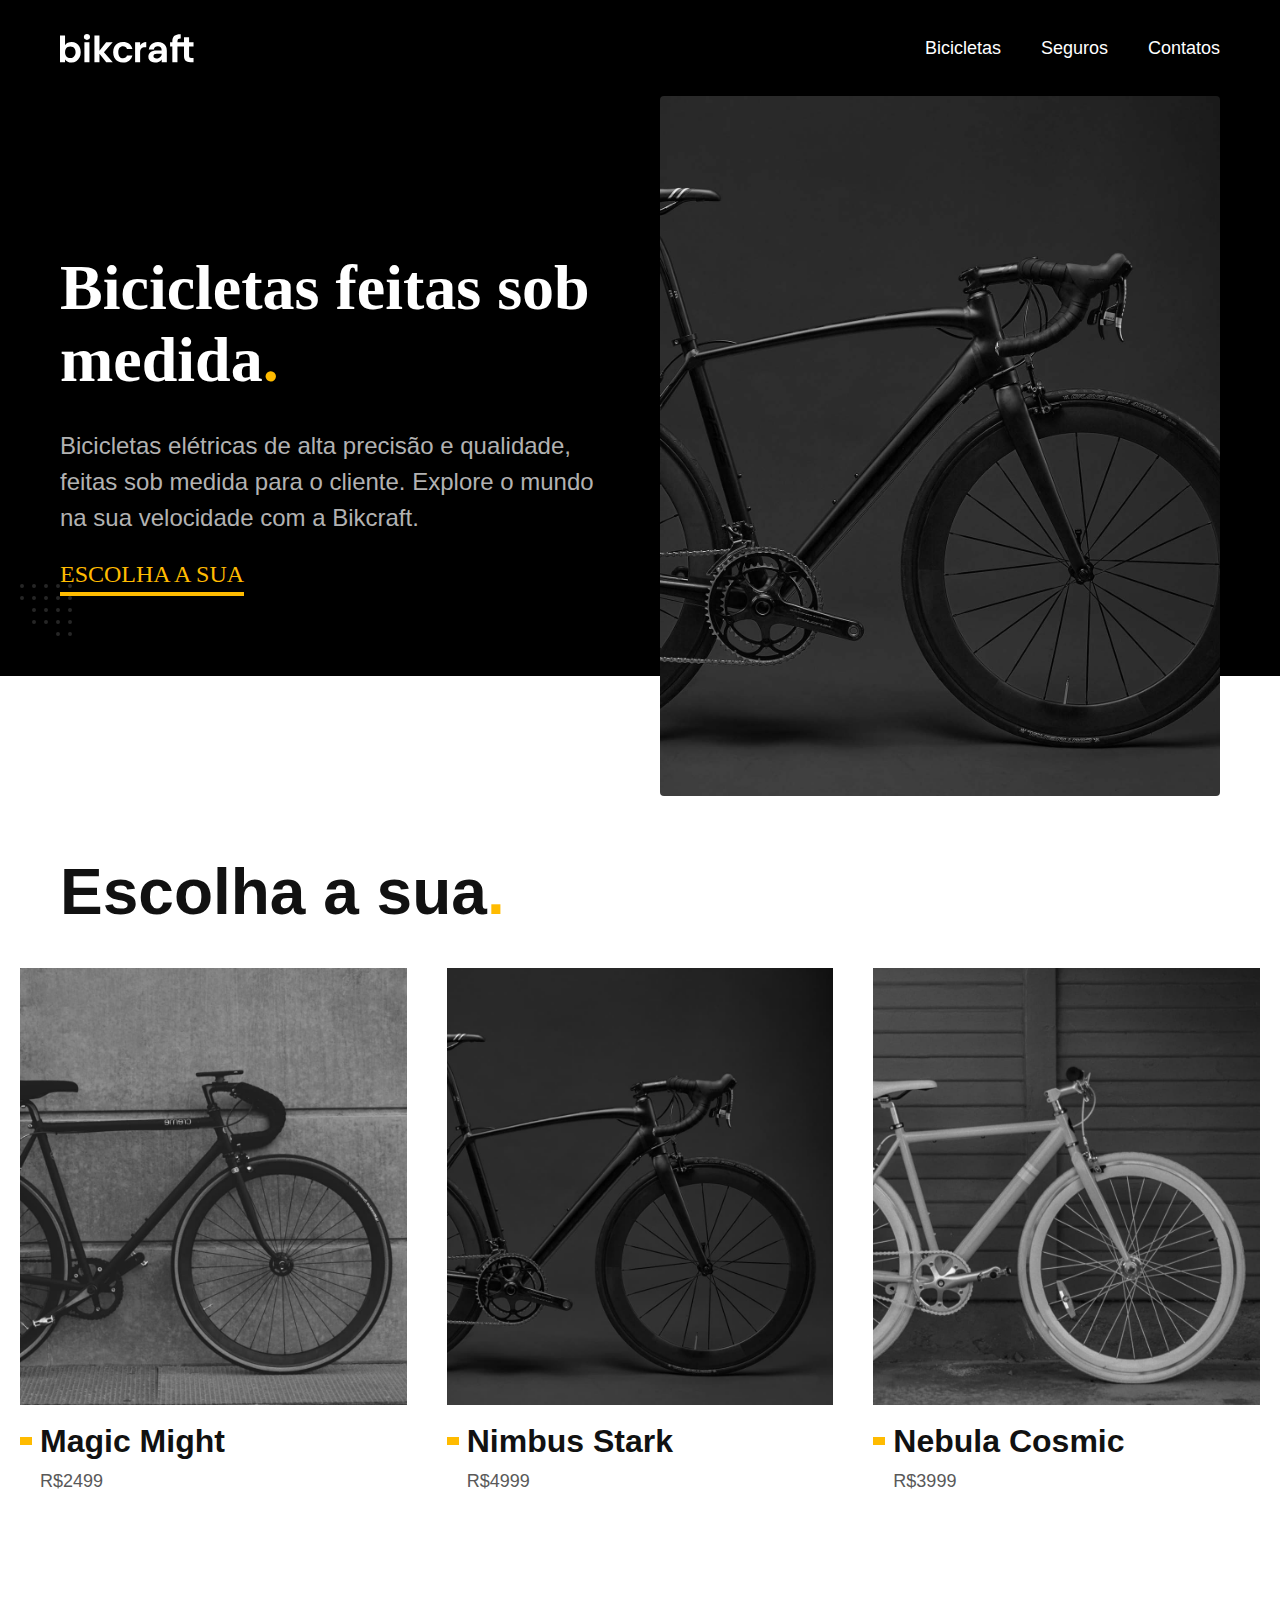
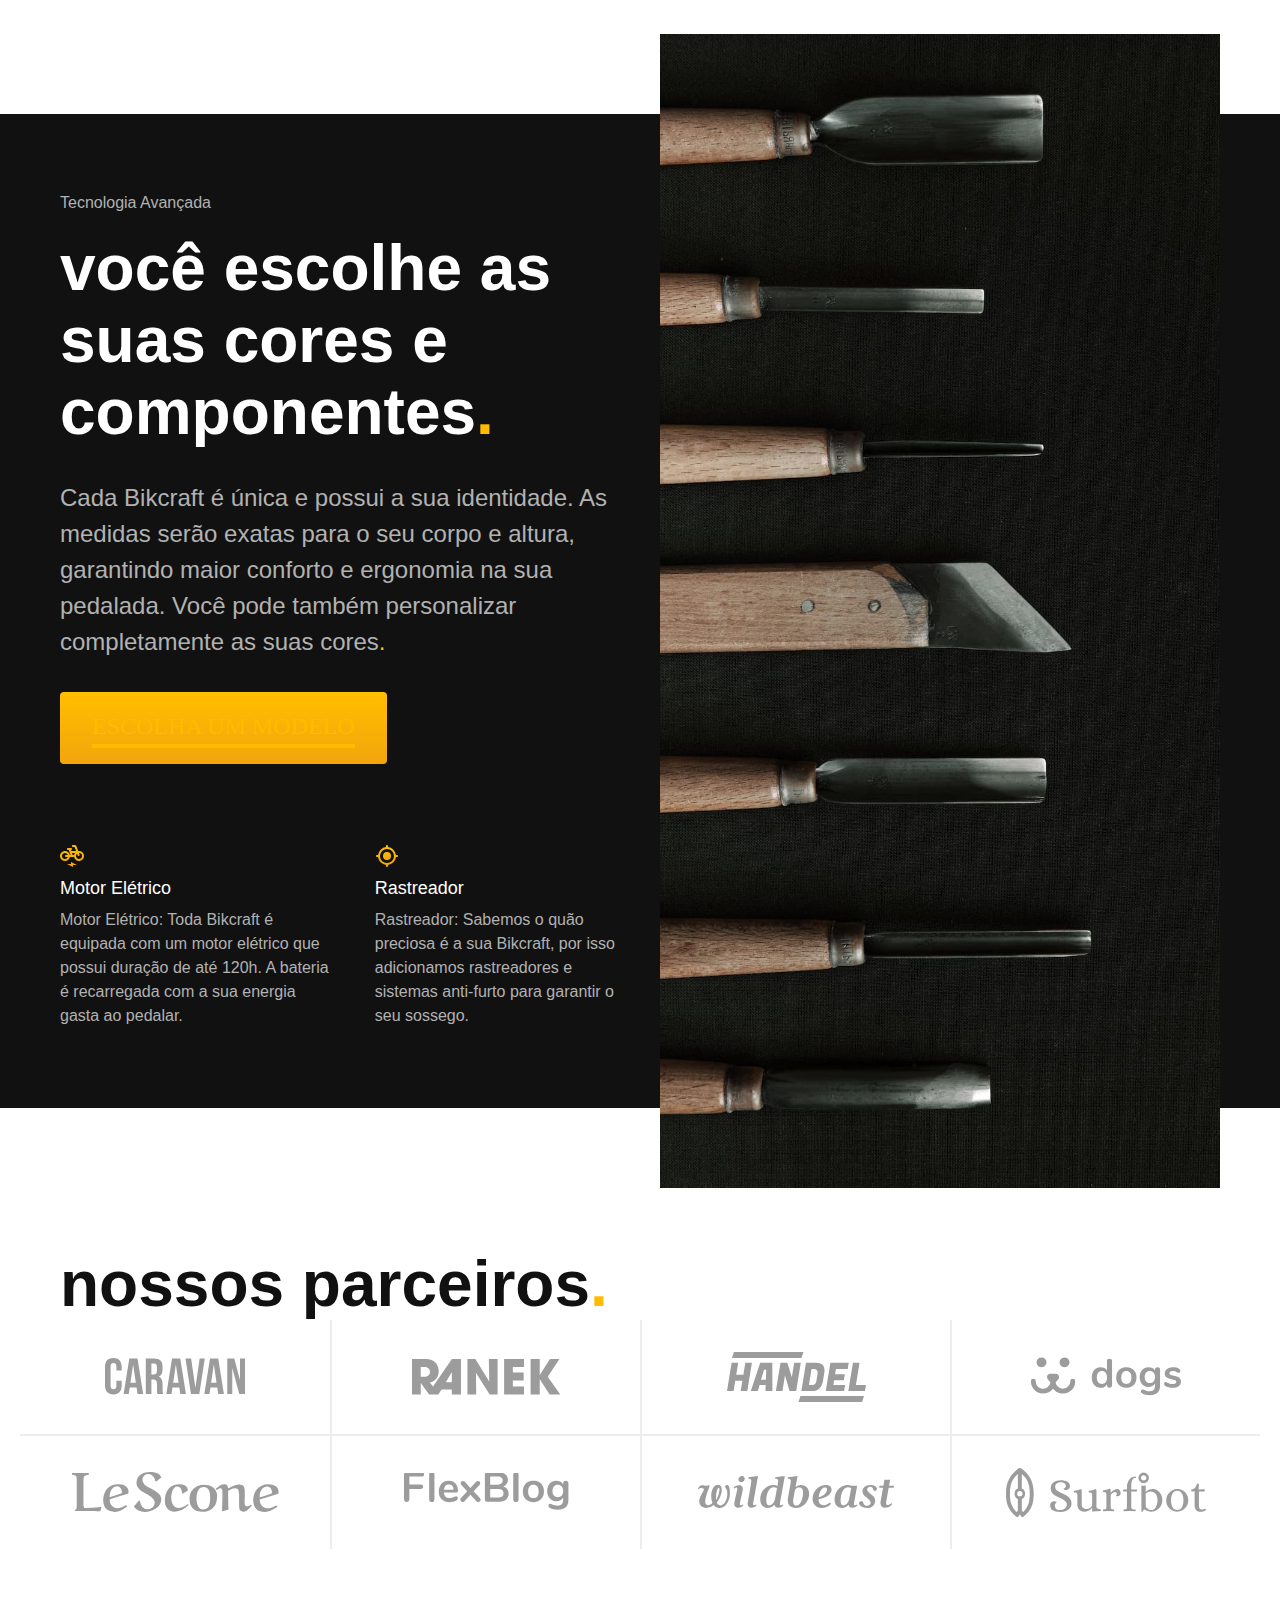
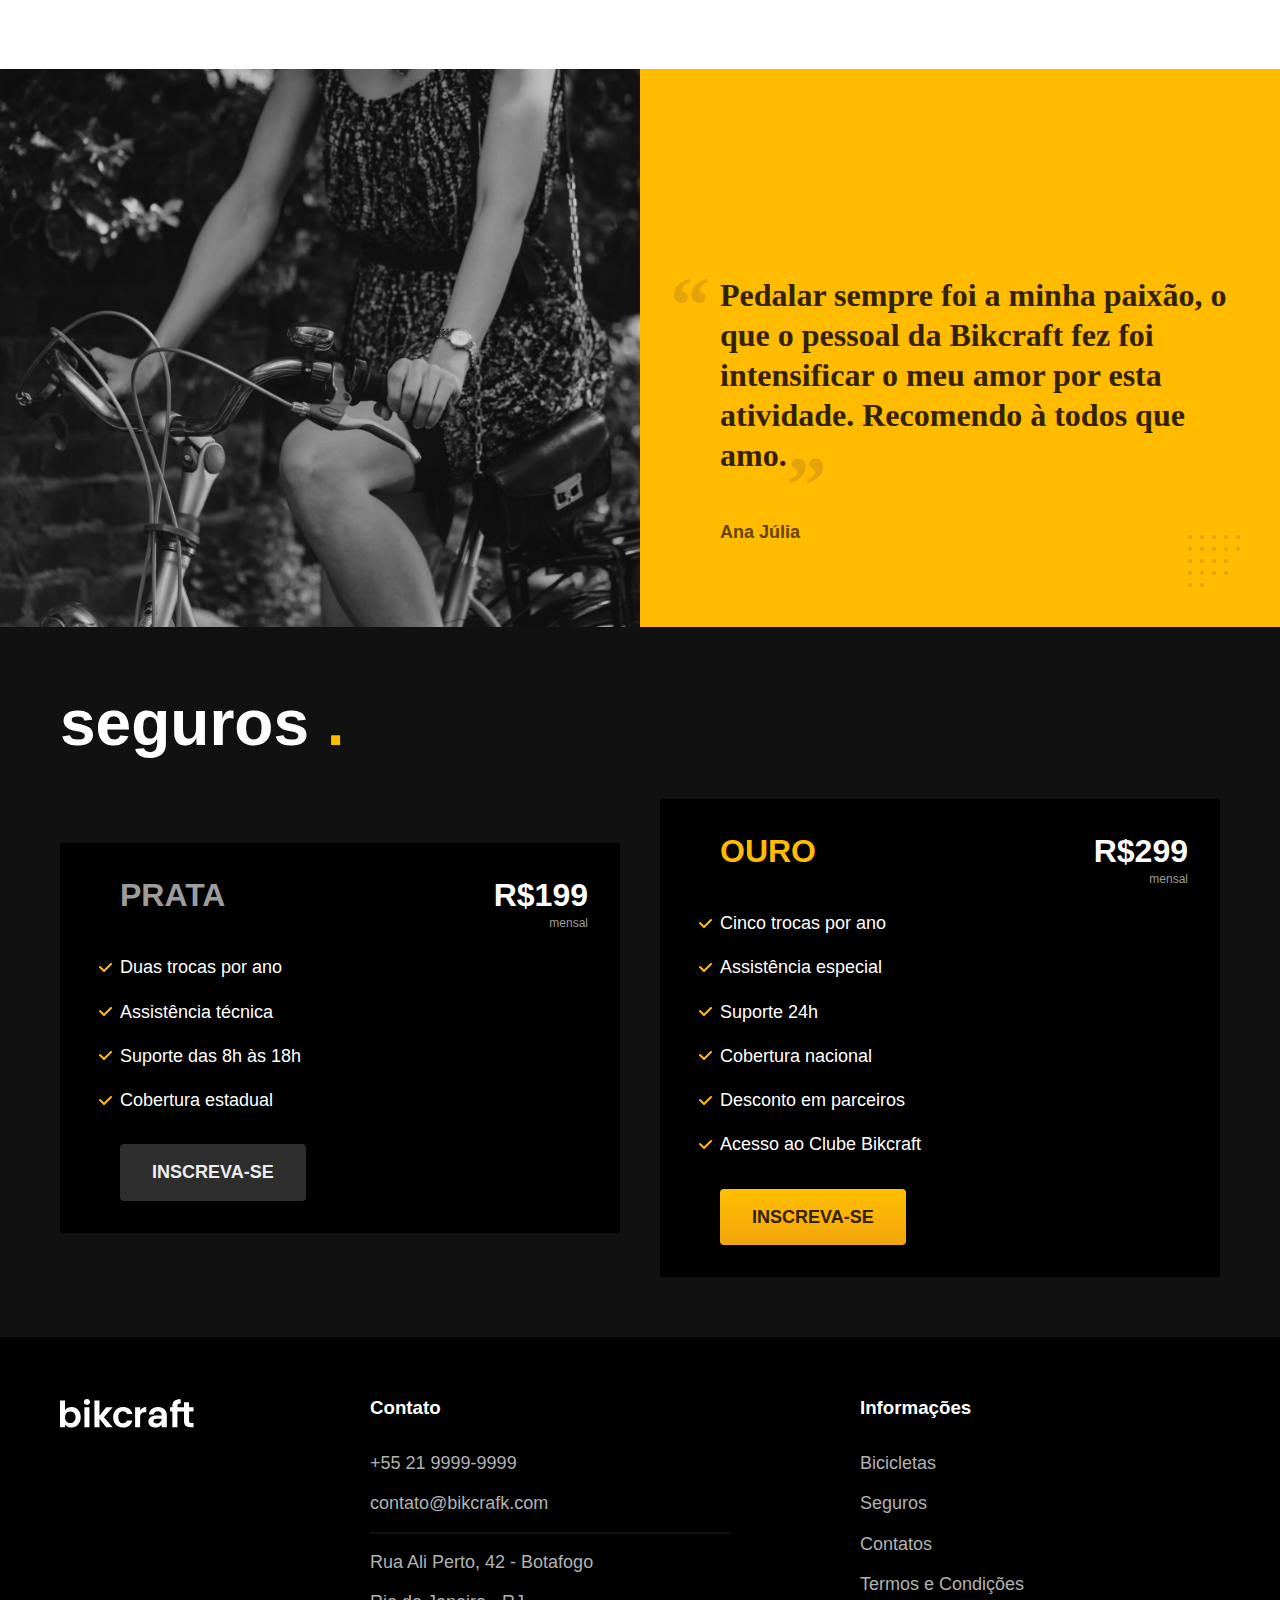
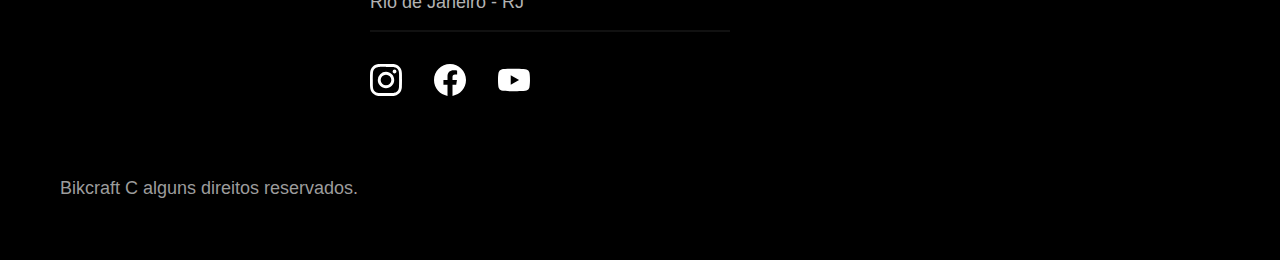
<file: index.html>
<!DOCTYPE html>
<html lang="pt-br">

<head>
  <meta charset="UTF-8">
  <meta name="viewport" content="width=device-width, initial-scale=1.0">

  <title>Bikcraft - Bicicletas Elétricas</title>
  <meta name="description" content="Bicicletas elétricas de alta precisão e qualidade,  feitas sob medida para o cliente. Explore o mundo na sua velocidade com a Bikcraft.">

  <link rel="preload" href="./css/style.css" as="style">
  <link rel="stylesheet" href="./css/style.css">

  <!-- <link rel="preconnect" href="https://fonts.googleapis.com">
  <link rel="preconnect" href="https://fonts.gstatic.com" crossorigin>
  <link href="https://fonts.googleapis.com/css2?family=Poppins:wght@400;600&family=Roboto:wght@400;600&display=swap" rel="stylesheet">
  <link rel="preconnect" href="https://fonts.googleapis.com">
  <link rel="preconnect" href="https://fonts.gstatic.com" crossorigin>
  <link href="https://fonts.googleapis.com/css2?family=Poppins:wght@400;600&family=Roboto:wght@400;500&display=swap" rel="stylesheet"> 
  <link rel="preconnect" href="https://fonts.googleapis.com">
  <link rel="preconnect" href="https://fonts.gstatic.com" crossorigin>
  <link href="https://fonts.googleapis.com/css2?family=Merriweather:wght@900&display=swap" rel="stylesheet">
-->

</head>

<body>
  <header class="header-bg">
    <div class="header container">
      <a href="../">
        <img src="../img/bikcraft.svg" width="136" height="32" alt="Bikcraft">
      </a>
      <nav aria-label="primaria">
        <ul class="header-menu font-1-m cor-0">
          <li><a href="../bicicletas.html">Bicicletas</a></li>
          <li><a href="../seguros.html">Seguros</a></li>
          <li><a href="../contatos.html">Contatos</a></li>
        </ul>
      </nav>
    </div>
  </header>

  <main class="introducao-bg">
    <div class="introducao container">
      <div class="introducao-conteudo">
        <h1 class="font-1-xxl cor-0">Bicicletas feitas sob medida<span class="cor-p1">.</span></h1>
        <p class="font-2-l cor-5">Bicicletas elétricas de alta precisão e qualidade, feitas sob medida para o cliente. Explore o mundo na sua velocidade com a Bikcraft.</p>
        <a class="link" href="../bicicletas.html">Escolha a sua</a>
      </div>
      <picture>
        <source media="(max-width: 800px)" srcset="./img/bicicletas/nimbus.jpg">
        <img src="./img/fotos/introducao.jpg" width="1280" height="1600" alt="Bicicleta elétrica preta.">
      </picture>
    </div>
  </main>

  <article class="bicicletas-lista">
    <h2 class="container font-1-xxl">Escolha a sua<span class="cor-p1">.</span></h2>

    <ul class="bicicletas-lista-itens">
      <li>
        <a href="../bicicletas/magic.html">
          <img src="../img/bicicletas/magic-home.jpg" width="920" height="1040" alt="Bicicleta Preta">
          <h3 class="font-1-xl">Magic Might</h3>
          <span class="font-2-m cor-8">R$2499</span>
        </a>
      </li>

      <li>
        <a href="../bicicletas/nimbus.html">
          <img src="../img/bicicletas/nimbus-home.jpg" width="920" height="1040" alt="Biciclea Preta">
          <h3 class="font-1-xl">Nimbus Stark</h3>
          <span class="font-2-m cor-8">R$4999</span>
        </a>
      </li>

      <li>
        <a href="../bicicletas/nebula.html">
          <img src="../img/bicicletas/nebula-home.jpg" width="920" height="1040" alt="Biciclea Preta">
          <h3 class="font-1-xl">Nebula Cosmic</h3>
          <span class="font-2-m cor-8">R$3999</span>
        </a>
      </li>
    </ul>
  </article>

  <article class="tecnologia-bg">
    <div class="tecnologia container">
      <div class="tecnologia-conteudo">
        <span class="font-2-l-b cor-5">Tecnologia Avançada</span>
        <h2 class="font-1-xxl cor-0">você escolhe as suas cores e componentes<span class="cor-p1">.</span></h2>
        <p class="font-2-l cor-5">Cada Bikcraft é única e possui a sua identidade. As medidas serão exatas para o seu corpo e altura, garantindo maior conforto e ergonomia na sua pedalada. Você pode também personalizar completamente as suas cores<span class="cor-p1">.</span></p>
        <a class="botao link" href="../bicicletas.html">Escolha um modelo</a>

        <div class="tecnologia-vantagens">
          <div>
            <img src="../img/icones/eletrica.svg" width="24" height="24" alt="">
            <h3 class="font-1-m cor-0">Motor Elétrico</h3>
            <p class="font-2-s cor-5">Motor Elétrico: Toda Bikcraft é equipada com um motor elétrico que possui duração de até 120h. A bateria é recarregada com a sua energia gasta ao pedalar.</p>
          </div>

          <div>
            <img src="../img/icones/rastreador.svg" width="24" height="24" alt="">
            <h3 class="font-1-m cor-0">Rastreador</h3>
            <p class="font-2-s cor-5">Rastreador: Sabemos o quão preciosa é a sua Bikcraft, por isso adicionamos rastreadores e sistemas anti-furto para garantir o seu sossego.</p>
          </div>
        </div>
      </div>

      <div class="tecnologia-imagem">
        <img src="../img/fotos/tecnologia.jpg" width="1200" height="1920" alt="">
      </div>

    </div>
  </article>

  <section class="parceiros" aria-label="Nossos Parceiros">
    <h2 class="container font-1-xxl">nossos parceiros<span class="cor-p1">.</span></h2>

    <ul>
      <li><img src="../img/parceiros/caravan.svg" width="140" height="38" alt="caravan"></li>
      <li><img src="../img/parceiros/ranek.svg" width="149" height="36" alt="ranek"></li>
      <li><img src="../img/parceiros/handel.svg" width="139" height="50" alt="handel"></li>
      <li><img src="../img/parceiros/dogs.svg" width="152" height="39" alt="dogs"></li>
      <li><img src="../img/parceiros/lescone.svg" width="208" height="41" alt="lescone"></li>
      <li><img src="../img/parceiros/flexblog.svg" width="165" height="38" alt="flexblog"></li>
      <li><img src="../img/parceiros/wildbeast.svg" width="196" height="34" alt="wildbeast"></li>
      <li><img src="../img/parceiros/surfbot.svg" width="200" height="49" alt="surfbot"></li>
    </ul>
  </section>

  <section class="depoimento" aria-label="Depoimento">
    <div>
      <img src="../img/fotos/depoimento.jpg" width="1560" height="1360" alt="Pessoa pedalando uma bicicleta Bikcraft">
    </div>
    <div class="depoimento-conteudo">
      <blockquote class="font-1-xl cor-p5">
        <p>
          Pedalar sempre foi a minha paixão, o que o pessoal da Bikcraft fez foi intensificar o meu amor por esta atividade. Recomendo à todos que amo.
        </p>
        <span class="font-1-m-b cor-p4">Ana Júlia</span>
      </blockquote>
    </div>
  </section>

  <article class="seguros-bg">
    <div class="seguros container">
      <h2 class="font-1-xxl cor-0">seguros
        <span class="cor-p1">.</span>
      </h2>

      <div class="seguros-item">
        <h3 class="font-1-xl cor-6">PRATA</h3>
        <span class="font-1-xl cor-0">R$199
          <span class="font-1-xs cor-6">mensal</span>
        </span>
        <ul class="font-2-m cor-0">
          <li>Duas trocas por ano</li>
          <li>Assistência técnica</li>
          <li>Suporte das 8h às 18h</li>
          <li>Cobertura estadual</li>
        </ul>

        <a class="botao secundario" href="../orcamento.html">Inscreva-se</a>
      </div>

      <div class="seguros-item">
        <h3 class="font-1-xl cor-p1">OURO</h3>
        <span class="font-1-xl cor-0">R$299
          <span class="font-1-xs cor-6">mensal</span>
        </span>
        <ul class="font-2-m cor-0">
          <li>Cinco trocas por ano</li>
          <li>Assistência especial</li>
          <li>Suporte 24h</li>
          <li>Cobertura nacional</li>
          <li>Desconto em parceiros</li>
          <li>Acesso ao Clube Bikcraft</li>
        </ul>

        <a class="botao " href="../orcamento.html">Inscreva-se</a>
      </div>

    </div>
  </article>

  <footer class="footer-bg">
    <div class="footer container">
      <img src="../img/bikcraft.svg" width="136" height="32" alt="Bikcraft">

      <div class="footer-contato">
        <h3 class="font-2-l-b cor-0">Contato</h3>
        <ul class="font-2-m cor-5">
          <li><a href="tel:+552199999999">+55 21 9999-9999</a></li>
          <li><a href="mailto:contato@bikcrafk.com">contato@bikcrafk.com</a></li>
          <li>Rua Ali Perto, 42 - Botafogo</li>
          <li>Rio de Janeiro - RJ</li>
        </ul>
        <div class="footer-redes">
          <a href="../">
            <img src="../img/redes/instagram.svg" width="32" height="32" alt="instagram">
          </a>
          <a href="../">
            <img src="../img/redes/facebook.svg" width="32" height="32" alt="Facebook">
          </a>
          <a href="../">
            <img src="../img/redes/youtube.svg" width="32" height="32" alt="You Tube">
          </a>
        </div>
      </div>

      <div class="footer-informacoes">
        <h3 class="font-2-l-b cor-0">Informações</h3>
        <nav>
          <ul class="font-1-m cor-5">
            <li><a href="../bicicletas.html">Bicicletas</a></li>
            <li><a href="../seguros.html">Seguros</a></li>
            <li><a href="../contatos.html">Contatos</a></li>
            <li><a href="../termos.html">Termos e Condições</a></li>
          </ul>
        </nav>
      </div>

      <p class="footer-copy font-2-m cor-6">Bikcraft C alguns direitos reservados.</p>

    </div>
  </footer>

</body>

</html>
</file>
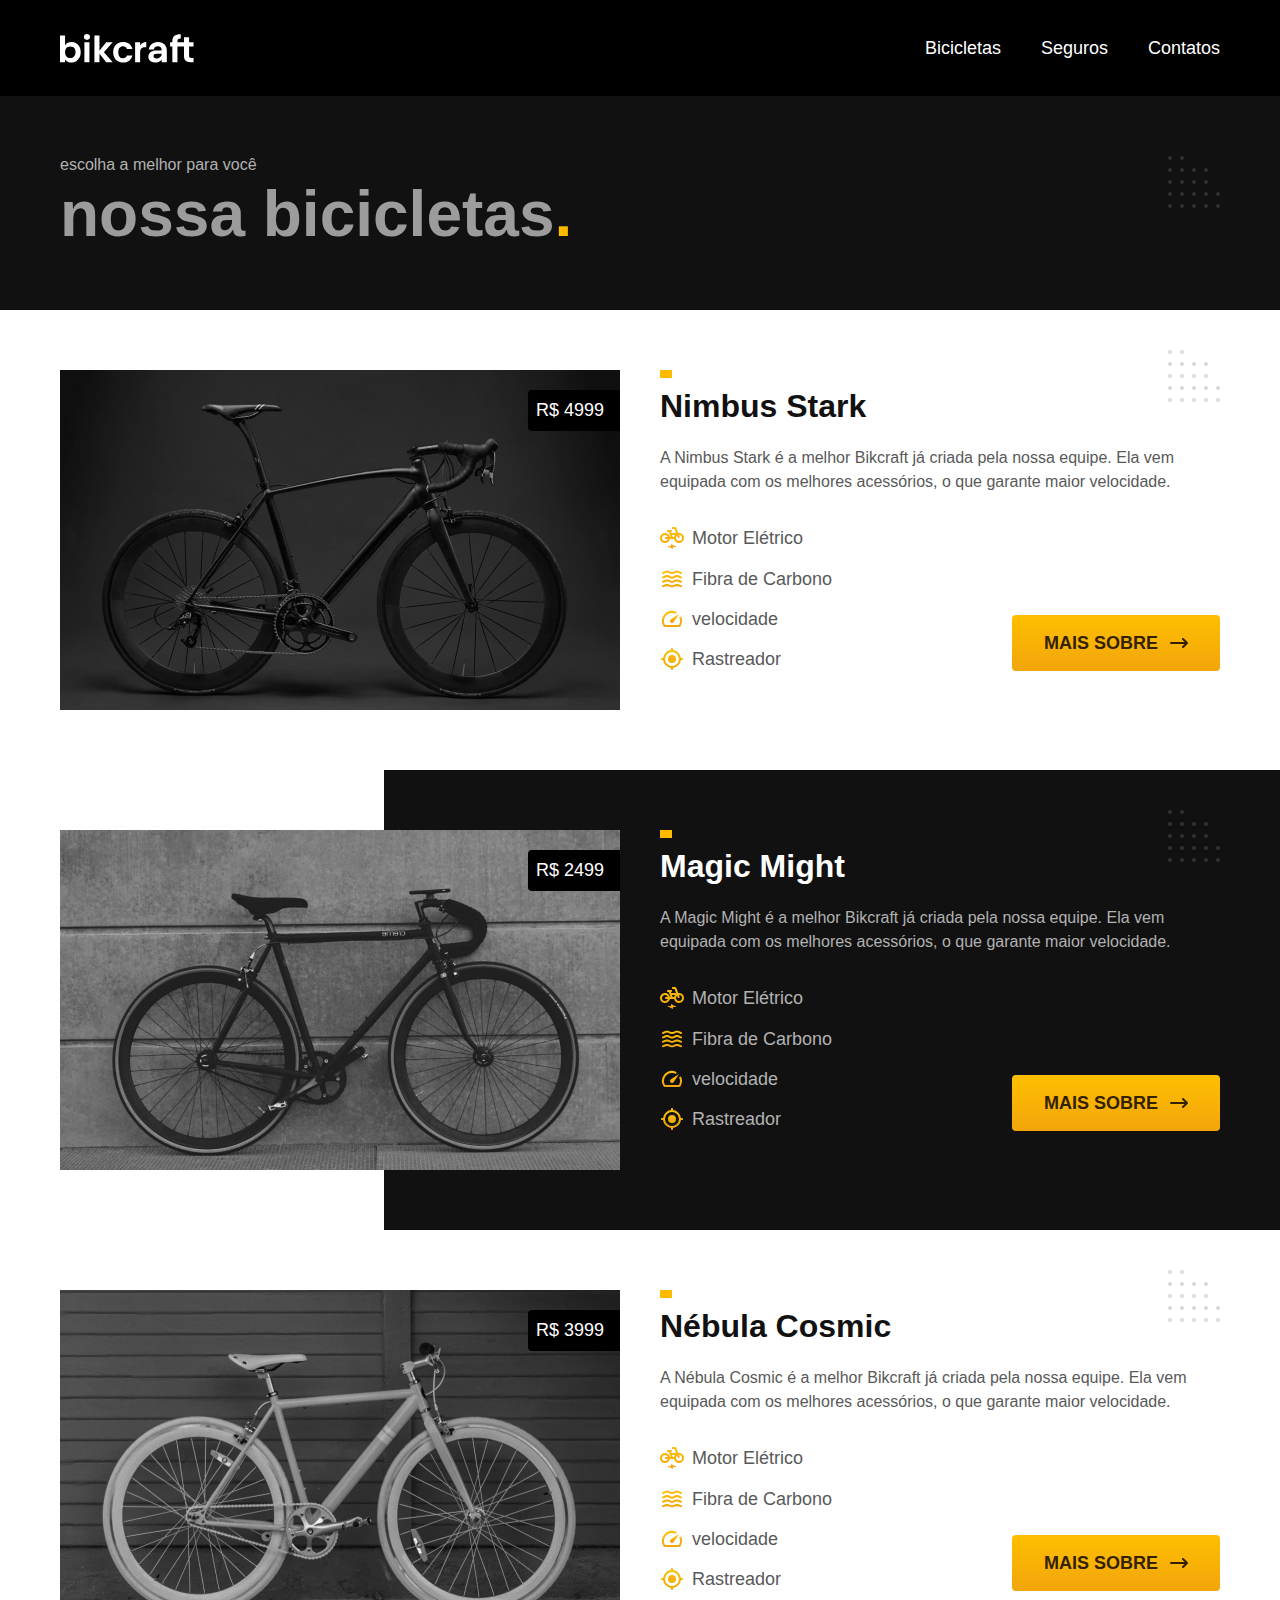
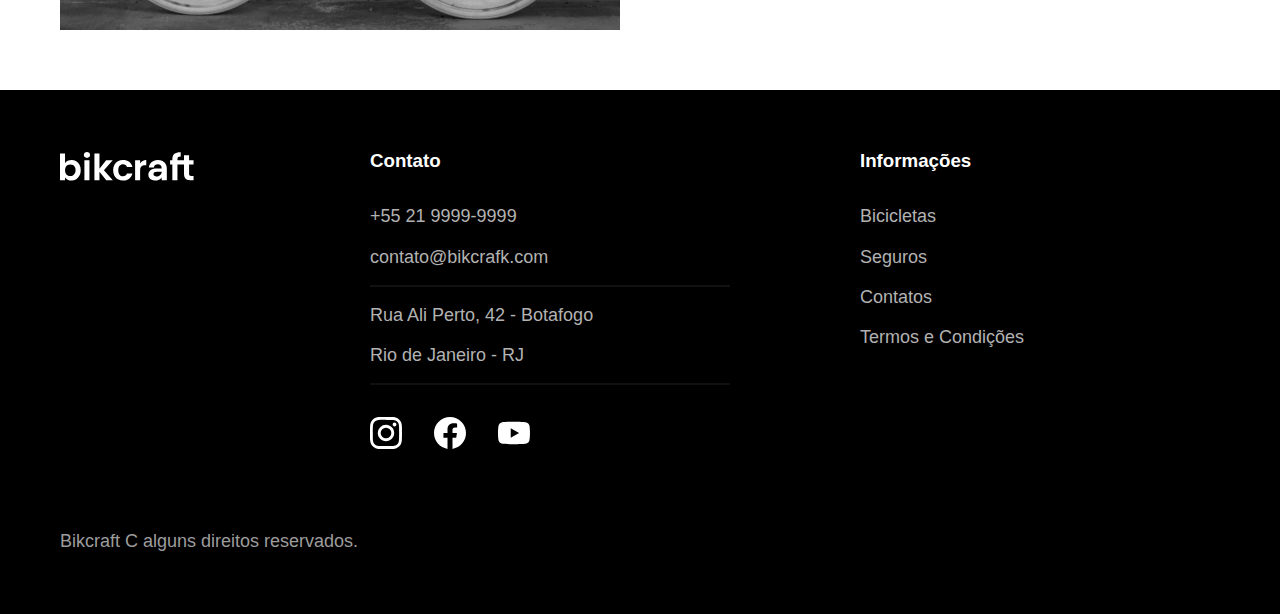
<file: bicicletas.html>
<!DOCTYPE html>
<html lang="pt-br">

<head>
  <meta charset="UTF-8">
  <meta name="viewport" content="width=device-width, initial-scale=1.0">

  <title>Bicicletas | Bikcraft</title>
  <meta name="description" content="Bicicletas.">

  <link rel="preload" href="./css/style.css" as="style">
  <link rel="stylesheet" href="./css/style.css">

  <!-- <link rel="preconnect" href="https://fonts.googleapis.com">
  <link rel="preconnect" href="https://fonts.gstatic.com" crossorigin>
  <link href="https://fonts.googleapis.com/css2?family=Poppins:wght@400;600&family=Roboto:wght@400;600&display=swap" rel="stylesheet">
  <link rel="preconnect" href="https://fonts.googleapis.com">
  <link rel="preconnect" href="https://fonts.gstatic.com" crossorigin>
  <link href="https://fonts.googleapis.com/css2?family=Poppins:wght@400;600&family=Roboto:wght@400;500&display=swap" rel="stylesheet"> 
  <link rel="preconnect" href="https://fonts.googleapis.com">
  <link rel="preconnect" href="https://fonts.gstatic.com" crossorigin>
  <link href="https://fonts.googleapis.com/css2?family=Merriweather:wght@900&display=swap" rel="stylesheet">
-->
</head>

<body id="bicicletas">
  <header class="header-bg">
    <div class="header container">
      <a href="./">
        <img src="./img/bikcraft.svg" alt="Bikcraft">
      </a>
      <nav aria-label="primaria">
        <ul class="header-menu font-1-m cor-0">
          <li><a href="./bicicletas.html">Bicicletas</a></li>
          <li><a href="./seguros.html">Seguros</a></li>
          <li><a href="./contato.html">Contatos</a></li>
        </ul>
      </nav>
    </div>
  </header>

  <main>
    <div class="titulo-bg">
      <div class="titulo container">
        <p class="font-2-l-b cor-5">Escolha a melhor para você</p>
        <h1 class="font-1-xxl cor-6">nossa bicicletas<span class="cor-p1">.</span></h1>
      </div>
    </div>

    <div class="bicicletas-bg">
      <div class="bicicletas container">
        <div class="bicicletas-imagem">
          <img src="./img/bicicletas/nimbus.jpg" alt="Bicicleta preta">
          <span class="font-2-m cor-0">R$ 4999</span>
        </div>
        <div class="bicicletas-conteudo">
          <h2 class="font-1-xl">Nimbus Stark</h2>
          <p class="font-2-s cor-8">A Nimbus Stark é a melhor Bikcraft já criada pela nossa equipe. Ela vem equipada com os melhores acessórios, o que garante maior velocidade.</p>
          <ul class="font-1-m cor-8">
            <li>
              <img src="./img/icones/eletrica.svg" alt="">
              Motor Elétrico
            </li>
            <li>
              <img src="./img/icones/carbono.svg" alt="">
              Fibra de Carbono
            </li>
            <li>
              <img src="./img/icones/velocidade.svg" alt="">
              velocidade
            </li>
            <li>
              <img src="./img/icones/rastreador.svg" alt="">
              Rastreador
            </li>
          </ul>
          <a class="botao seta" href="./bicicletas/nimbus.html">Mais Sobre</a>
        </div>
      </div>
    </div>

    <div class="bicicletas-bg">
      <div class="bicicletas container">
        <div class="bicicletas-imagem">
          <img src="./img/bicicletas/magic.jpg" alt="Bicicleta preta">
          <span class="font-2-m cor-0">R$ 2499</span>
        </div>
        <div class="bicicletas-conteudo">
          <h2 class="font-1-xl cor-0">Magic Might</h2>
          <p class="font-2-s cor-5">A Magic Might é a melhor Bikcraft já criada pela nossa equipe. Ela vem equipada com os melhores acessórios, o que garante maior velocidade.</p>
          <ul class="font-1-m cor-5">
            <li>
              <img src="./img/icones/eletrica.svg" alt="">
              Motor Elétrico
            </li>
            <li>
              <img src="./img/icones/carbono.svg" alt="">
              Fibra de Carbono
            </li>
            <li>
              <img src="./img/icones/velocidade.svg" alt="">
              velocidade
            </li>
            <li>
              <img src="./img/icones/rastreador.svg" alt="">
              Rastreador
            </li>
          </ul>
          <a class="botao seta" href="./bicicletas/magic.html">Mais Sobre</a>
        </div>
      </div>
    </div>

    <div class="bicicletas-bg">
      <div class="bicicletas container">
        <div class="bicicletas-imagem">
          <img src="./img/bicicletas/nebula.jpg" alt="Bicicleta preta">
          <span class="font-2-m cor-0">R$ 3999</span>
        </div>
        <div class="bicicletas-conteudo">
          <h2 class="font-1-xl">Nébula Cosmic</h2>
          <p class="font-2-s cor-8">A Nébula Cosmic é a melhor Bikcraft já criada pela nossa equipe. Ela vem equipada com os melhores acessórios, o que garante maior velocidade.</p>
          <ul class="font-1-m cor-8">
            <li>
              <img src="./img/icones/eletrica.svg" alt="">
              Motor Elétrico
            </li>
            <li>
              <img src="./img/icones/carbono.svg" alt="">
              Fibra de Carbono
            </li>
            <li>
              <img src="./img/icones/velocidade.svg" alt="">
              velocidade
            </li>
            <li>
              <img src="./img/icones/rastreador.svg" alt="">
              Rastreador
            </li>
          </ul>
          <a class="botao seta" href="./bicicletas/nebula.html">Mais Sobre</a>
        </div>
      </div>
    </div>

  </main>

  <footer class="footer-bg">
    <div class="footer container">
      <img src="./img/bikcraft.svg" alt="Bikcraft">

      <div class="footer-contato">
        <h3 class="font-2-l-b cor-0">Contato</h3>
        <ul class="font-2-m cor-5">
          <li><a href="tel:+552199999999">+55 21 9999-9999</a></li>
          <li><a href="mailto:contato@bikcrafk.com">contato@bikcrafk.com</a></li>
          <li>Rua Ali Perto, 42 - Botafogo</li>
          <li>Rio de Janeiro - RJ</li>
        </ul>
        <div class="footer-redes">
          <a href="./">
            <img src="./img/redes/instagram.svg" alt="instagram">
          </a>
          <a href="./">
            <img src="./img/redes/facebook.svg" alt="Facebook">
          </a>
          <a href="./">
            <img src="./img/redes/youtube.svg" alt="You Tube">
          </a>
        </div>
      </div>

      <div class="footer-informacoes">
        <h3 class="font-2-l-b cor-0">Informações</h3>
        <nav>
          <ul class="font-1-m cor-5">
            <li><a href="./bicicletas.html">Bicicletas</a></li>
            <li><a href="./seguros.html">Seguros</a></li>
            <li><a href="./contatos.html">Contatos</a></li>
            <li><a href="./termos.html">Termos e Condições</a></li>
          </ul>
        </nav>
      </div>

      <p class="footer-copy font-2-m cor-6">Bikcraft C alguns direitos reservados.</p>

    </div>
  </footer>

</body>

</html>
</file>
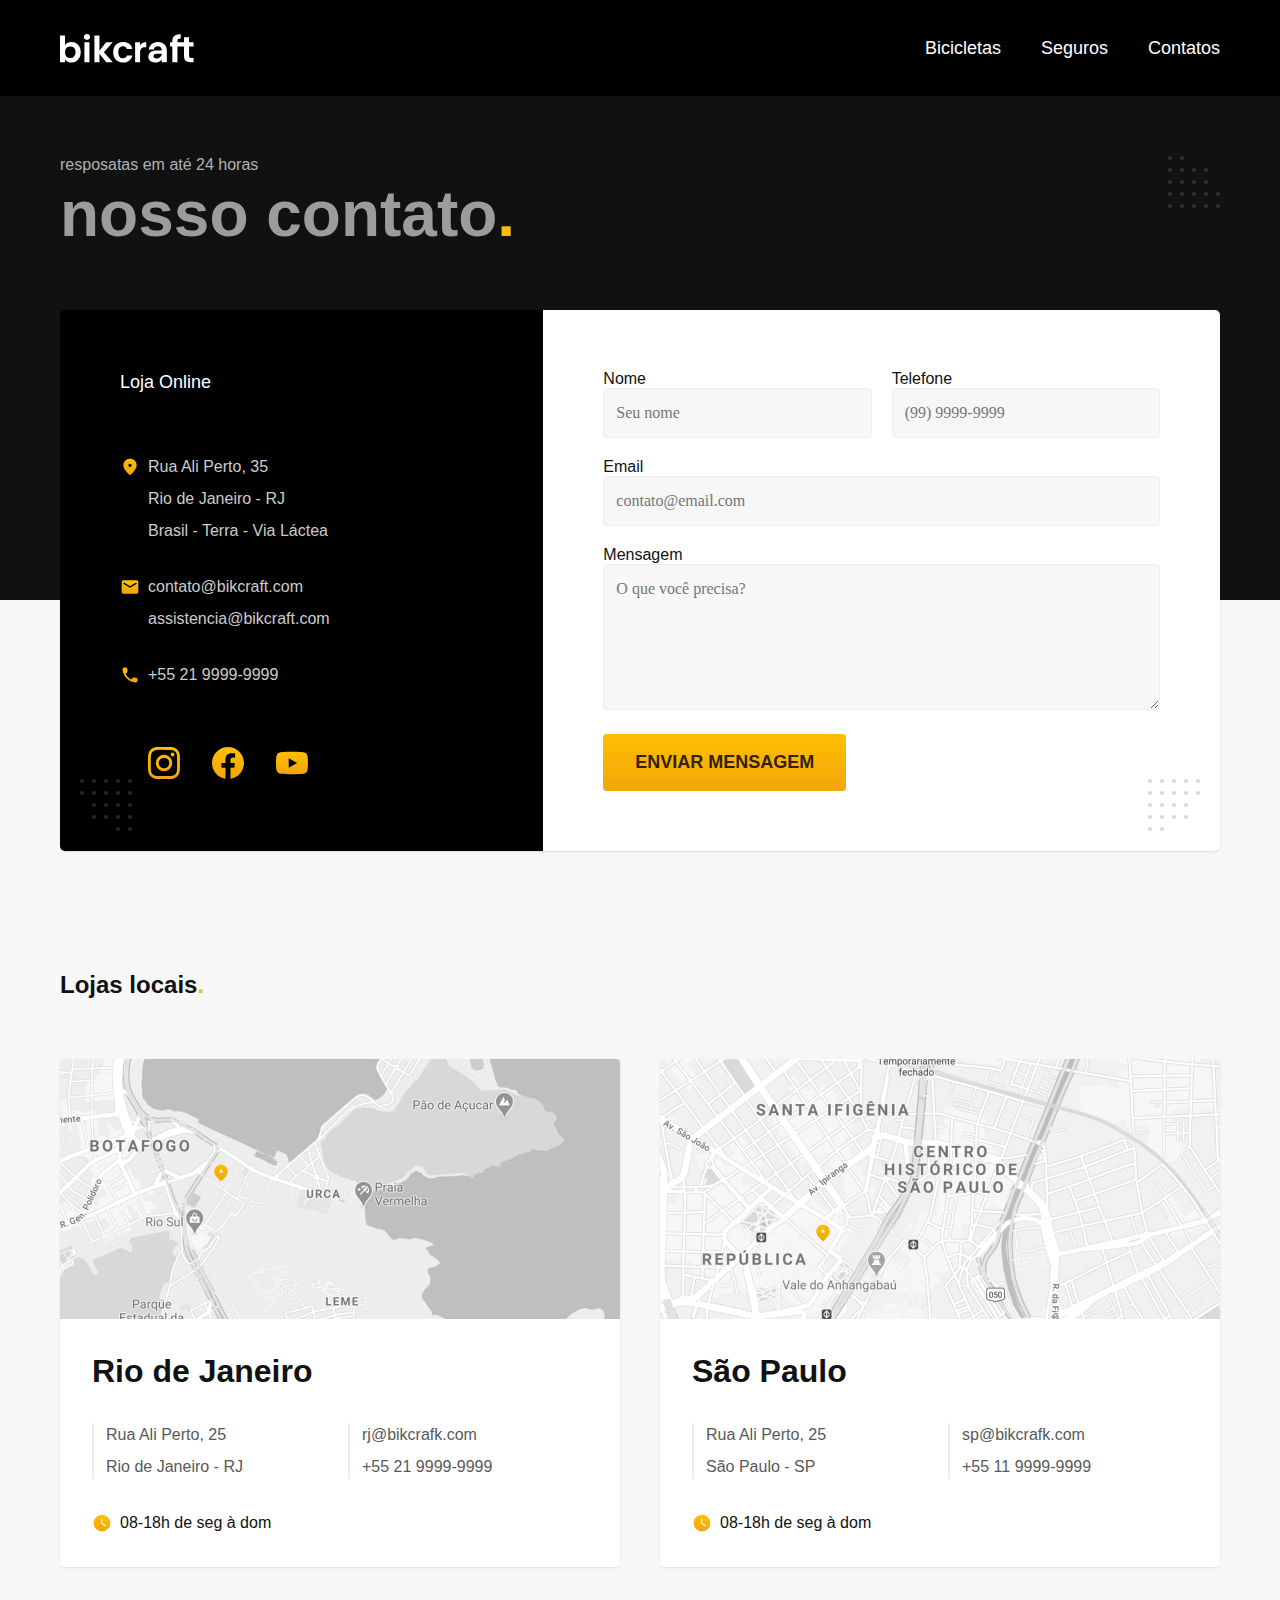
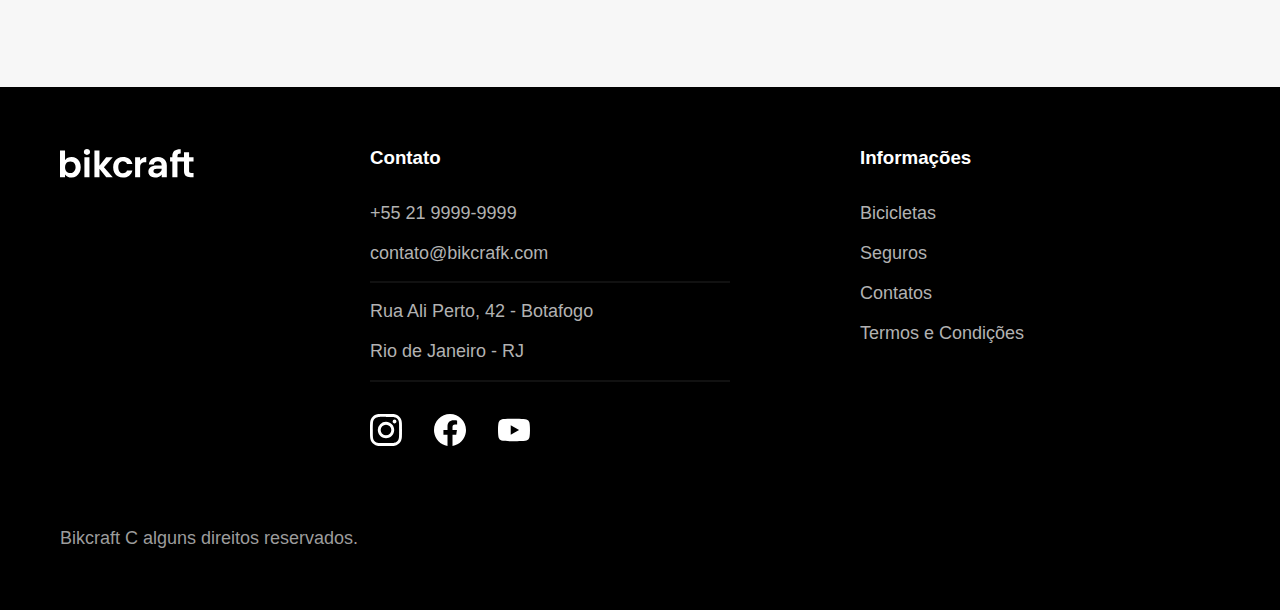
<file: contato.html>
<!DOCTYPE html>
<html lang="pt-br">

<head>
  <meta charset="UTF-8">
  <meta name="viewport" content="width=device-width, initial-scale=1.0">

  <title>Contato | Bikcraft</title>
  <meta name="description" content="Termos e condições.">

  <link rel="preload" href="./css/style.css" as="style">
  <link rel="stylesheet" href="./css/style.css">

  <!-- <link rel="preconnect" href="https://fonts.googleapis.com">
  <link rel="preconnect" href="https://fonts.gstatic.com" crossorigin>
  <link href="https://fonts.googleapis.com/css2?family=Poppins:wght@400;600&family=Roboto:wght@400;600&display=swap" rel="stylesheet">
  <link rel="preconnect" href="https://fonts.googleapis.com">
  <link rel="preconnect" href="https://fonts.gstatic.com" crossorigin>
  <link href="https://fonts.googleapis.com/css2?family=Poppins:wght@400;600&family=Roboto:wght@400;500&display=swap" rel="stylesheet"> 
  <link rel="preconnect" href="https://fonts.googleapis.com">
  <link rel="preconnect" href="https://fonts.gstatic.com" crossorigin>
  <link href="https://fonts.googleapis.com/css2?family=Merriweather:wght@900&display=swap" rel="stylesheet">
-->
</head>

<body id="contato">
  <header class="header-bg">
    <div class="header container">
      <a href="./">
        <img src="./img/bikcraft.svg" alt="Bikcraft">
      </a>
      <nav aria-label="primaria">
        <ul class="header-menu font-1-m cor-0">
          <li><a href="./bicicletas.html">Bicicletas</a></li>
          <li><a href="./seguros.html">Seguros</a></li>
          <li><a href="./contatos.html">Contatos</a></li>
        </ul>
      </nav>
    </div>
  </header>

  <main>
    <div class="titulo-bg">
      <div class="titulo container">
        <p class="font-2-l-b cor-5">Resposatas em até 24 horas</p>
        <h1 class="font-1-xxl cor-6">nosso contato<span class="cor-p1">.</span></h1>
      </div>
    </div>

    <div class="contato container">
      <section class="contato-dados" aria-label="Endereço">
        <h2 class="font-1-m cor-0">Loja Online</h2>
        <div class="contato-endereco font-2-s cor-4">
          <p>Rua Ali Perto, 35</p>
          <p>Rio de Janeiro - RJ</p>
          <p>Brasil - Terra - Via Láctea</p>
        </div>
        <address class="contato-meios font-2-s cor-4">
          <a href="mailto:contato@bikcraft.com">contato@bikcraft.com</a>
          <a href="mailto:assistencia@bikcraft.com">assistencia@bikcraft.com</a>
          <a href="tel:+552199999999">+55 21 9999-9999</a>
        </address>
        <div class="contato-redes">
          <a href="./">
            <img src="./img/redes/instagram-p.svg" alt="instagram">
          </a>
          <a href="./">
            <img src="./img/redes/facebook-p.svg" alt="Facebook">
          </a>
          <a href="./">
            <img src="./img/redes/youtube-p.svg" alt="You Tube">
          </a>
        </div>
      </section>
      <section class="contato-formulario" aria-label="Formulário">
        <form class="form" action="./contato/html">
          <div>
            <label for="nome">Nome</label>
            <input type="text" id="nome" name="nome" placeholder="Seu nome">
          </div>
          <div>
            <label for="telefone">Telefone</label>
            <input type="text" id="telefone" name="telefone" placeholder="(99) 9999-9999">
          </div>
          <div class="col-2">
            <label for="email">Email</label>
            <input type="email" id="email" name="email" placeholder="contato@email.com">
          </div>
          <div class="col-2">
            <label for="mensagem">Mensagem</label>
            <textarea rows="5" id="mensagem" name="mensagem" placeholder="O que você precisa?"></textarea>
          </div>
          <button class="botao col-2">Enviar Mensagem</button>
        </form>
      </section>
    </div>

  </main>

  <article class="lojas container">
    <h2>Lojas locais<span class="cor-p1">.</span></h2>
    <div class="lojas-item">
      <img src="./img/lojas/rj.jpg" alt="Mapa marcando o endereço em Rua Ali perto, 25 - Rio de Janeiro - RJ">
      <div class="lojas-conteudo">
        <h3 class="font-1-xl">Rio de Janeiro</h3>
        <div class="lojas-dados font-2-s cor-8">
          <p>Rua Ali Perto, 25</p>
          <p>Rio de Janeiro - RJ</p>
        </div>
        <div class="lojas-dados font-2-s cor-8">
          <a href="mailto:rj@bikcrafk.com">rj@bikcrafk.com</a>
          <a href="tel:+552199999999">+55 21 9999-9999</a>
        </div>
        <p class="lojas-tempo font-1-s"><img src="./img/icones/horario.svg">08-18h de seg à dom</p>
      </div>
    </div>

    <div class="lojas-item">
      <img src="./img/lojas/sp.jpg" alt="Mapa marcando o endereço em Rua Ali perto, 25 - São Paulo - SP">
      <div class="lojas-conteudo">
        <h3 class="font-1-xl">São Paulo</h3>
        <div class="lojas-dados font-2-s cor-8">
          <p>Rua Ali Perto, 25</p>
          <p>São Paulo - SP</p>
        </div>
        <div class="lojas-dados font-2-s cor-8">
          <a href="mailto:sp@bikcrafk.com">sp@bikcrafk.com</a>
          <a href="tel:+552199999999">+55 11 9999-9999</a>
        </div>
        <p class="lojas-tempo font-1-s"><img src="./img/icones/horario.svg">08-18h de seg à dom</p>
      </div>
    </div>
  </article>

  <footer class="footer-bg">
    <div class="footer container">
      <img src="./img/bikcraft.svg" alt="Bikcraft">

      <div class="footer-contato">
        <h3 class="font-2-l-b cor-0">Contato</h3>
        <ul class="font-2-m cor-5">
          <li><a href="tel:+552199999999">+55 21 9999-9999</a></li>
          <li><a href="mailto:contato@bikcrafk.com">contato@bikcrafk.com</a></li>
          <li>Rua Ali Perto, 42 - Botafogo</li>
          <li>Rio de Janeiro - RJ</li>
        </ul>
        <div class="footer-redes">
          <a href="./">
            <img src="./img/redes/instagram.svg" alt="instagram">
          </a>
          <a href="./">
            <img src="./img/redes/facebook.svg" alt="Facebook">
          </a>
          <a href="./">
            <img src="./img/redes/youtube.svg" alt="You Tube">
          </a>
        </div>
      </div>

      <div class="footer-informacoes">
        <h3 class="font-2-l-b cor-0">Informações</h3>
        <nav>
          <ul class="font-1-m cor-5">
            <li><a href="./bicicletas.html">Bicicletas</a></li>
            <li><a href="./seguros.html">Seguros</a></li>
            <li><a href="./contatos.html">Contatos</a></li>
            <li><a href="./termos.html">Termos e Condições</a></li>
          </ul>
        </nav>
      </div>

      <p class="footer-copy font-2-m cor-6">Bikcraft C alguns direitos reservados.</p>

    </div>
  </footer>

</body>

</html>
</file>
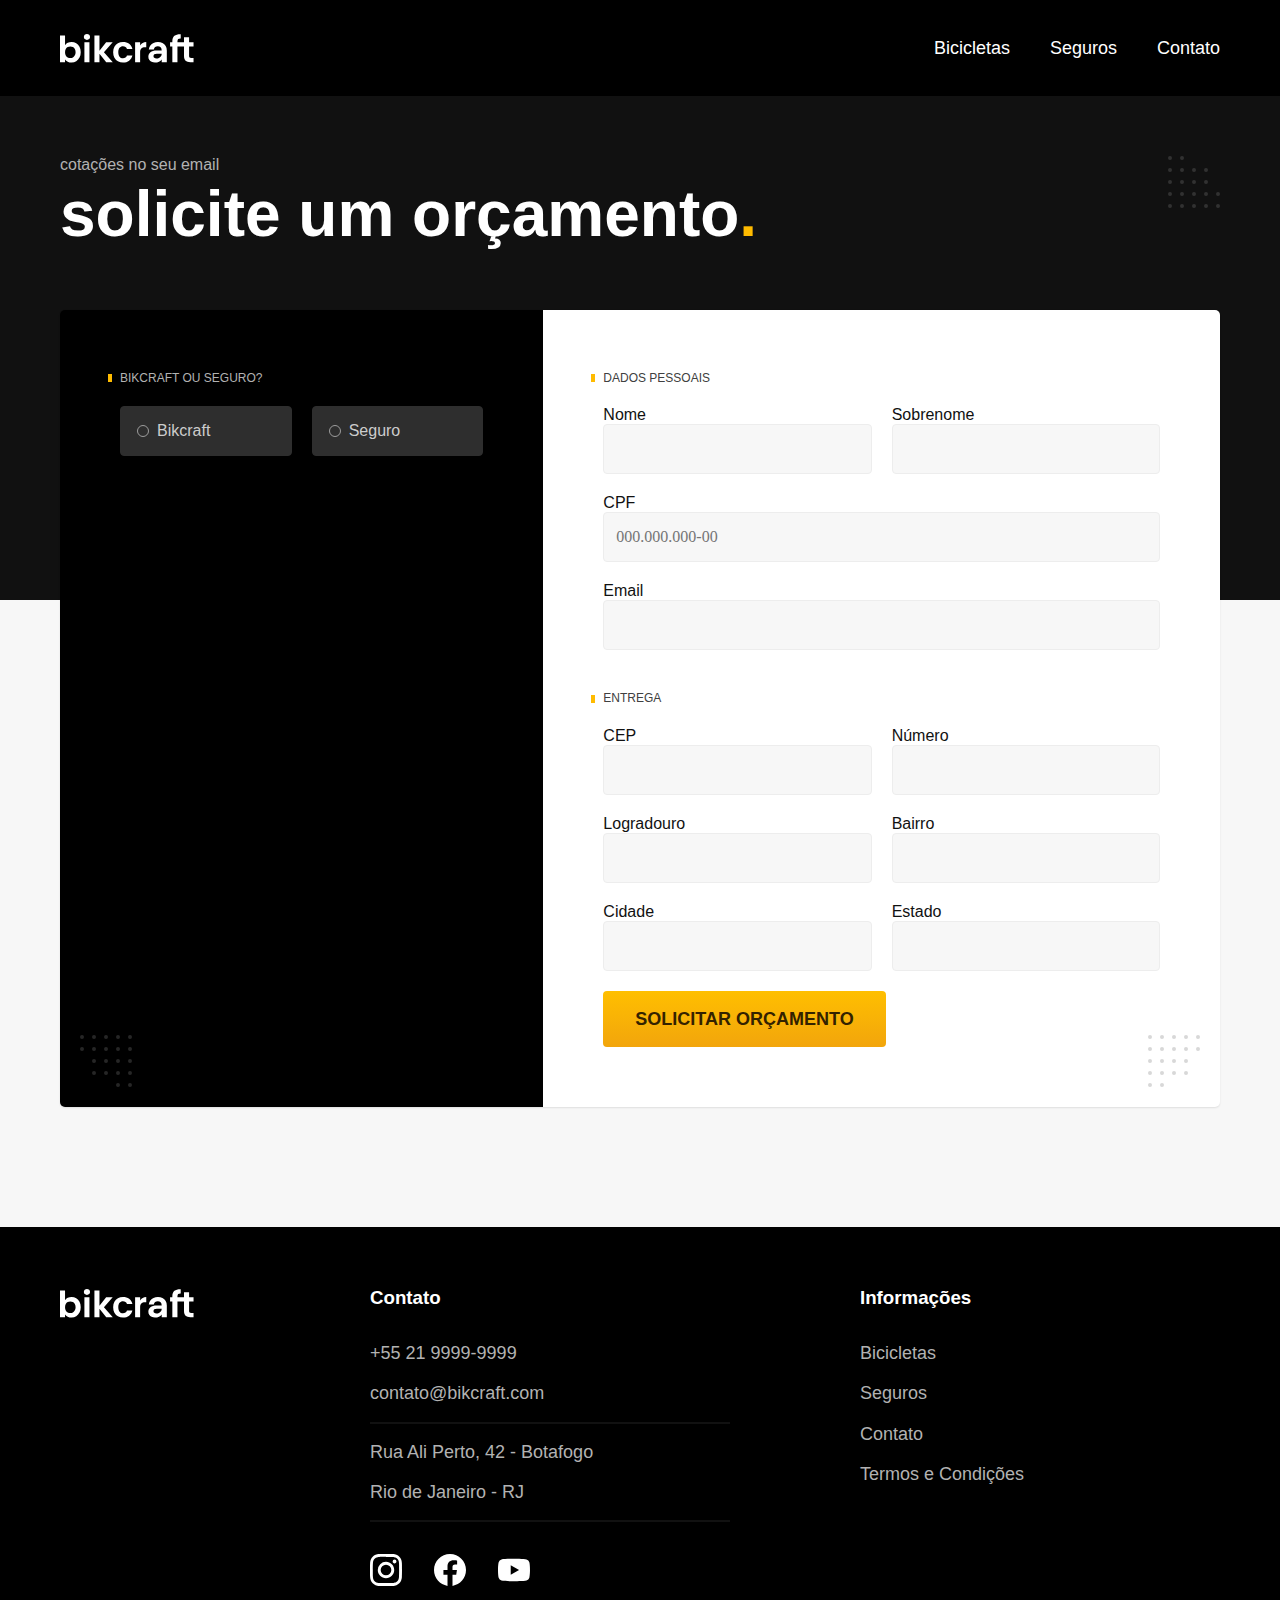
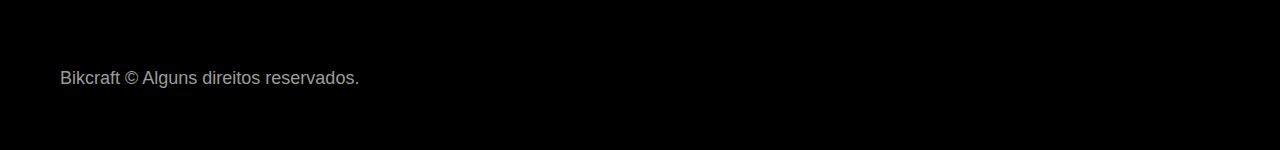
<file: orcamento.html>
<!DOCTYPE html>
<html lang="pt-br">

<head>
  <meta charset="UTF-8">
  <meta name="viewport" content="width=device-width, initial-scale=1.0">

  <title>Orçamento | Bikcraft</title>
  <meta name="description" content="Orçamento.">

  <link rel="preload" href="./css/style.css" as="style">
  <link rel="stylesheet" href="./css/style.css">
</head>

<body id="orcamento">
  <header class="header-bg">
    <div class="header container">
      <a href="./">
        <img src="./img/bikcraft.svg" alt="Bikcraft">
      </a>

      <nav aria-label="primaria">
        <ul class="header-menu font-1-m cor-0">
          <li><a href="./bicicletas.html">Bicicletas</a></li>
          <li><a href="./seguros.html">Seguros</a></li>
          <li><a href="./contato.html">Contato</a></li>
        </ul>
      </nav>
    </div>
  </header>

  <main>
    <div class="titulo-bg">
      <div class="titulo container">
        <p class="font-2-l-b cor-5">Cotações no seu email</p>
        <h1 class="font-1-xxl cor-0">solicite um orçamento<span class="cor-p1">.</span></h1>
      </div>
    </div>

    <form class="orcamento container" action="./orcamento.html">
      <div class="orcamento-produto">
        <h2 class="font-1-xs cor-5">Bikcraft ou Seguro?</h2>

        <input type="radio" name="tipo" value="bikcraft" id="bikcraft">
        <label for="bikcraft">Bikcraft</label>

        <input type="radio" name="tipo" value="seguro" id="seguro">
        <label for="seguro">Seguro</label>

        <div class="orcamento-conteudo" id="orcamento-bikcraft">
          <h2 class="font-1-xs cor-5">Escolha a sua</h2>

          <input type="radio" name="produto" value="nimbus" id="nimbus">
          <label for="nimbus">Nimbus Stark <span>R$ 4999</span></label>
          <div class="orcamento-detalhes">
            <ul class="font-1-xs cor-8">
              <li><img src="./img/icones/eletrica.svg" alt=""> Motor Elétrico</li>
              <li><img src="./img/icones/carbono.svg" alt=""> Fibra de Carbono</li>
              <li><img src="./img/icones/velocidade.svg" alt=""> 50 km/h</li>
              <li><img src="./img/icones/rastreador.svg" alt=""> Rastreador</li>
            </ul>
            <img src="./img/bicicletas/nimbus.jpg" alt="Bicicleta preta">
          </div>

          <input type="radio" name="produto" value="magic" id="magic">
          <label for="magic">Magic Might <span>R$ 2499</span></label>
          <div class="orcamento-detalhes">
            <ul class="font-1-xs cor-8">
              <li><img src="./img/icones/eletrica.svg" alt=""> Motor Elétrico</li>
              <li><img src="./img/icones/carbono.svg" alt=""> Fibra de Carbono</li>
              <li><img src="./img/icones/velocidade.svg" alt=""> 45 km/h</li>
              <li><img src="./img/icones/rastreador.svg" alt=""> Rastreador</li>
            </ul>
            <img src="./img/bicicletas/magic.jpg" alt="Bicicleta preta">
          </div>

          <input type="radio" name="produto" value="nebula" id="nebula">
          <label for="nebula">Nebula Cosmic <span>R$ 3999</span></label>
          <div class="orcamento-detalhes">
            <ul class="font-1-xs cor-8">
              <li><img src="./img/icones/eletrica.svg" alt=""> Motor Elétrico</li>
              <li><img src="./img/icones/carbono.svg" alt=""> Fibra de Carbono</li>
              <li><img src="./img/icones/velocidade.svg" alt=""> 40 km/h</li>
              <li><img src="./img/icones/rastreador.svg" alt=""> Rastreador</li>
            </ul>
            <img src="./img/bicicletas/nebula.jpg" alt="Bicicleta branca">
          </div>

        </div>

        <div class="orcamento-conteudo" id="orcamento-seguro">
          <h2 class="font-1-xs cor-5">Escolha o plano</h2>

          <input type="radio" name="produto" value="prata" id="prata">
          <label for="prata">Prata <span>R$ 199</span></label>

          <input type="radio" name="produto" value="ouro" id="ouro">
          <label for="ouro">Ouro <span>R$ 299</span></label>
        </div>
      </div>
      <div class="orcamento-dados form">
        <h2 class="font-1-xs cor-9 col-2">dados pessoais</h2>
        <div>
          <label for="nome">Nome</label>
          <input type="text" id="nome" name="nome">
        </div>
        <div>
          <label for="sobrenome">Sobrenome</label>
          <input type="text" id="sobrenome" name="sobrenome">
        </div>
        <div class="col-2">
          <label for="cpf">CPF</label>
          <input type="text" id="cpf" name="cpf" placeholder="000.000.000-00">
        </div>
        <div class="col-2">
          <label for="email">Email</label>
          <input type="email" id="email" name="email">
        </div>
        <h2 class="font-1-xs cor-9 col-2">entrega</h2>
        <div>
          <label for="cep">CEP</label>
          <input type="text" id="cep" name="cep">
        </div>
        <div>
          <label for="numero">Número</label>
          <input type="text" id="numero" name="numero">
        </div>
        <div>
          <label for="logradouro">Logradouro</label>
          <input type="text" id="logradouro" name="logradouro">
        </div>
        <div>
          <label for="bairro">Bairro</label>
          <input type="text" id="bairro" name="bairro">
        </div>
        <div>
          <label for="cidade">Cidade</label>
          <input type="text" id="cidade" name="cidade">
        </div>
        <div>
          <label for="estado">Estado</label>
          <input type="text" id="estado" name="estado">
        </div>
        <button class="botao col-2">Solicitar Orçamento</button>
      </div>
    </form>
  </main>

  <footer class="footer-bg">
    <div class="footer container">
      <img src="./img/bikcraft.svg" alt="Bikcraft">
      <div class="footer-contato">
        <h3 class="font-2-l-b cor-0">Contato</h3>
        <ul class="font-2-m cor-5">
          <li><a href="tel:+552199999999">+55 21 9999-9999</a></li>
          <li><a href="mailto:contato@bikcraft.com">contato@bikcraft.com</a></li>
          <li>Rua Ali Perto, 42 - Botafogo</li>
          <li>Rio de Janeiro - RJ</li>
        </ul>
        <div class="footer-redes">
          <a href="./">
            <img src="./img/redes/instagram.svg" alt="Instagram">
          </a>
          <a href="./">
            <img src="./img/redes/facebook.svg" alt="Facebook">
          </a>
          <a href="./">
            <img src="./img/redes/youtube.svg" alt="Youtube">
          </a>
        </div>
      </div>
      <div class="footer-informacoes">
        <h3 class="font-2-l-b cor-0">Informações</h3>
        <nav>
          <ul class="font-1-m cor-5">
            <li><a href="./bicicletas.html">Bicicletas</a></li>
            <li><a href="./seguros.html">Seguros</a></li>
            <li><a href="./contato.html">Contato</a></li>
            <li><a href="./termos.html">Termos e Condições</a></li>
          </ul>
        </nav>
      </div>
      <p class="footer-copy font-2-m cor-6">Bikcraft © Alguns direitos reservados.</p>
    </div>
  </footer>
</body>

</html>
</file>
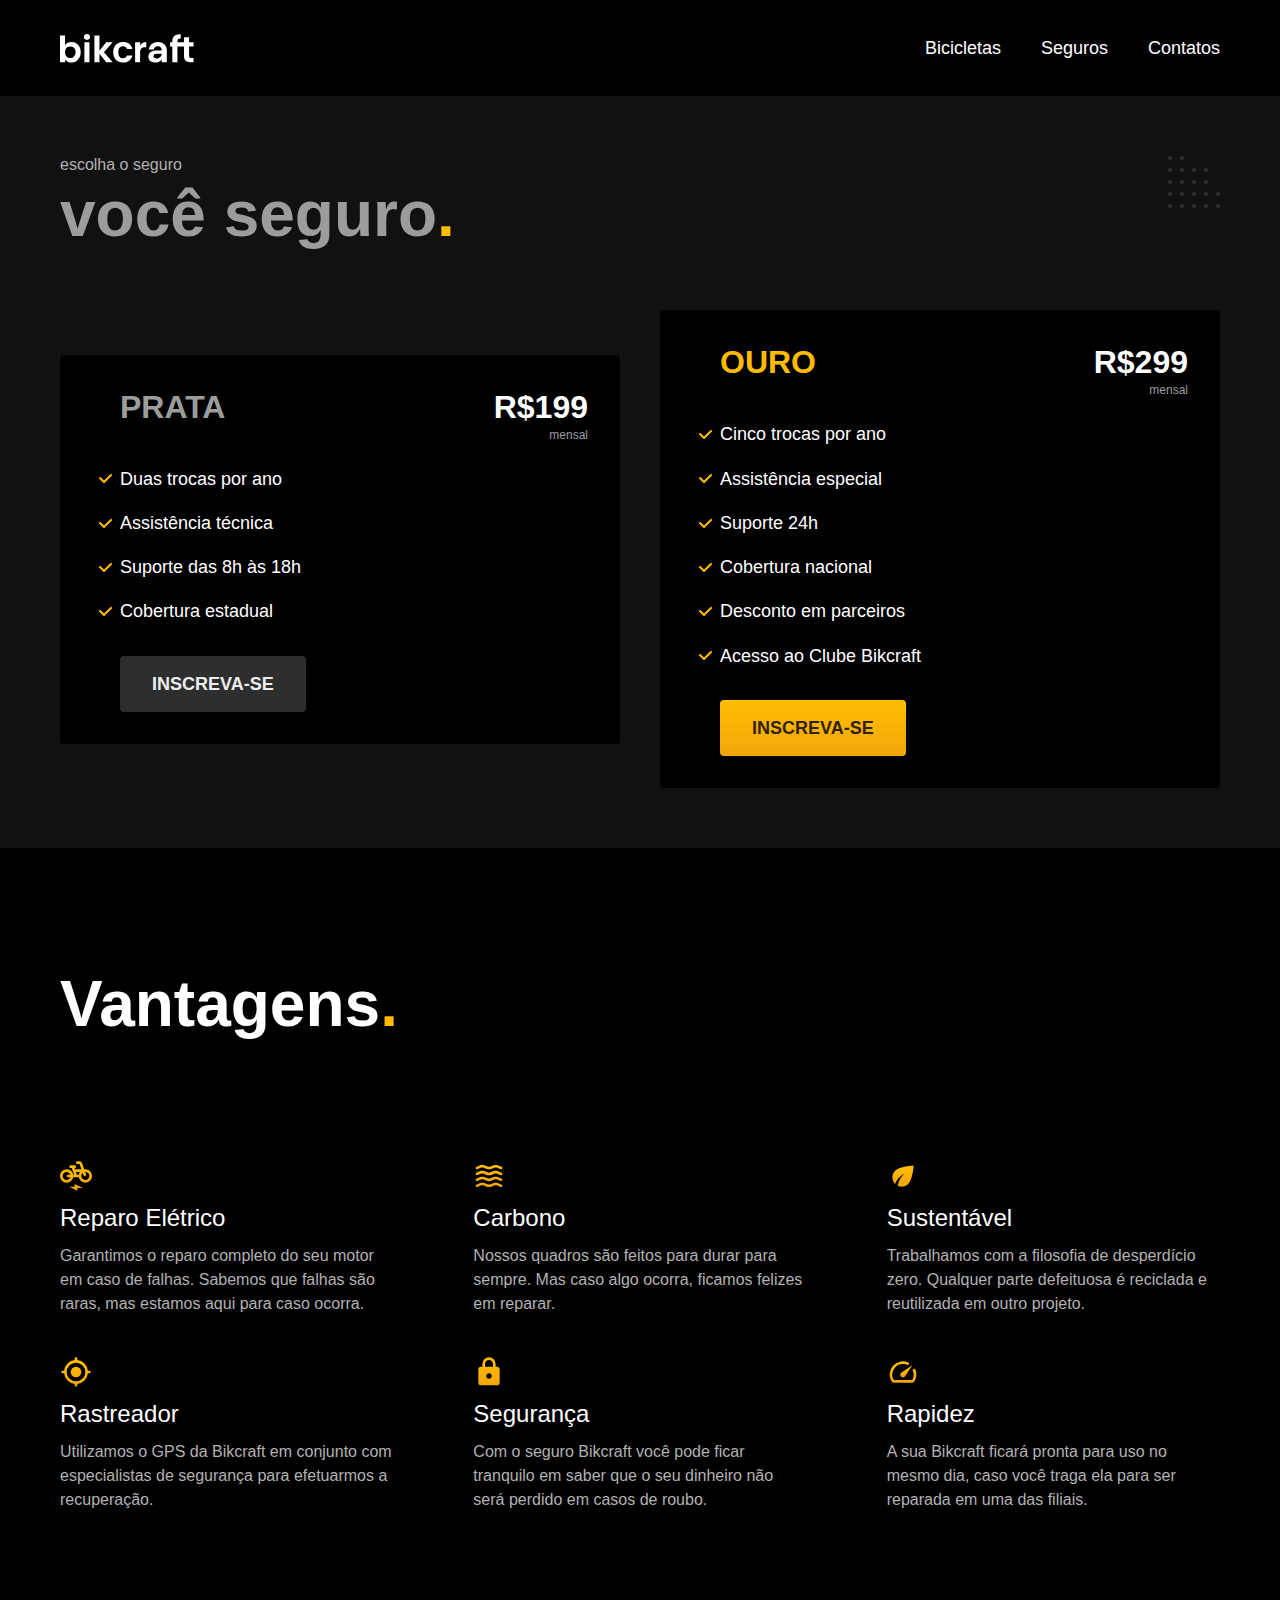
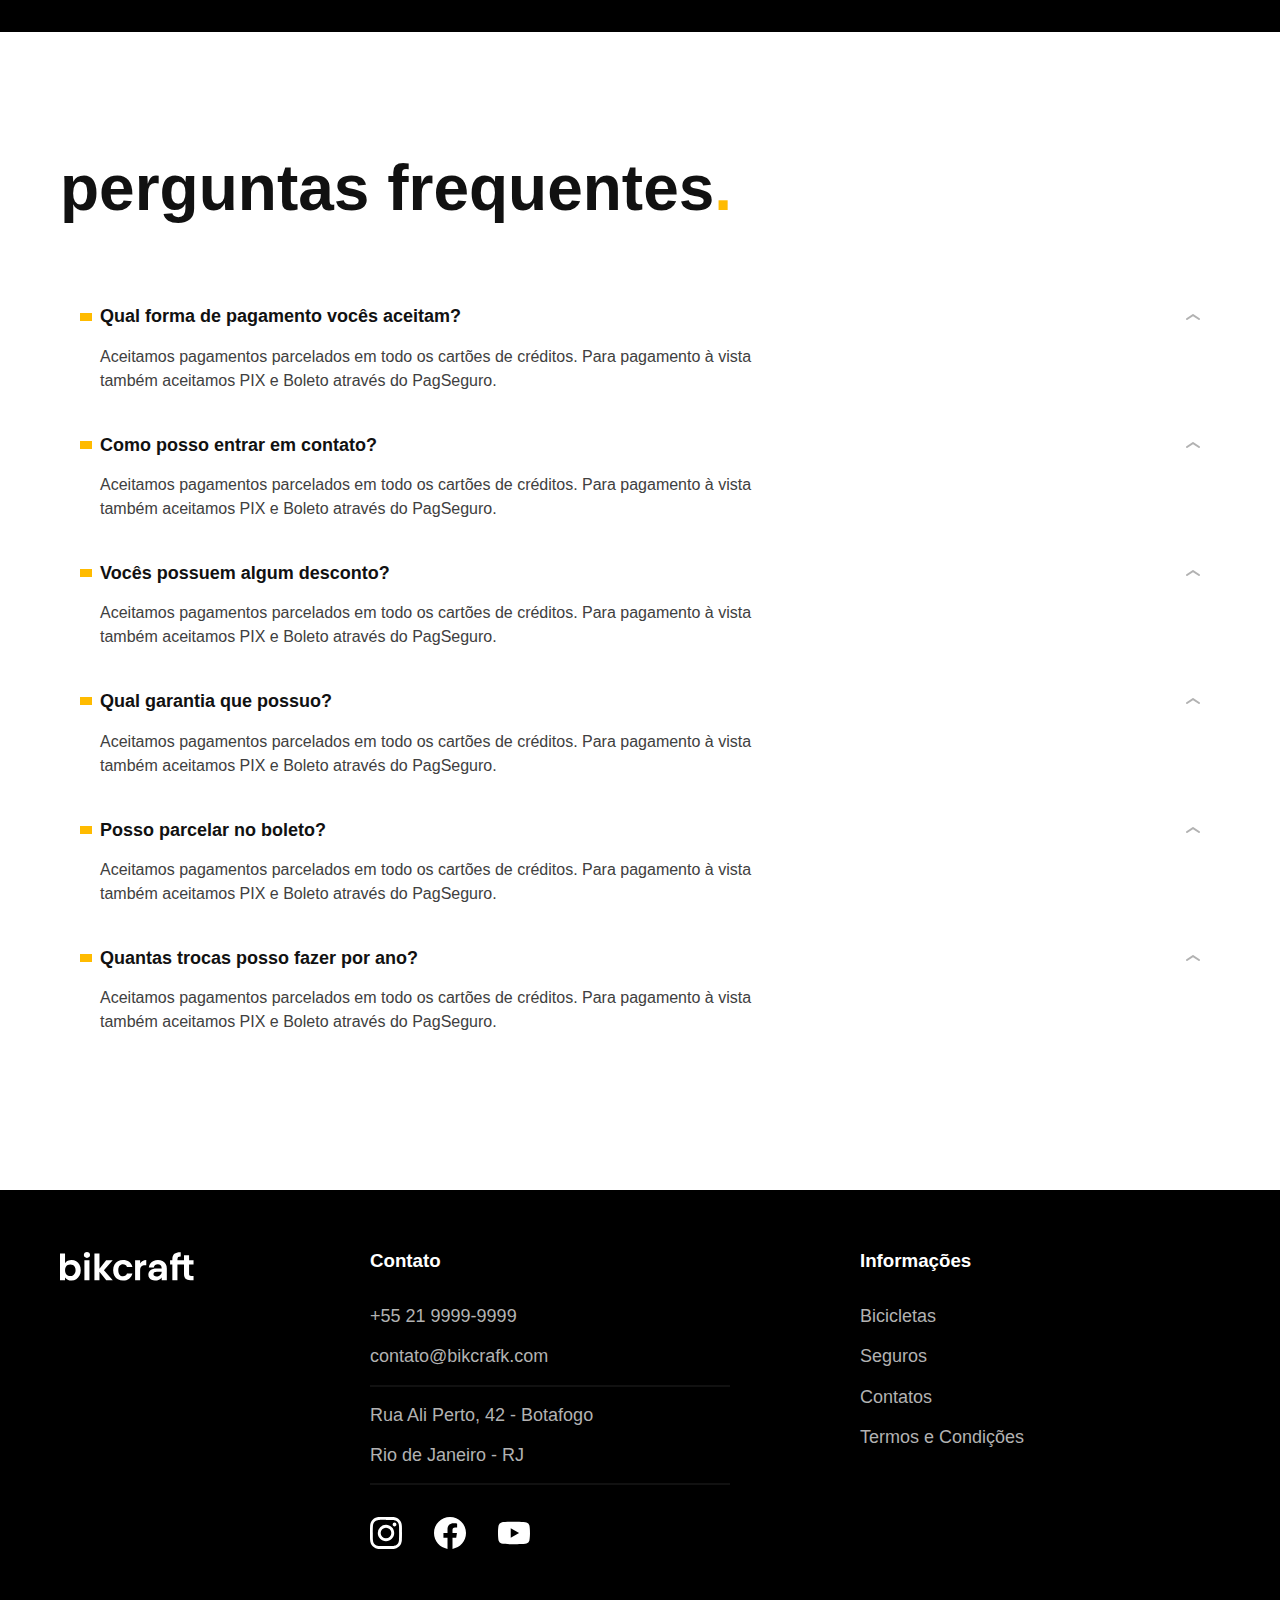
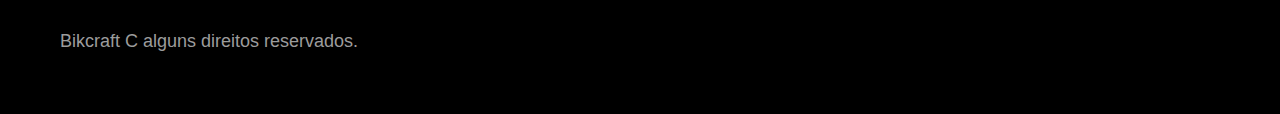
<file: seguros.html>
<!DOCTYPE html>
<html lang="pt-br">

<head>
  <meta charset="UTF-8">
  <meta name="viewport" content="width=device-width, initial-scale=1.0">

  <title>Seguros | Bikcraft</title>
  <meta name="description" content="Seguros.">

  <link rel="preload" href="./css/style.css" as="style">
  <link rel="stylesheet" href="./css/style.css">

  <!-- <link rel="preconnect" href="https://fonts.googleapis.com">
  <link rel="preconnect" href="https://fonts.gstatic.com" crossorigin>
  <link href="https://fonts.googleapis.com/css2?family=Poppins:wght@400;600&family=Roboto:wght@400;600&display=swap" rel="stylesheet">
  <link rel="preconnect" href="https://fonts.googleapis.com">
  <link rel="preconnect" href="https://fonts.gstatic.com" crossorigin>
  <link href="https://fonts.googleapis.com/css2?family=Poppins:wght@400;600&family=Roboto:wght@400;500&display=swap" rel="stylesheet"> 
  <link rel="preconnect" href="https://fonts.googleapis.com">
  <link rel="preconnect" href="https://fonts.gstatic.com" crossorigin>
  <link href="https://fonts.googleapis.com/css2?family=Merriweather:wght@900&display=swap" rel="stylesheet">
-->
</head>

<body id="seguros">
  <header class="header-bg">
    <div class="header container">
      <a href="./">
        <img src="./img/bikcraft.svg" alt="Bikcraft">
      </a>
      <nav aria-label="primaria">
        <ul class="header-menu font-1-m cor-0">
          <li><a href="./bicicletas.html">Bicicletas</a></li>
          <li><a href="./seguros.html">Seguros</a></li>
          <li><a href="./contatos.html">Contatos</a></li>
        </ul>
      </nav>
    </div>
  </header>

  <main class="seguros-bg">
    <div class="titulo-bg">
      <div class="titulo container">
        <p class="font-2-l-b cor-5">Escolha o seguro</p>
        <h1 class="font-1-xxl cor-6">você seguro<span class="cor-p1">.</span></h1>
      </div>
    </div>

    <div class="seguros container">

      <div class="seguros-item">
        <h3 class="font-1-xl cor-6">PRATA</h3>
        <span class="font-1-xl cor-0">R$199
          <span class="font-1-xs cor-6">mensal</span>
        </span>
        <ul class="font-2-m cor-0">
          <li>Duas trocas por ano</li>
          <li>Assistência técnica</li>
          <li>Suporte das 8h às 18h</li>
          <li>Cobertura estadual</li>
        </ul>

        <a class="botao secundario" href="./orcamento.html">Inscreva-se</a>
      </div>

      <div class="seguros-item">
        <h3 class="font-1-xl cor-p1">OURO</h3>
        <span class="font-1-xl cor-0">R$299
          <span class="font-1-xs cor-6">mensal</span>
        </span>
        <ul class="font-2-m cor-0">
          <li>Cinco trocas por ano</li>
          <li>Assistência especial</li>
          <li>Suporte 24h</li>
          <li>Cobertura nacional</li>
          <li>Desconto em parceiros</li>
          <li>Acesso ao Clube Bikcraft</li>
        </ul>

        <a class="botao " href="./orcamento.html">Inscreva-se</a>
      </div>
    </div>
  </main>

  <article class="vantagens-bg">
    <div class="vantagens container">
      <h2 class="font-1-xxl cor-0">Vantagens<span class="cor-p1">.</span></h2>
      <ul>
        <li>
          <img src="./img/icones/eletrica.svg" alt="">
          <h3 class="font-1-l cor-0">Reparo Elétrico</h3>
          <p class="font-2-s cor-5">Garantimos o reparo completo do seu motor em caso de falhas. Sabemos que falhas são raras, mas estamos aqui para caso ocorra.</p>
        </li>

        <li>
          <img src="./img/icones/carbono.svg" alt="">
          <h3 class="font-1-l cor-0">Carbono</h3>
          <p class="font-2-s cor-5">Nossos quadros são feitos para durar para sempre. Mas caso algo ocorra, ficamos felizes em reparar.</p>
        </li>

        <li>
          <img src="./img/icones/sustentavel.svg" alt="">
          <h3 class="font-1-l cor-0">Sustentável</h3>
          <p class="font-2-s cor-5">Trabalhamos com a filosofia de desperdício zero. Qualquer parte defeituosa é reciclada e reutilizada em outro projeto.</p>
        </li>

        <li>
          <img src="./img/icones/rastreador.svg" alt="">
          <h3 class="font-1-l cor-0">Rastreador</h3>
          <p class="font-2-s cor-5">Utilizamos o GPS da Bikcraft em conjunto com especialistas de segurança para efetuarmos a recuperação.</p>
        </li>

        <li>
          <img src="./img/icones/seguro.svg" alt="">
          <h3 class="font-1-l cor-0">Segurança</h3>
          <p class="font-2-s cor-5">Com o seguro Bikcraft você pode ficar tranquilo em saber que o seu dinheiro não será perdido em casos de roubo.</p>
        </li>

        <li>
          <img src="./img/icones/velocidade.svg" alt="">
          <h3 class="font-1-l cor-0">Rapidez</h3>
          <p class="font-2-s cor-5">A sua Bikcraft ficará pronta para uso no mesmo dia, caso você traga ela para ser reparada em uma das filiais.</p>
        </li>
      </ul>
    </div>
  </article>

  <article class="perguntas container">
    <h2 class="font-1-xxl">perguntas frequentes<span class="cor-p1">.</span></h2>
    <dl>
      <div>
        <dt class="font-1-m-b">Qual forma de pagamento vocês aceitam?</dt>
        <dd class="font-2-s cor-9">Aceitamos pagamentos parcelados em todo os cartões de créditos. Para pagamento à vista também aceitamos PIX e Boleto através do PagSeguro.</dd>
      </div>
      <div>
        <dt class="font-1-m-b">Como posso entrar em contato?</dt>
        <dd class="font-2-s cor-9">Aceitamos pagamentos parcelados em todo os cartões de créditos. Para pagamento à vista também aceitamos PIX e Boleto através do PagSeguro.</dd>
      </div>
      <div>
        <dt class="font-1-m-b">Vocês possuem algum desconto?</dt>
        <dd class="font-2-s cor-9">Aceitamos pagamentos parcelados em todo os cartões de créditos. Para pagamento à vista também aceitamos PIX e Boleto através do PagSeguro.</dd>
      </div>
      <div>
        <dt class="font-1-m-b">Qual garantia que possuo?</dt>
        <dd class="font-2-s cor-9">Aceitamos pagamentos parcelados em todo os cartões de créditos. Para pagamento à vista também aceitamos PIX e Boleto através do PagSeguro.</dd>
      </div>
      <div>
        <dt class="font-1-m-b">Posso parcelar no boleto?</dt>
        <dd class="font-2-s cor-9">Aceitamos pagamentos parcelados em todo os cartões de créditos. Para pagamento à vista também aceitamos PIX e Boleto através do PagSeguro.</dd>
      </div>
      <div>
        <dt class="font-1-m-b">Quantas trocas posso fazer por ano?</dt>
        <dd class="font-2-s cor-9">Aceitamos pagamentos parcelados em todo os cartões de créditos. Para pagamento à vista também aceitamos PIX e Boleto através do PagSeguro.</dd>
      </div>
    </dl>
  </article>

  <footer class="footer-bg">
    <div class="footer container">
      <img src="./img/bikcraft.svg" alt="Bikcraft">

      <div class="footer-contato">
        <h3 class="font-2-l-b cor-0">Contato</h3>
        <ul class="font-2-m cor-5">
          <li><a href="tel:+552199999999">+55 21 9999-9999</a></li>
          <li><a href="mailto:contato@bikcrafk.com">contato@bikcrafk.com</a></li>
          <li>Rua Ali Perto, 42 - Botafogo</li>
          <li>Rio de Janeiro - RJ</li>
        </ul>
        <div class="footer-redes">
          <a href="./">
            <img src="./img/redes/instagram.svg" alt="instagram">
          </a>
          <a href="./">
            <img src="./img/redes/facebook.svg" alt="Facebook">
          </a>
          <a href="./">
            <img src="./img/redes/youtube.svg" alt="You Tube">
          </a>
        </div>
      </div>

      <div class="footer-informacoes">
        <h3 class="font-2-l-b cor-0">Informações</h3>
        <nav>
          <ul class="font-1-m cor-5">
            <li><a href="./bicicletas.html">Bicicletas</a></li>
            <li><a href="./seguros.html">Seguros</a></li>
            <li><a href="./contatos.html">Contatos</a></li>
            <li><a href="./termos.html">Termos e Condições</a></li>
          </ul>
        </nav>
      </div>

      <p class="footer-copy font-2-m cor-6">Bikcraft C alguns direitos reservados.</p>

    </div>
  </footer>

</body>

</html>
</file>
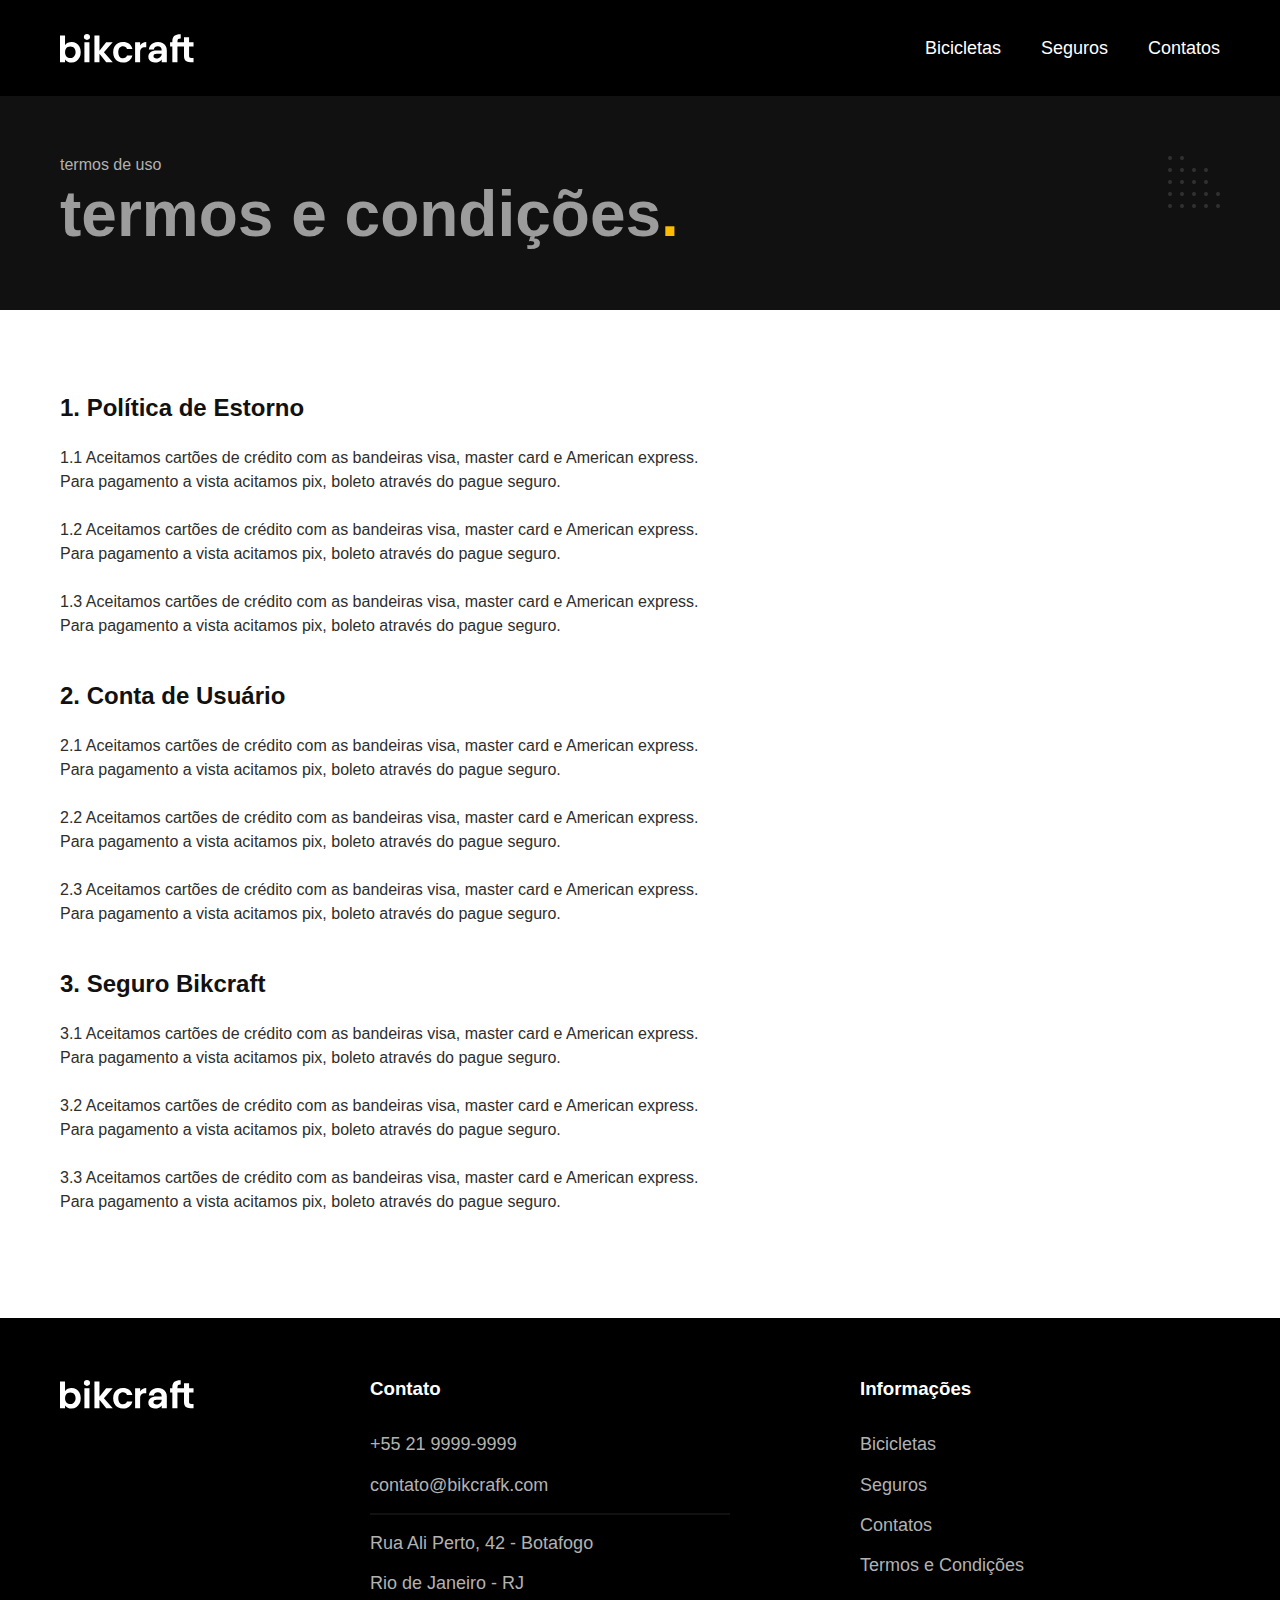
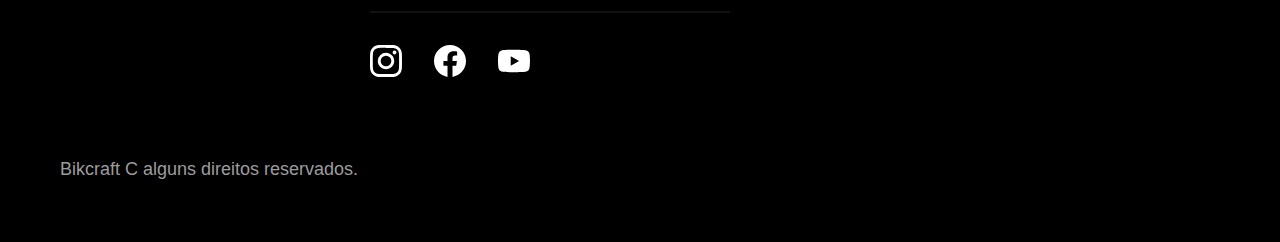
<file: termos.html>
<!DOCTYPE html>
<html lang="pt-br">

<head>
  <meta charset="UTF-8">
  <meta name="viewport" content="width=device-width, initial-scale=1.0">

  <title>Termos e Condições | Bikcraft</title>
  <meta name="description" content="Termos e condições.">

  <link rel="preload" href="./css/style.css" as="style">
  <link rel="stylesheet" href="./css/style.css">

  <!-- <link rel="preconnect" href="https://fonts.googleapis.com">
  <link rel="preconnect" href="https://fonts.gstatic.com" crossorigin>
  <link href="https://fonts.googleapis.com/css2?family=Poppins:wght@400;600&family=Roboto:wght@400;600&display=swap" rel="stylesheet">
  <link rel="preconnect" href="https://fonts.googleapis.com">
  <link rel="preconnect" href="https://fonts.gstatic.com" crossorigin>
  <link href="https://fonts.googleapis.com/css2?family=Poppins:wght@400;600&family=Roboto:wght@400;500&display=swap" rel="stylesheet"> 
  <link rel="preconnect" href="https://fonts.googleapis.com">
  <link rel="preconnect" href="https://fonts.gstatic.com" crossorigin>
  <link href="https://fonts.googleapis.com/css2?family=Merriweather:wght@900&display=swap" rel="stylesheet">
-->
</head>

<body id="termos">
  <header class="header-bg">
    <div class="header container">
      <a href="./">
        <img src="./img/bikcraft.svg" alt="Bikcraft">
      </a>
      <nav aria-label="primaria">
        <ul class="header-menu font-1-m cor-0">
          <li><a href="./bicicletas.html">Bicicletas</a></li>
          <li><a href="./seguros.html">Seguros</a></li>
          <li><a href="./contatos.html">Contatos</a></li>
        </ul>
      </nav>
    </div>
  </header>

  <main>
    <div class="titulo-bg">
      <div class="titulo container">
        <p class="font-2-l-b cor-5">Termos de uso</p>
        <h1 class="font-1-xxl cor-6">termos e condições<span class="cor-p1">.</span></h1>
      </div>
    </div>

    <div class="termos font-2-s cor-10 container">
      <h2 class="font-1-l cor-11">1. Política de Estorno</h2>
      <p>1.1 Aceitamos cartões de crédito com as bandeiras visa, master card e American express. Para pagamento a vista acitamos pix, boleto através do pague seguro.</p>
      <p>1.2 Aceitamos cartões de crédito com as bandeiras visa, master card e American express. Para pagamento a vista acitamos pix, boleto através do pague seguro.</p>
      <p>1.3 Aceitamos cartões de crédito com as bandeiras visa, master card e American express. Para pagamento a vista acitamos pix, boleto através do pague seguro.</p>

      <h2 class="font-1-l cor-11">2. Conta de Usuário</h2>
      <p>2.1 Aceitamos cartões de crédito com as bandeiras visa, master card e American express. Para pagamento a vista acitamos pix, boleto através do pague seguro.</p>
      <p>2.2 Aceitamos cartões de crédito com as bandeiras visa, master card e American express. Para pagamento a vista acitamos pix, boleto através do pague seguro.</p>
      <p>2.3 Aceitamos cartões de crédito com as bandeiras visa, master card e American express. Para pagamento a vista acitamos pix, boleto através do pague seguro.</p>

      <h2 class="font-1-l cor-11">3. Seguro Bikcraft</h2>
      <p>3.1 Aceitamos cartões de crédito com as bandeiras visa, master card e American express. Para pagamento a vista acitamos pix, boleto através do pague seguro.</p>
      <p>3.2 Aceitamos cartões de crédito com as bandeiras visa, master card e American express. Para pagamento a vista acitamos pix, boleto através do pague seguro.</p>
      <p>3.3 Aceitamos cartões de crédito com as bandeiras visa, master card e American express. Para pagamento a vista acitamos pix, boleto através do pague seguro.</p>
    </div>
  </main>

  <footer class="footer-bg">
    <div class="footer container">
      <img src="./img/bikcraft.svg" alt="Bikcraft">

      <div class="footer-contato">
        <h3 class="font-2-l-b cor-0">Contato</h3>
        <ul class="font-2-m cor-5">
          <li><a href="tel:+552199999999">+55 21 9999-9999</a></li>
          <li><a href="mailto:contato@bikcrafk.com">contato@bikcrafk.com</a></li>
          <li>Rua Ali Perto, 42 - Botafogo</li>
          <li>Rio de Janeiro - RJ</li>
        </ul>
        <div class="footer-redes">
          <a href="./">
            <img src="./img/redes/instagram.svg" alt="instagram">
          </a>
          <a href="./">
            <img src="./img/redes/facebook.svg" alt="Facebook">
          </a>
          <a href="./">
            <img src="./img/redes/youtube.svg" alt="You Tube">
          </a>
        </div>
      </div>

      <div class="footer-informacoes">
        <h3 class="font-2-l-b cor-0">Informações</h3>
        <nav>
          <ul class="font-1-m cor-5">
            <li><a href="./bicicletas.html">Bicicletas</a></li>
            <li><a href="./seguros.html">Seguros</a></li>
            <li><a href="./contatos.html">Contatos</a></li>
            <li><a href="./termos.html">Termos e Condições</a></li>
          </ul>
        </nav>
      </div>

      <p class="footer-copy font-2-m cor-6">Bikcraft C alguns direitos reservados.</p>

    </div>
  </footer>

</body>

</html>
</file>
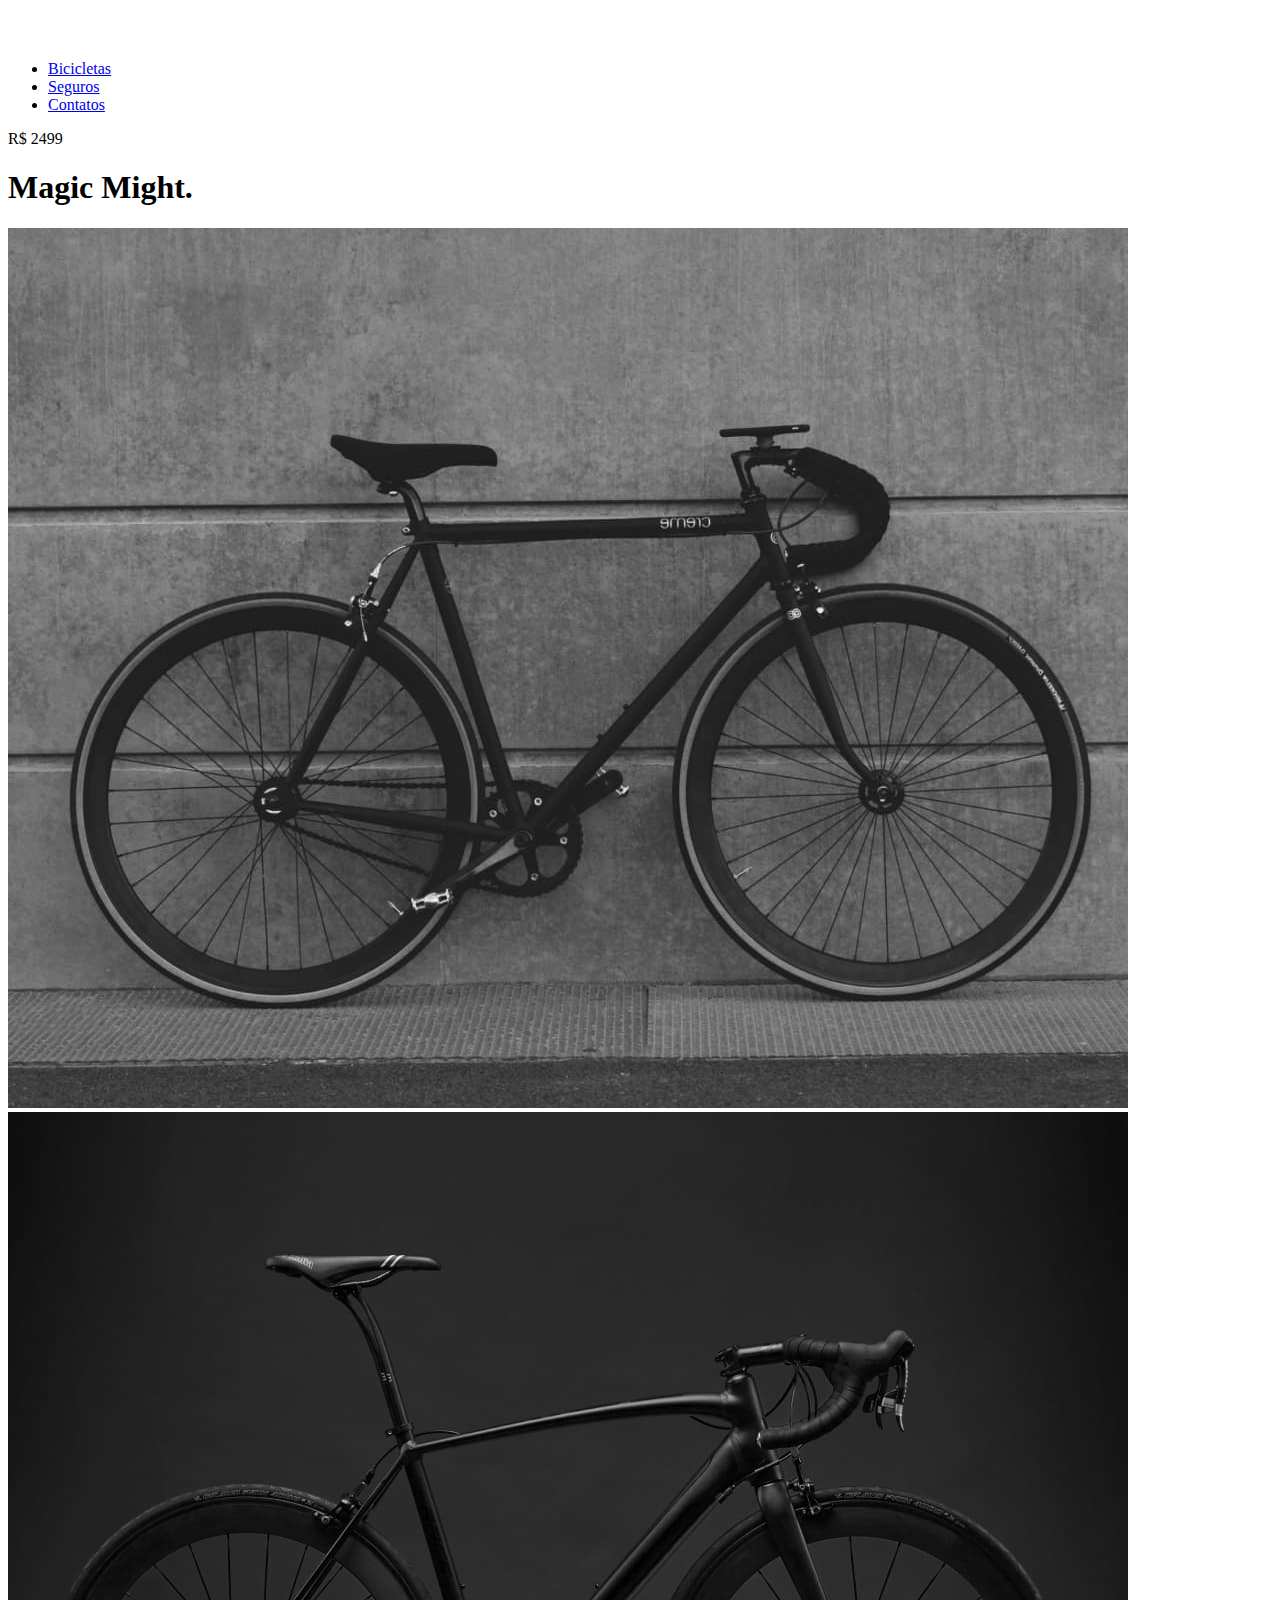
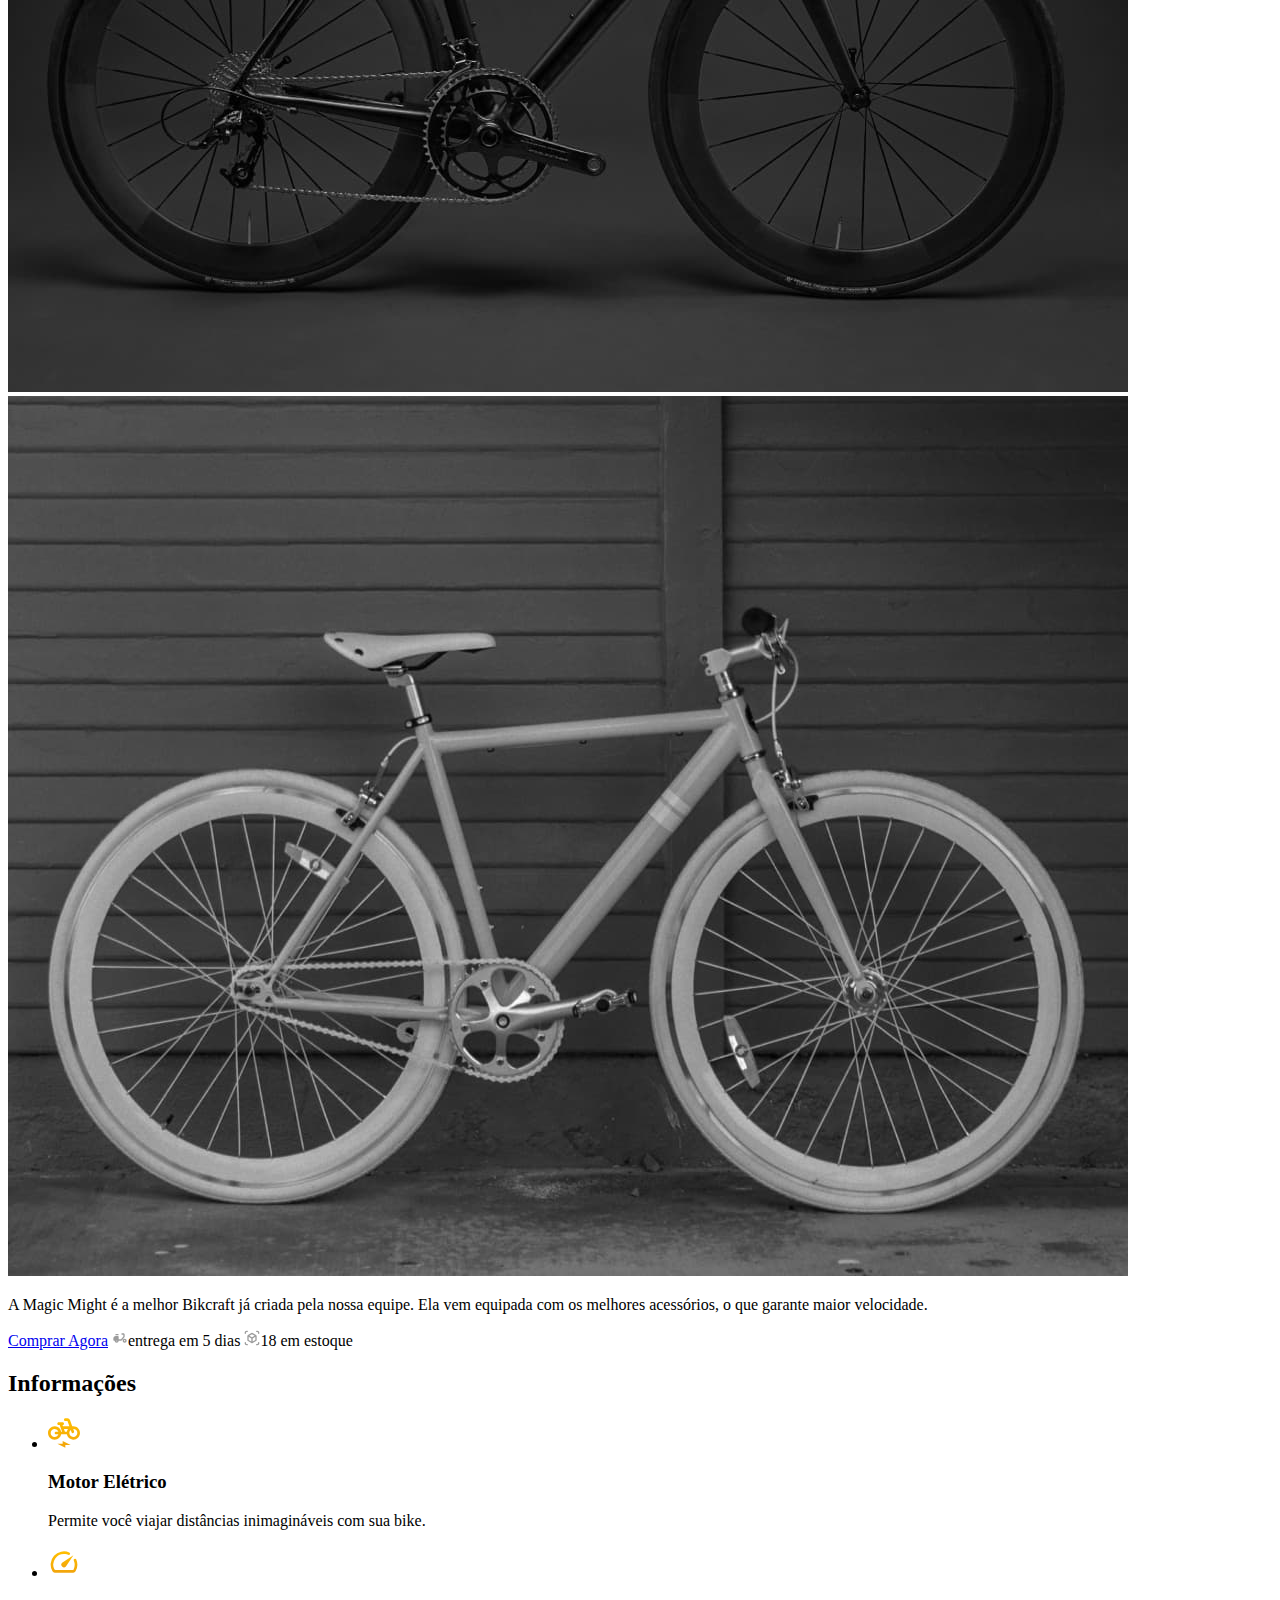
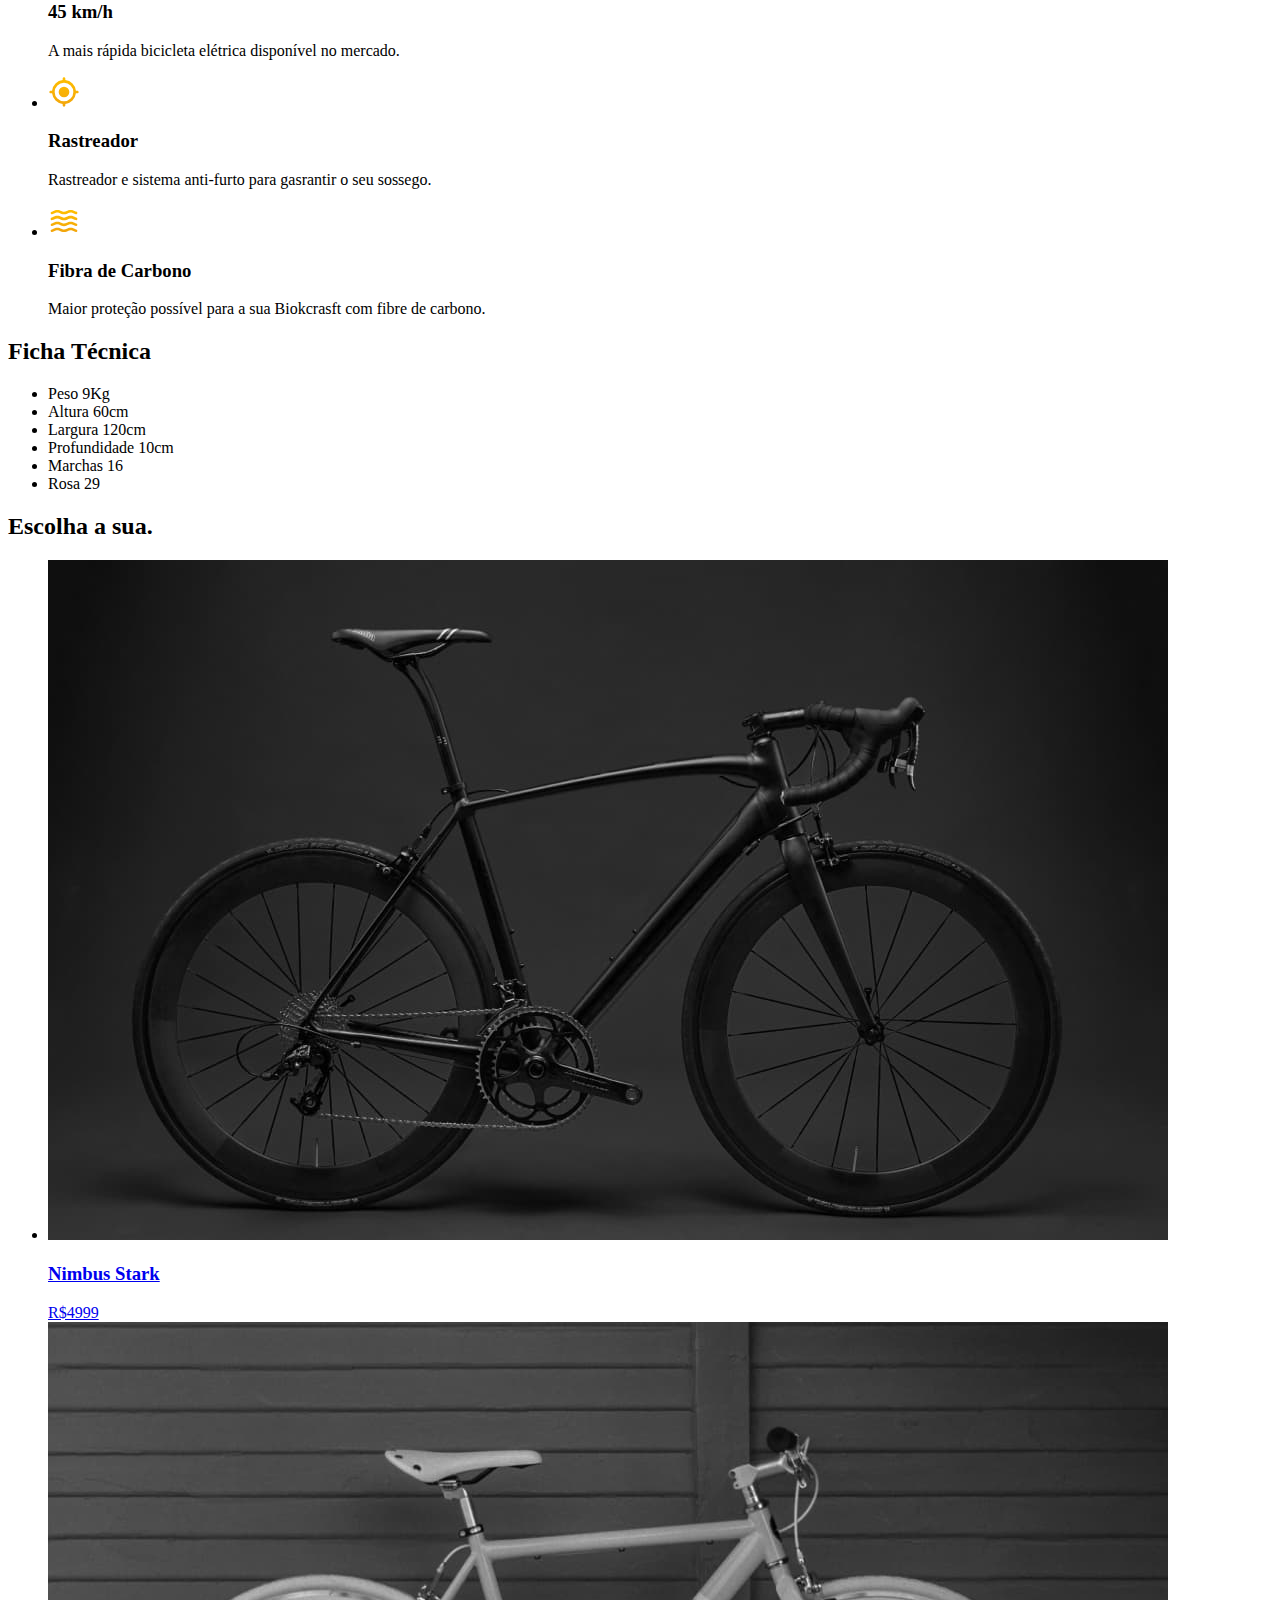
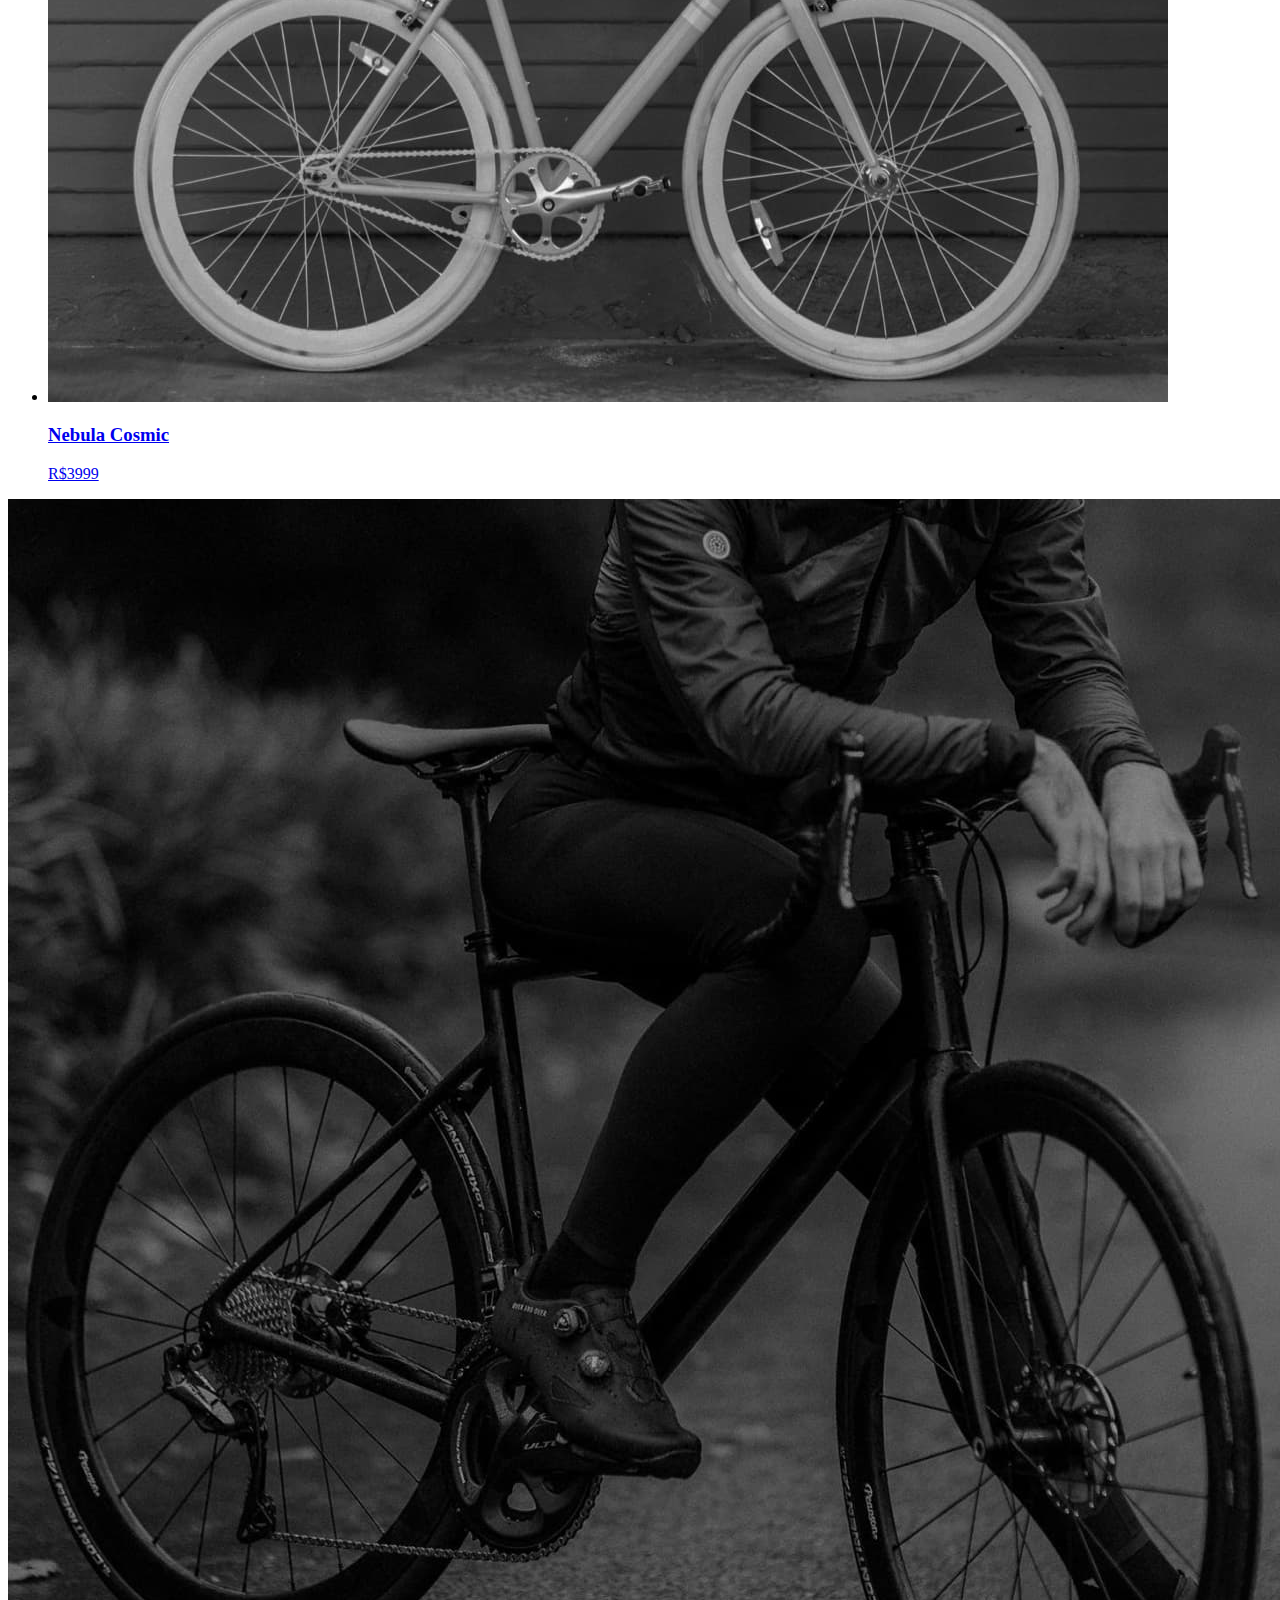
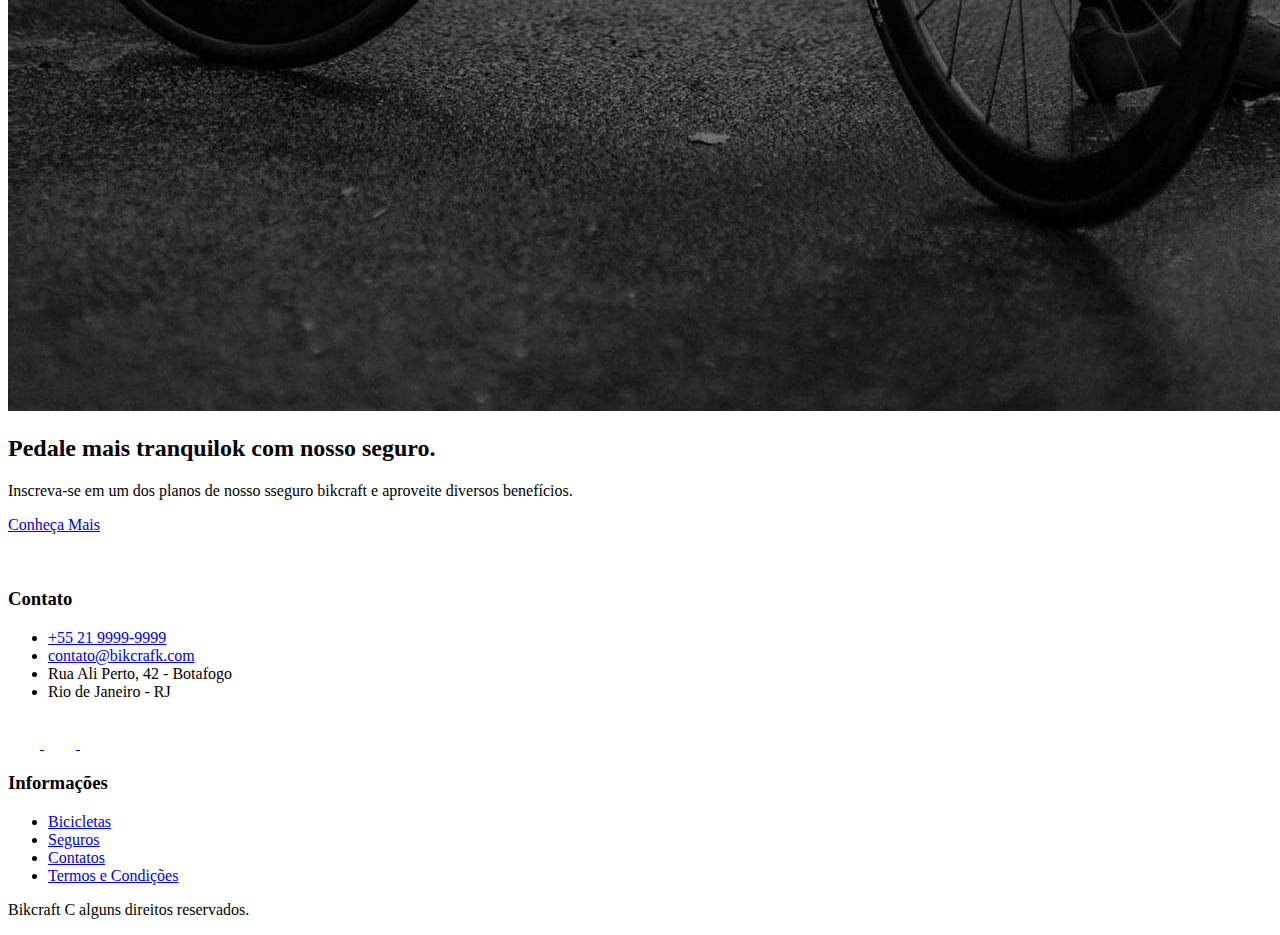
<file: bicicletas/magic.html>
<!DOCTYPE html>
<html lang="pt-br">

<head>
  <meta charset="UTF-8">
  <meta name="viewport" content="width=device-width, initial-scale=1.0">

  <title>Magic | Bikcraft</title>
  <meta name="description" content="Magic.">
</head>

<body id="bicicleta">
  <header class="header-bg">
    <div class="header container">
      <a href="../">
        <img src="../img/bikcraft.svg" alt="Bikcraft">
      </a>
      <nav aria-label="primaria">
        <ul class="header-menu font-1-m cor-0">
          <li><a href="../bicicletas.html">Bicicletas</a></li>
          <li><a href="../seguros.html">Seguros</a></li>
          <li><a href="../contatos.html">Contatos</a></li>
        </ul>
      </nav>
    </div>
  </header>

  <main class="titulo-bg">
    <div>
      <div class="titulo container">
        <p class="font-2-xl cor-5">R$ 2499</p>
        <h1 class="font-1-xxl cor-0">Magic Might<span class="cor-p1">.</span></h1>
      </div>
    </div>
    <div class="bicicleta container">
      <div class="bicicleta-imagens">
        <img src="../img/bicicleta/nimbus2.jpg" alt="">
        <img src="../img/bicicleta/nimbus1.jpg" alt="">
        <img src="../img/bicicleta/nimbus3.jpg" alt="">
      </div>
      <div class="bicicleta-conteudo">
        <p class="font-2-l cor-5">A Magic Might é a melhor Bikcraft já criada pela nossa equipe. Ela vem equipada com os melhores acessórios, o que garante maior velocidade.</p>
        <div class="bicicleta-comprar">
          <a class="botao" href="../orcamento.html">Comprar Agora</a>
          <span class="font-q-xs cor-6"><img src="../img/icones/entrega.svg" alt="">entrega em 5 dias</span>
          <span class="font-q-xs cor-6"><img src="../img/icones/estoque.svg" alt="">18 em estoque</span>
        </div>

        <h2 class="font-1-xs cor-0">Informações</h2>
        <ul class="bicicleta-informacoes">
          <li>
            <img src="../img/icones/eletrica.svg" alt="">
            <h3 class="font-1-m cor-0">Motor Elétrico</h3>
            <p class="font-2-xs cor-5">Permite você viajar distâncias inimagináveis com sua bike.</p>
          </li>
          <li>
            <img src="../img/icones/velocidade.svg" alt="">
            <h3 class="font-1-m cor-0">45 km/h</h3>
            <p class="font-2-xs cor-5">A mais rápida bicicleta elétrica disponível no mercado.</p>
          </li>
          <li>
            <img src="../img/icones/rastreador.svg" alt="">
            <h3 class="font-1-m cor-0">Rastreador</h3>
            <p class="font-2-xs cor-5">Rastreador e sistema anti-furto para gasrantir o seu sossego.</p>
          </li>
          <li>
            <img src="../img/icones/carbono.svg" alt="">
            <h3 class="font-1-m cor-0">Fibra de Carbono</h3>
            <p class="font-2-xs cor-5">Maior proteção possível para a sua Biokcrasft com fibre de carbono.</p>
          </li>
        </ul>
        <h2 class="font-1-xs cor-0">Ficha Técnica</h2>
        <ul class="bicicleta-ficha font-2-s cor-4">
          <li>Peso <span>9Kg</span></li>
          <li>Altura <span>60cm</span></li>
          <li>Largura <span>120cm</span></li>
          <li>Profundidade <span>10cm</span></li>
          <li>Marchas <span>16</span></li>
          <li>Rosa <span>29</span></li>
        </ul>
      </div>
    </div>
  </main>

  <article class="bicicletas-lista container">
    <h2 class="font-1-xxl">Escolha a sua<span class="cor-p1">.</span></h2>

    <ul class="bicicletas-lista-itens">
      <li>
        <a href="./nimbus.html">
          <img src="../img/bicicletas/nimbus.jpg" alt="Bicicleta Preta">
          <h3 class="font-1-xl">Nimbus Stark</h3>
          <span class="font-2-m cor-8">R$4999</span>
        </a>
      </li>

      <li>
        <a href="./nebula.html">
          <img src="../img/bicicletas/nebula.jpg" alt="Bicicleta Preta">
          <h3 class="font-1-xl">Nebula Cosmic</h3>
          <span class="font-2-m cor-8">R$3999</span>
        </a>
      </li>
    </ul>
  </article>

  <article class="seguro-bg">
    <div class="seguro container">
      <div class="seguro-imagem">
        <img src="../img/fotos/seguros.jpg" alt="Pessoa parada em cima de uma bicicleta">
      </div>
      <div class="seguro-conteudo">
        <h2 class="font-1-xxl cor-0">Pedale mais tranquilok com nosso seguro<span class="cor-p1">.</span></h2>
        <p class="font-2-l cor-5">Inscreva-se em um dos planos de nosso sseguro bikcraft e aproveite diversos benefícios.</p>
        <a class="botao" href="../seguros.html">Conheça Mais</a>
      </div>
    </div>
  </article>

  <footer class="footer-bg">
    <div class="footer container">
      <img src="../img/bikcraft.svg" alt="Bikcraft">

      <div class="footer-contato">
        <h3 class="font-2-l-b cor-0">Contato</h3>
        <ul class="font-2-m cor-5">
          <li><a href="tel:+552199999999">+55 21 9999-9999</a></li>
          <li><a href="mailto:contato@bikcrafk.com">contato@bikcrafk.com</a></li>
          <li>Rua Ali Perto, 42 - Botafogo</li>
          <li>Rio de Janeiro - RJ</li>
        </ul>
        <div class="footer-redes">
          <a href="../">
            <img src="../img/redes/instagram.svg" alt="instagram">
          </a>
          <a href="../">
            <img src="../img/redes/facebook.svg" alt="Facebook">
          </a>
          <a href="../">
            <img src="../img/redes/youtube.svg" alt="You Tube">
          </a>
        </div>
      </div>

      <div class="footer-informacoes">
        <h3 class="font-2-l-b cor-0">Informações</h3>
        <nav>
          <ul class="font-1-m cor-5">
            <li><a href="../bicicletas.html">Bicicletas</a></li>
            <li><a href="../seguros.html">Seguros</a></li>
            <li><a href="../contatos.html">Contatos</a></li>
            <li><a href="../termos.html">Termos e Condições</a></li>
          </ul>
        </nav>
      </div>

      <p class="footer-copy font-2-m cor-6">Bikcraft C alguns direitos reservados.</p>

    </div>
  </footer>

</body>

</html>
</file>
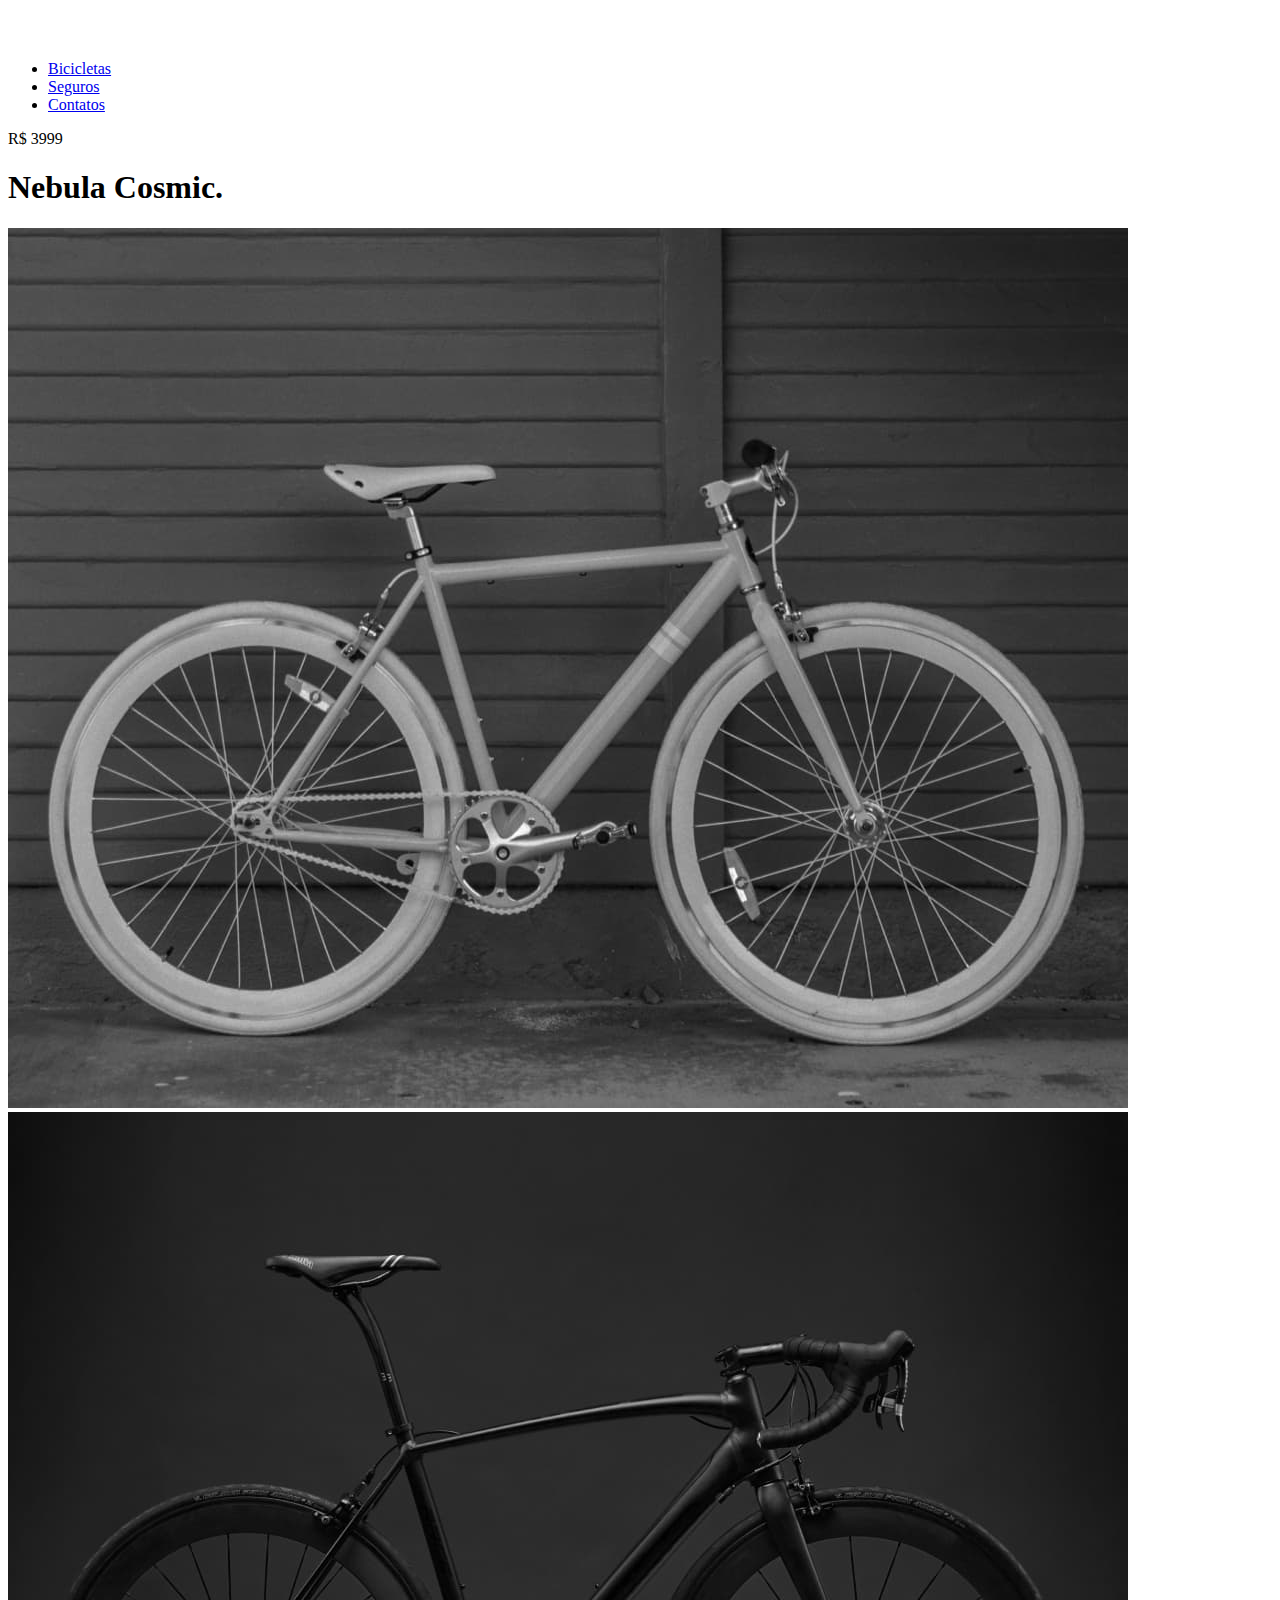
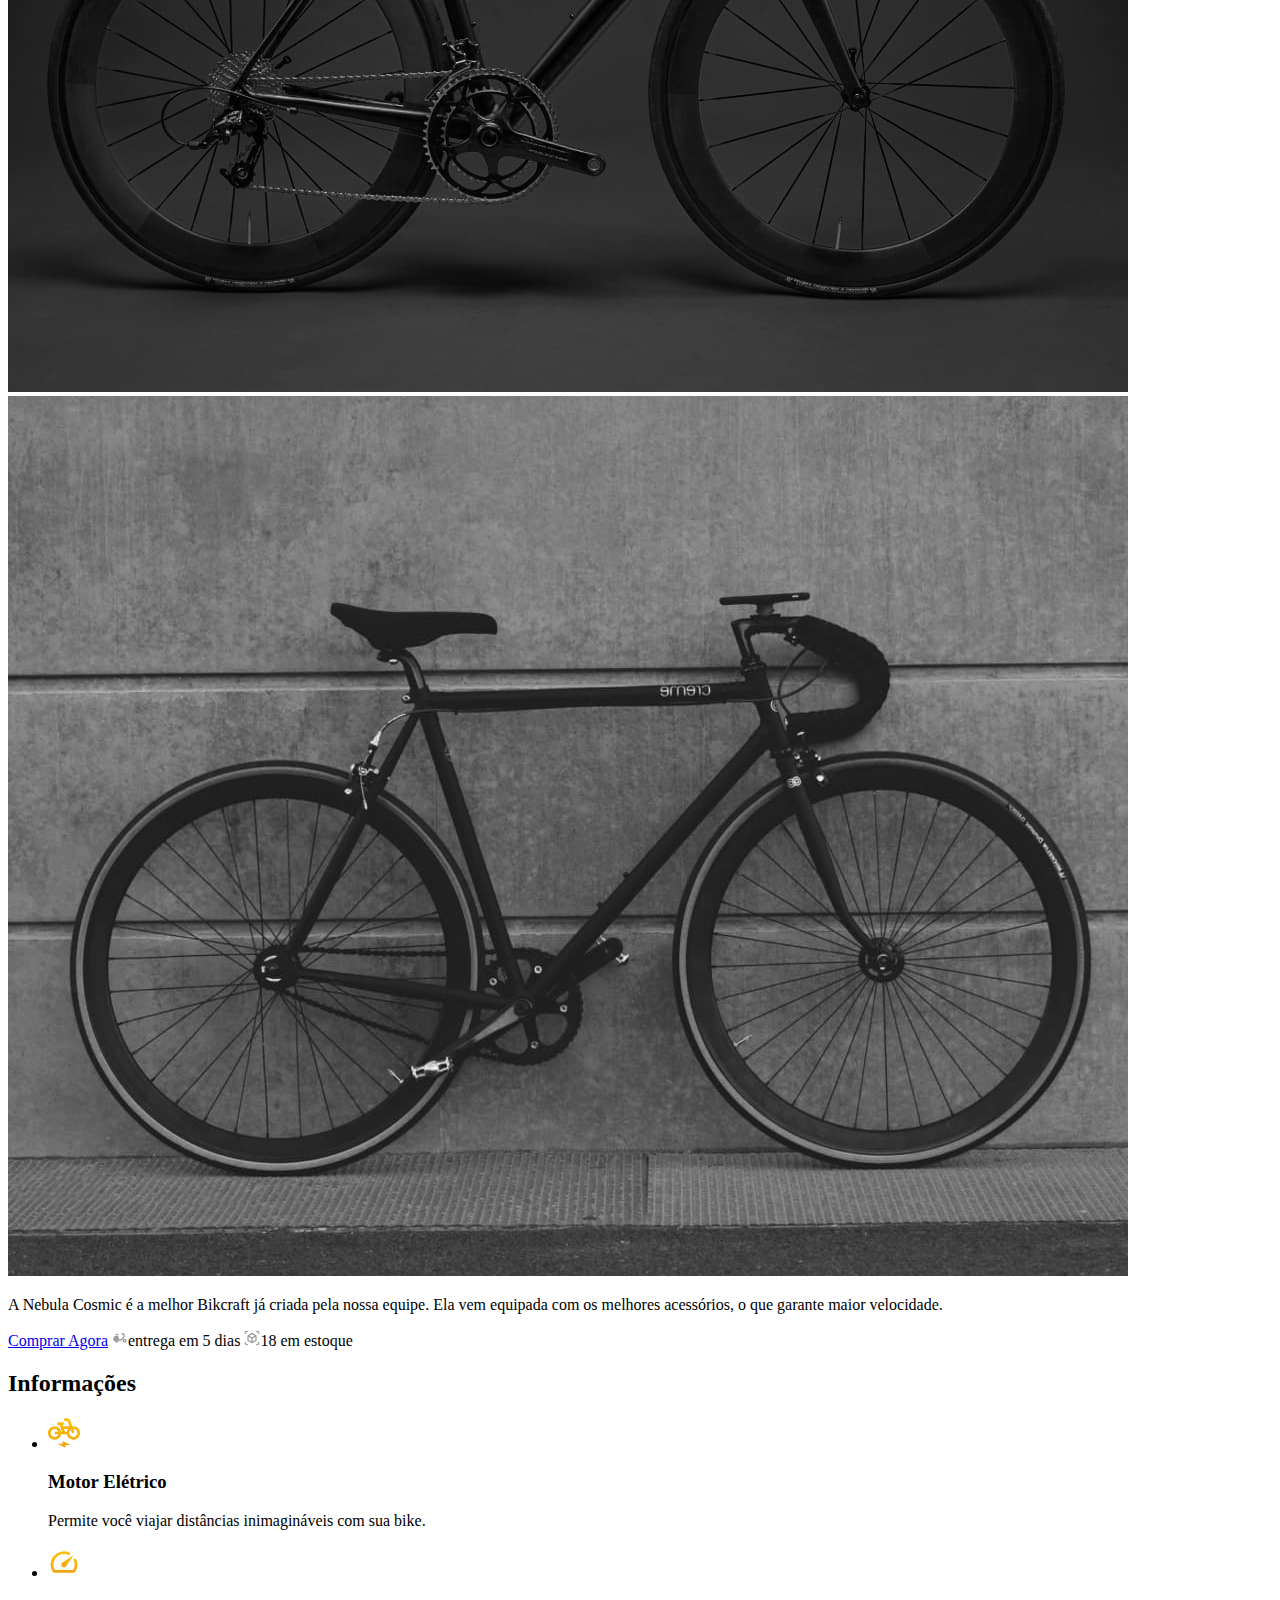
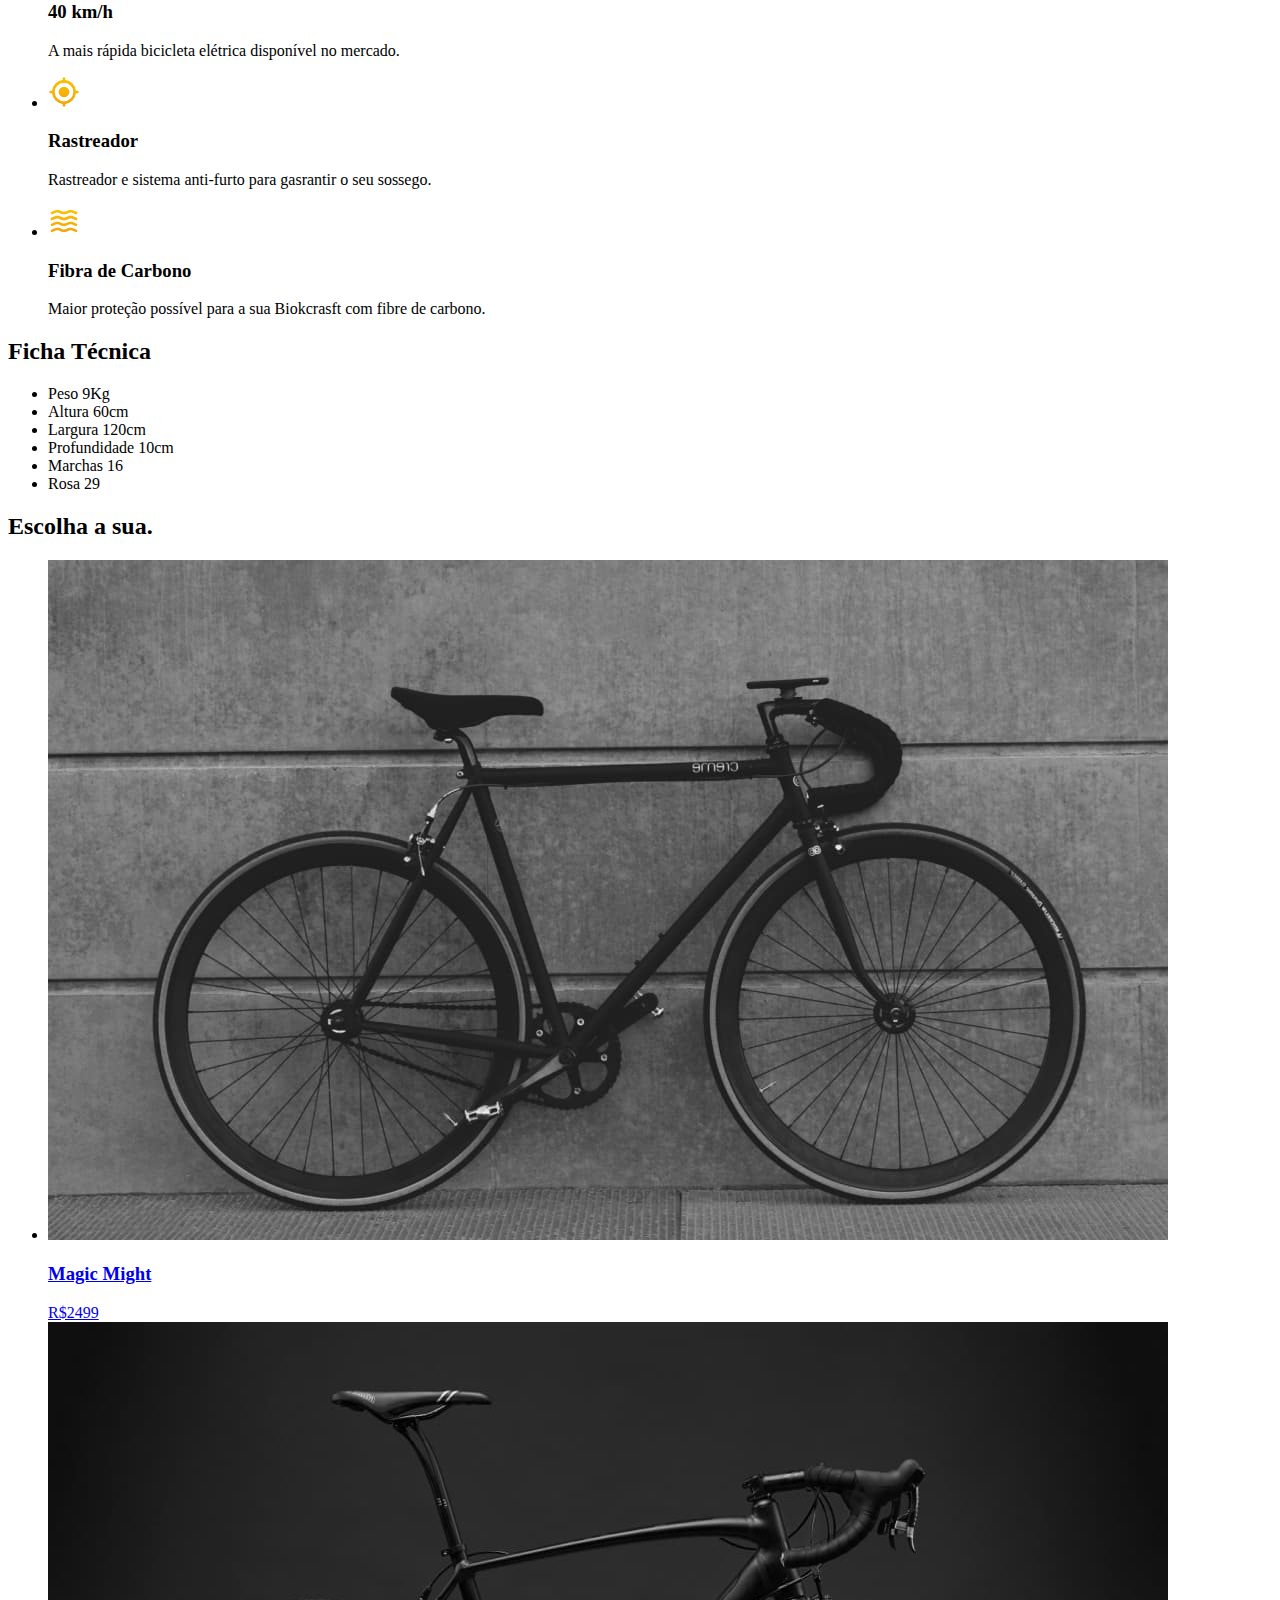
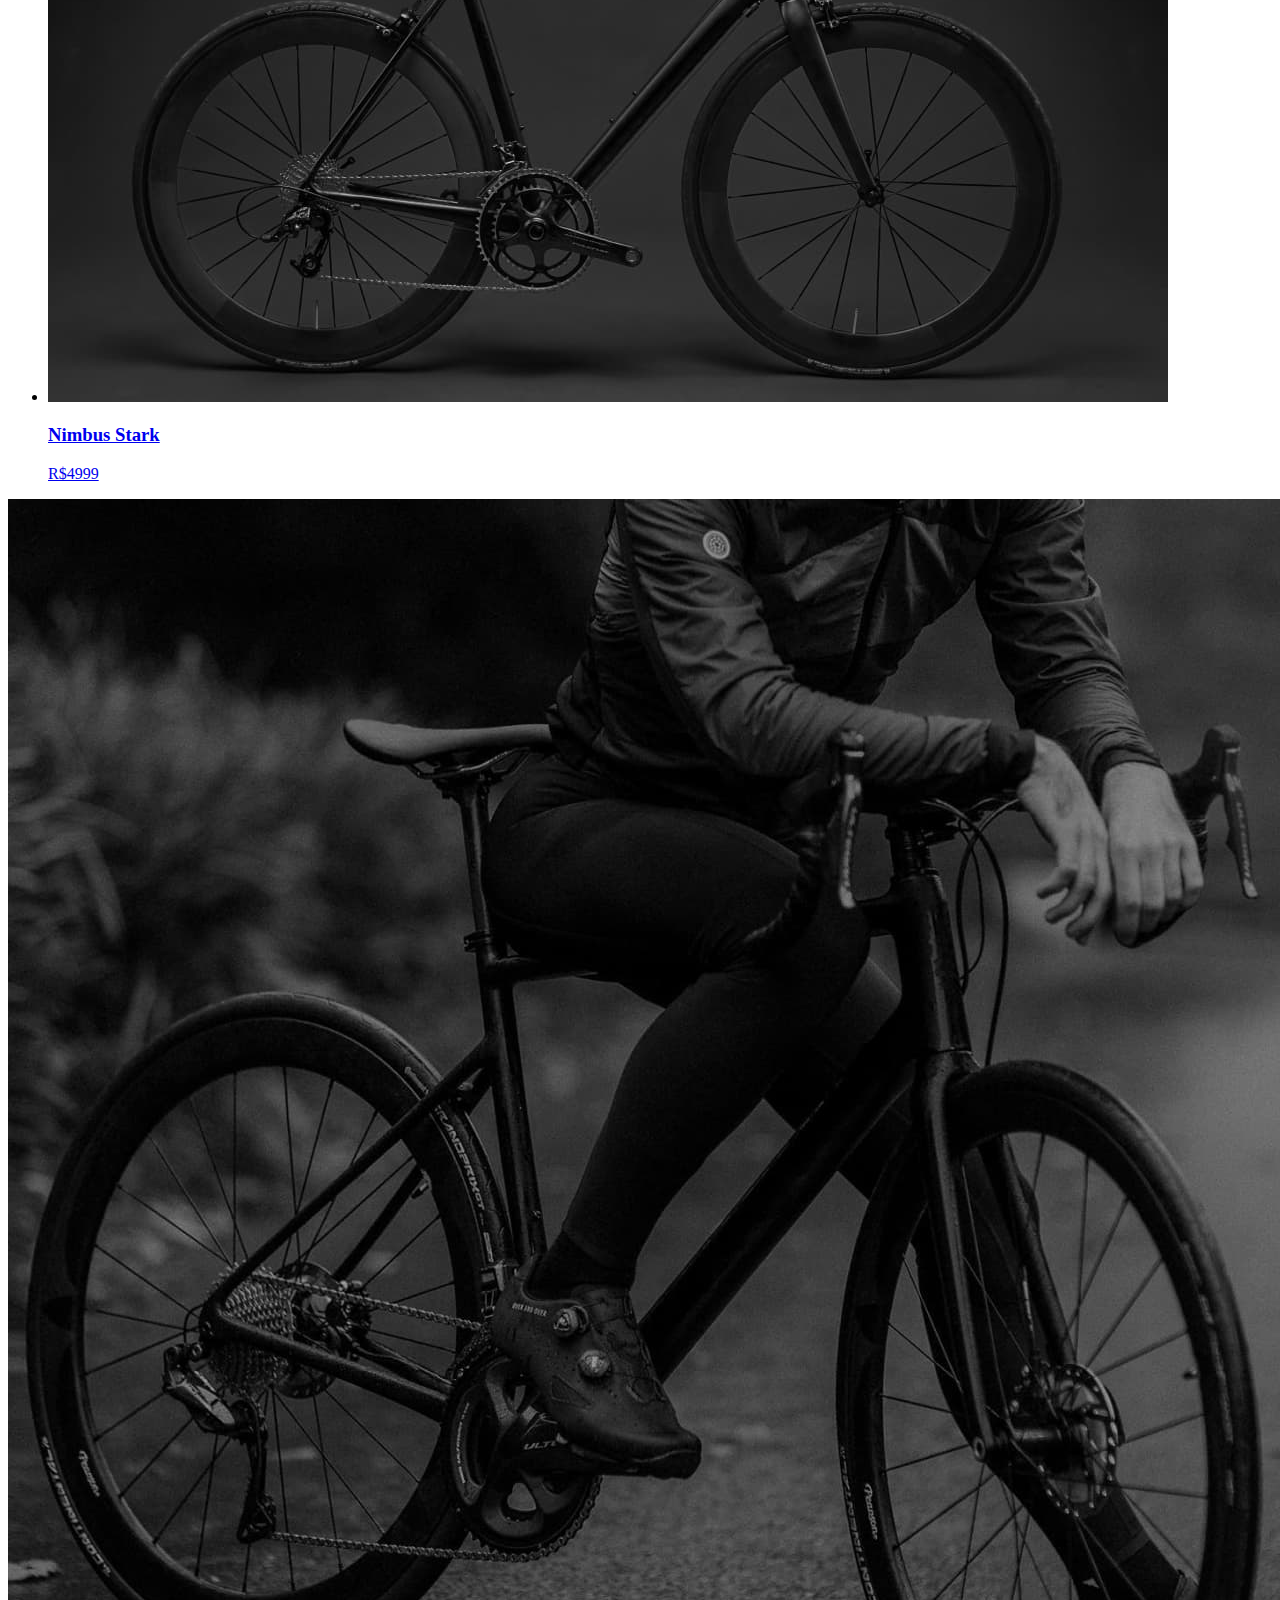
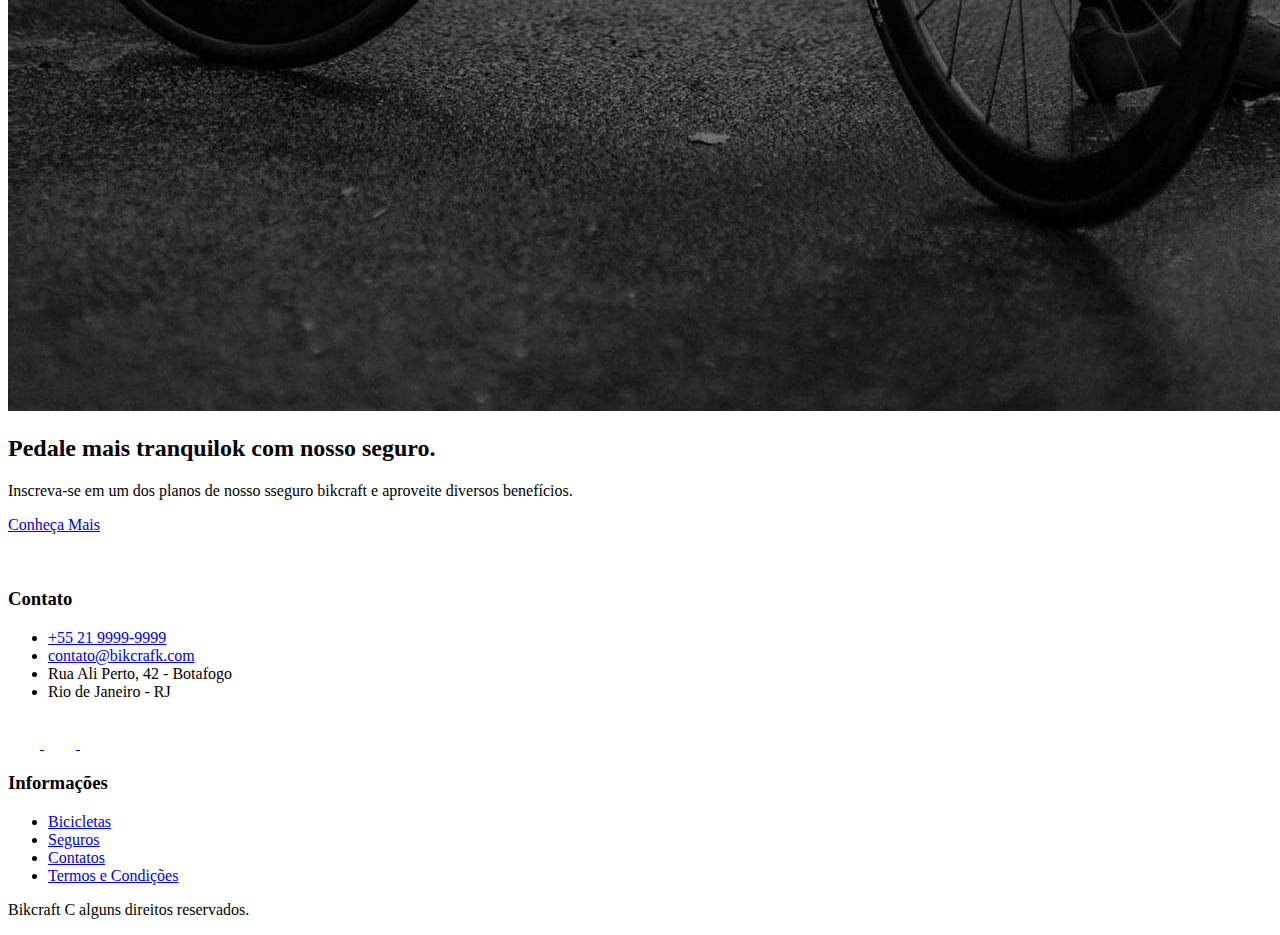
<file: bicicletas/nebula.html>
<!DOCTYPE html>
<html lang="pt-br">

<head>
  <meta charset="UTF-8">
  <meta name="viewport" content="width=device-width, initial-scale=1.0">

  <title>Nebula | Bikcraft</title>
  <meta name="description" content="Nebula.">
</head>

<body id="bicicleta">
  <header class="header-bg">
    <div class="header container">
      <a href="../">
        <img src="../img/bikcraft.svg" alt="Bikcraft">
      </a>
      <nav aria-label="primaria">
        <ul class="header-menu font-1-m cor-0">
          <li><a href="../bicicletas.html">Bicicletas</a></li>
          <li><a href="../seguros.html">Seguros</a></li>
          <li><a href="../contatos.html">Contatos</a></li>
        </ul>
      </nav>
    </div>
  </header>

  <main class="titulo-bg">
    <div>
      <div class="titulo container">
        <p class="font-2-xl cor-5">R$ 3999</p>
        <h1 class="font-1-xxl cor-0">Nebula Cosmic<span class="cor-p1">.</span></h1>
      </div>
    </div>
    <div class="bicicleta container">
      <div class="bicicleta-imagens">
        <img src="../img/bicicleta/nimbus3.jpg" alt="">
        <img src="../img/bicicleta/nimbus1.jpg" alt="">
        <img src="../img/bicicleta/nimbus2.jpg" alt="">
      </div>
      <div class="bicicleta-conteudo">
        <p class="font-2-l cor-5">A Nebula Cosmic é a melhor Bikcraft já criada pela nossa equipe. Ela vem equipada com os melhores acessórios, o que garante maior velocidade.</p>
        <div class="bicicleta-comprar">
          <a class="botao" href="../orcamento.html">Comprar Agora</a>
          <span class="font-q-xs cor-6"><img src="../img/icones/entrega.svg" alt="">entrega em 5 dias</span>
          <span class="font-q-xs cor-6"><img src="../img/icones/estoque.svg" alt="">18 em estoque</span>
        </div>

        <h2 class="font-1-xs cor-0">Informações</h2>
        <ul class="bicicleta-informacoes">
          <li>
            <img src="../img/icones/eletrica.svg" alt="">
            <h3 class="font-1-m cor-0">Motor Elétrico</h3>
            <p class="font-2-xs cor-5">Permite você viajar distâncias inimagináveis com sua bike.</p>
          </li>
          <li>
            <img src="../img/icones/velocidade.svg" alt="">
            <h3 class="font-1-m cor-0">40 km/h</h3>
            <p class="font-2-xs cor-5">A mais rápida bicicleta elétrica disponível no mercado.</p>
          </li>
          <li>
            <img src="../img/icones/rastreador.svg" alt="">
            <h3 class="font-1-m cor-0">Rastreador</h3>
            <p class="font-2-xs cor-5">Rastreador e sistema anti-furto para gasrantir o seu sossego.</p>
          </li>
          <li>
            <img src="../img/icones/carbono.svg" alt="">
            <h3 class="font-1-m cor-0">Fibra de Carbono</h3>
            <p class="font-2-xs cor-5">Maior proteção possível para a sua Biokcrasft com fibre de carbono.</p>
          </li>
        </ul>
        <h2 class="font-1-xs cor-0">Ficha Técnica</h2>
        <ul class="bicicleta-ficha font-2-s cor-4">
          <li>Peso <span>9Kg</span></li>
          <li>Altura <span>60cm</span></li>
          <li>Largura <span>120cm</span></li>
          <li>Profundidade <span>10cm</span></li>
          <li>Marchas <span>16</span></li>
          <li>Rosa <span>29</span></li>
        </ul>
      </div>
    </div>
  </main>

  <article class="bicicletas-lista container">
    <h2 class="font-1-xxl">Escolha a sua<span class="cor-p1">.</span></h2>

    <ul class="bicicletas-lista-itens">
      <li>
        <a href="./magic.html">
          <img src="../img/bicicletas/magic.jpg" alt="Bicicleta Preta">
          <h3 class="font-1-xl">Magic Might</h3>
          <span class="font-2-m cor-8">R$2499</span>
        </a>
      </li>

      <li>
        <a href="./nimbus.html">
          <img src="../img/bicicletas/nimbus.jpg" alt="Bicicleta Preta">
          <h3 class="font-1-xl">Nimbus Stark</h3>
          <span class="font-2-m cor-8">R$4999</span>
        </a>
      </li>
    </ul>
  </article>

  <article class="seguro-bg">
    <div class="seguro container">
      <div class="seguro-imagem">
        <img src="../img/fotos/seguros.jpg" alt="Pessoa parada em cima de uma bicicleta">
      </div>
      <div class="seguro-conteudo">
        <h2 class="font-1-xxl cor-0">Pedale mais tranquilok com nosso seguro<span class="cor-p1">.</span></h2>
        <p class="font-2-l cor-5">Inscreva-se em um dos planos de nosso sseguro bikcraft e aproveite diversos benefícios.</p>
        <a class="botao" href="../seguros.html">Conheça Mais</a>
      </div>
    </div>
  </article>

  <footer class="footer-bg">
    <div class="footer container">
      <img src="../img/bikcraft.svg" alt="Bikcraft">

      <div class="footer-contato">
        <h3 class="font-2-l-b cor-0">Contato</h3>
        <ul class="font-2-m cor-5">
          <li><a href="tel:+552199999999">+55 21 9999-9999</a></li>
          <li><a href="mailto:contato@bikcrafk.com">contato@bikcrafk.com</a></li>
          <li>Rua Ali Perto, 42 - Botafogo</li>
          <li>Rio de Janeiro - RJ</li>
        </ul>
        <div class="footer-redes">
          <a href="../">
            <img src="../img/redes/instagram.svg" alt="instagram">
          </a>
          <a href="../">
            <img src="../img/redes/facebook.svg" alt="Facebook">
          </a>
          <a href="../">
            <img src="../img/redes/youtube.svg" alt="You Tube">
          </a>
        </div>
      </div>

      <div class="footer-informacoes">
        <h3 class="font-2-l-b cor-0">Informações</h3>
        <nav>
          <ul class="font-1-m cor-5">
            <li><a href="../bicicletas.html">Bicicletas</a></li>
            <li><a href="../seguros.html">Seguros</a></li>
            <li><a href="../contatos.html">Contatos</a></li>
            <li><a href="../termos.html">Termos e Condições</a></li>
          </ul>
        </nav>
      </div>

      <p class="footer-copy font-2-m cor-6">Bikcraft C alguns direitos reservados.</p>

    </div>
  </footer>

</body>

</html>
</file>
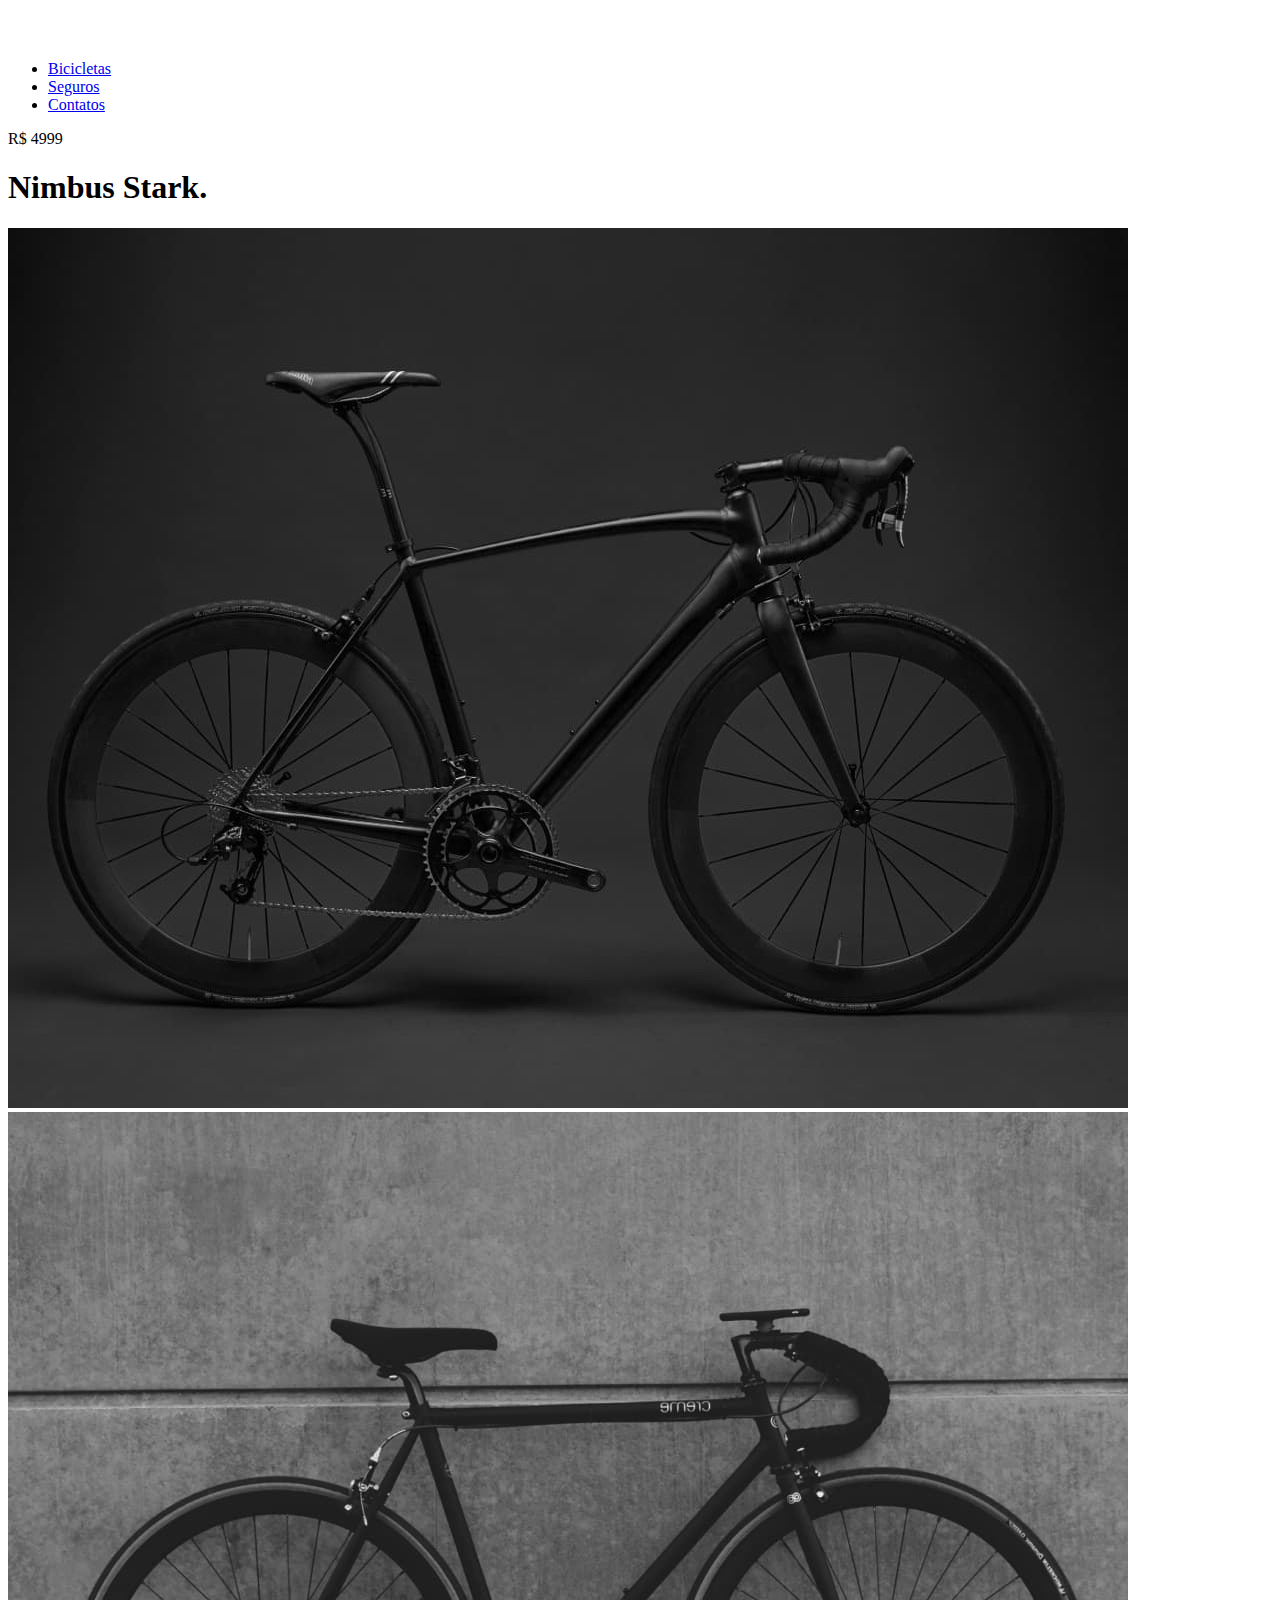
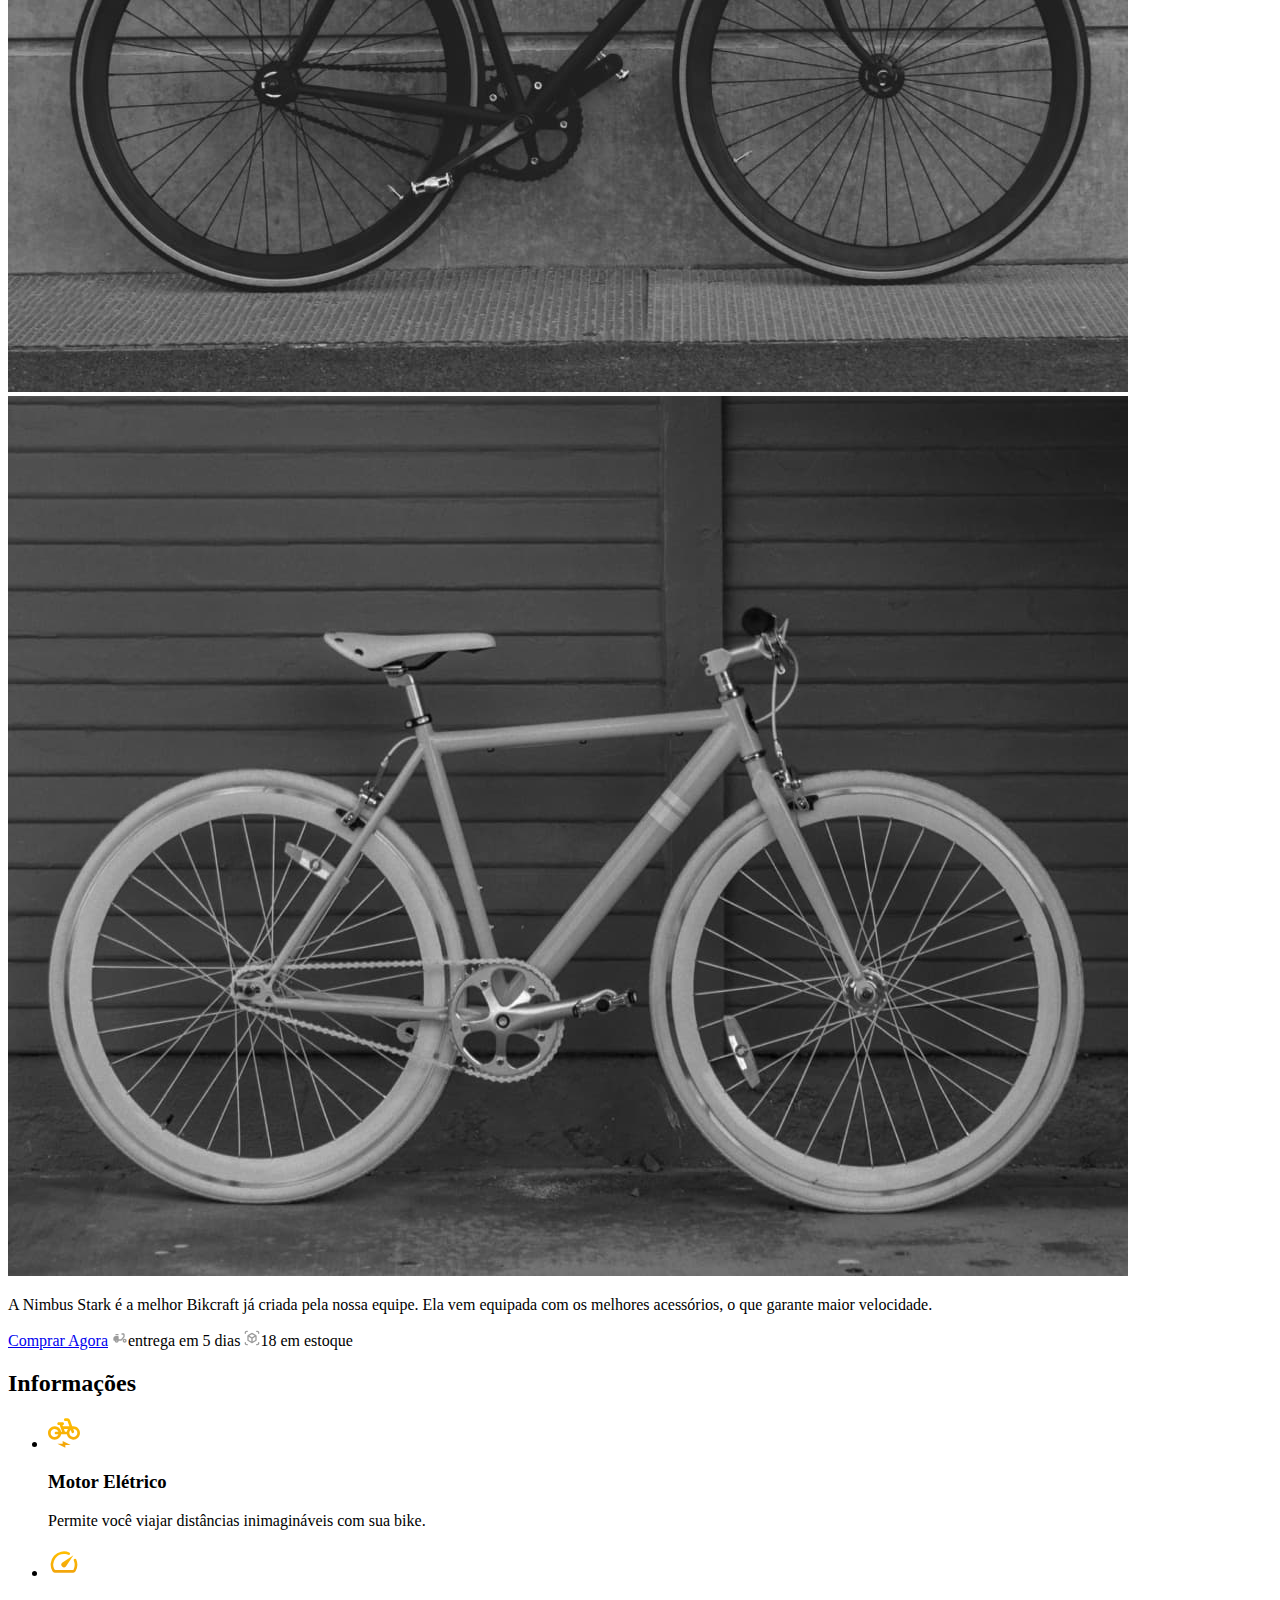
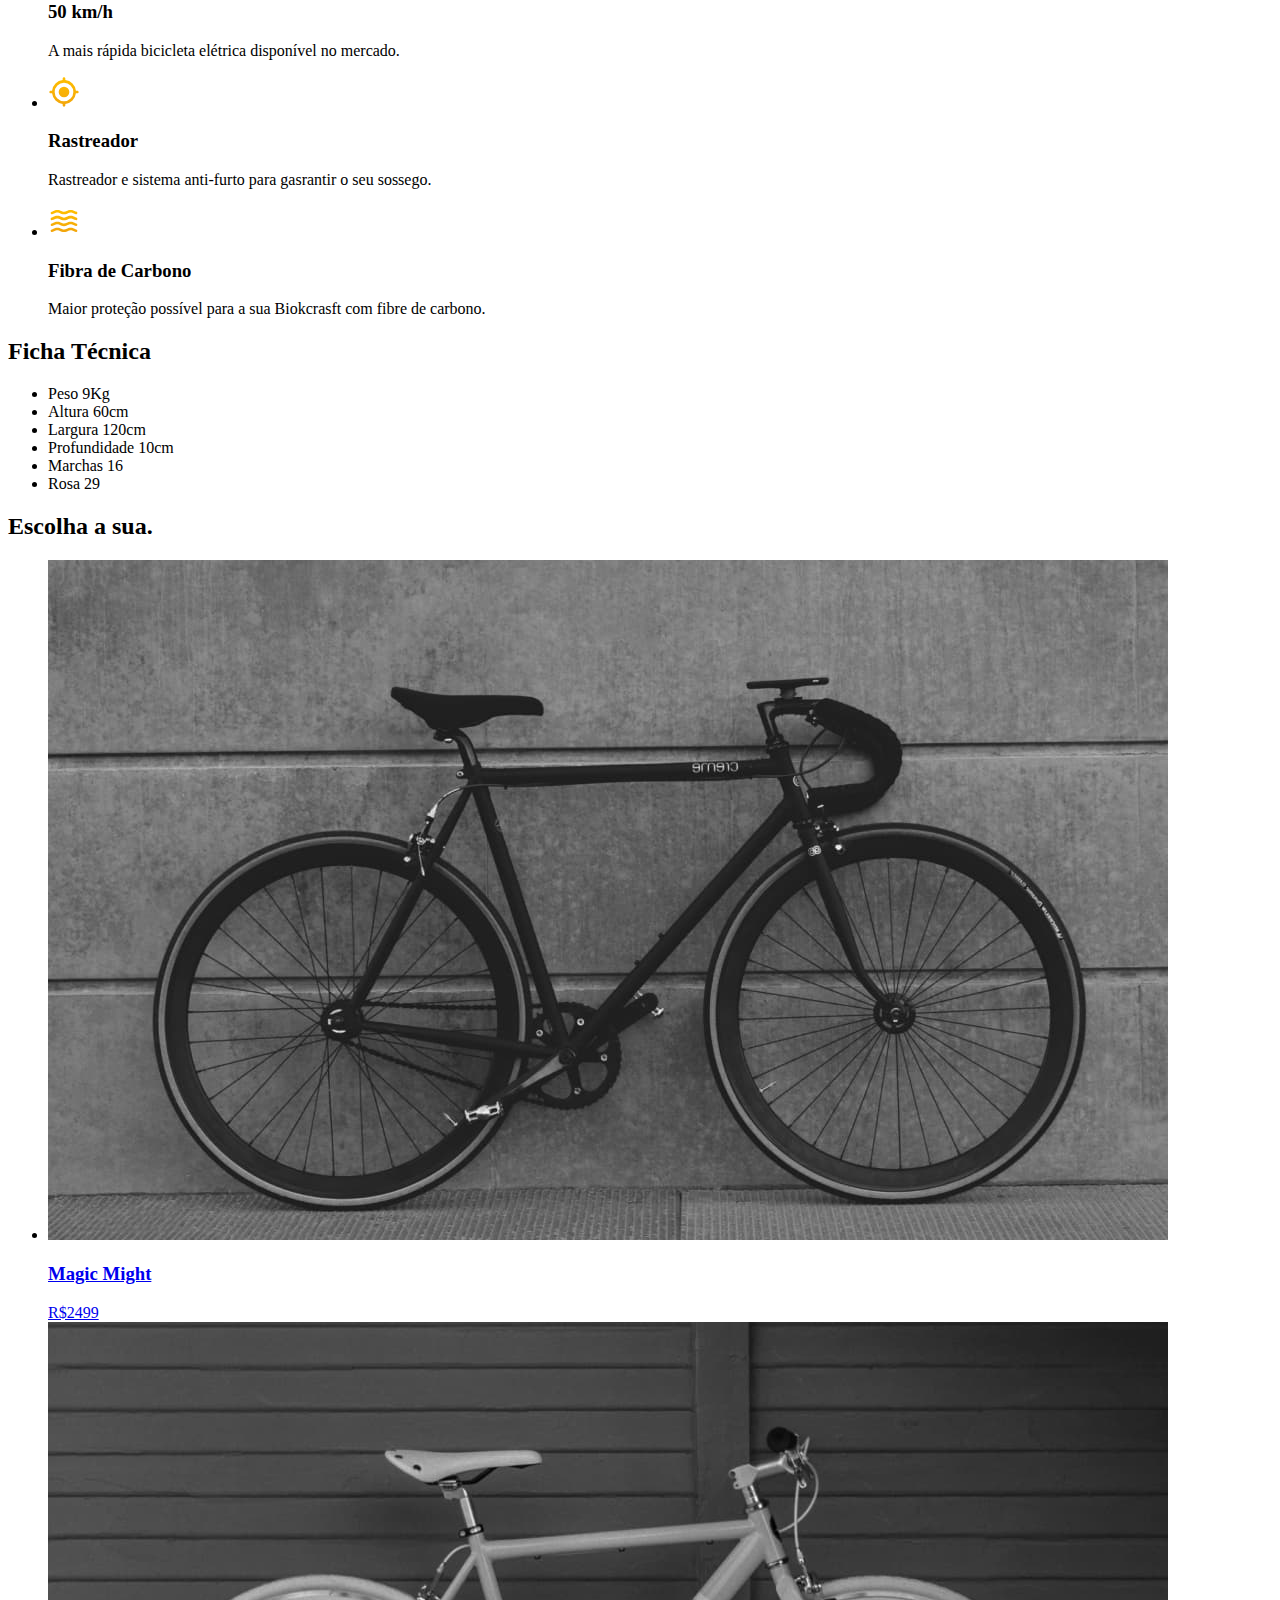
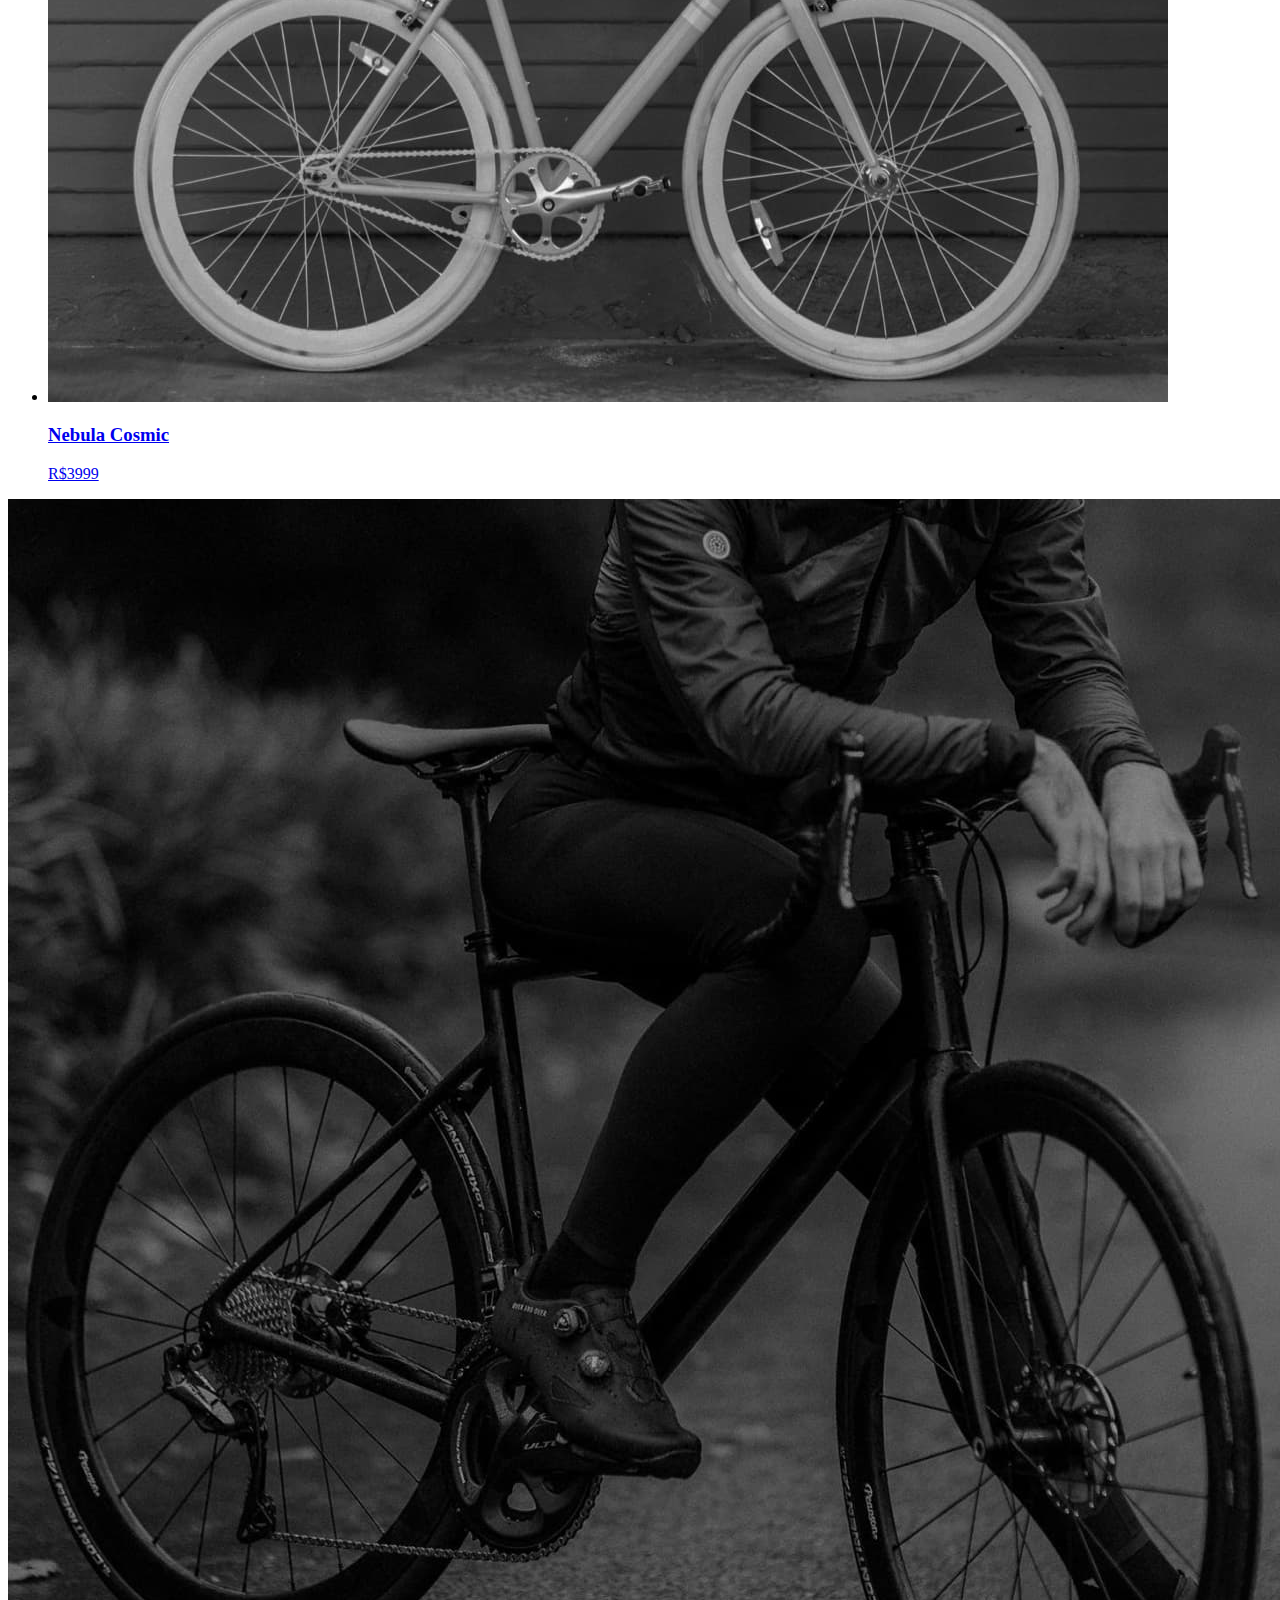
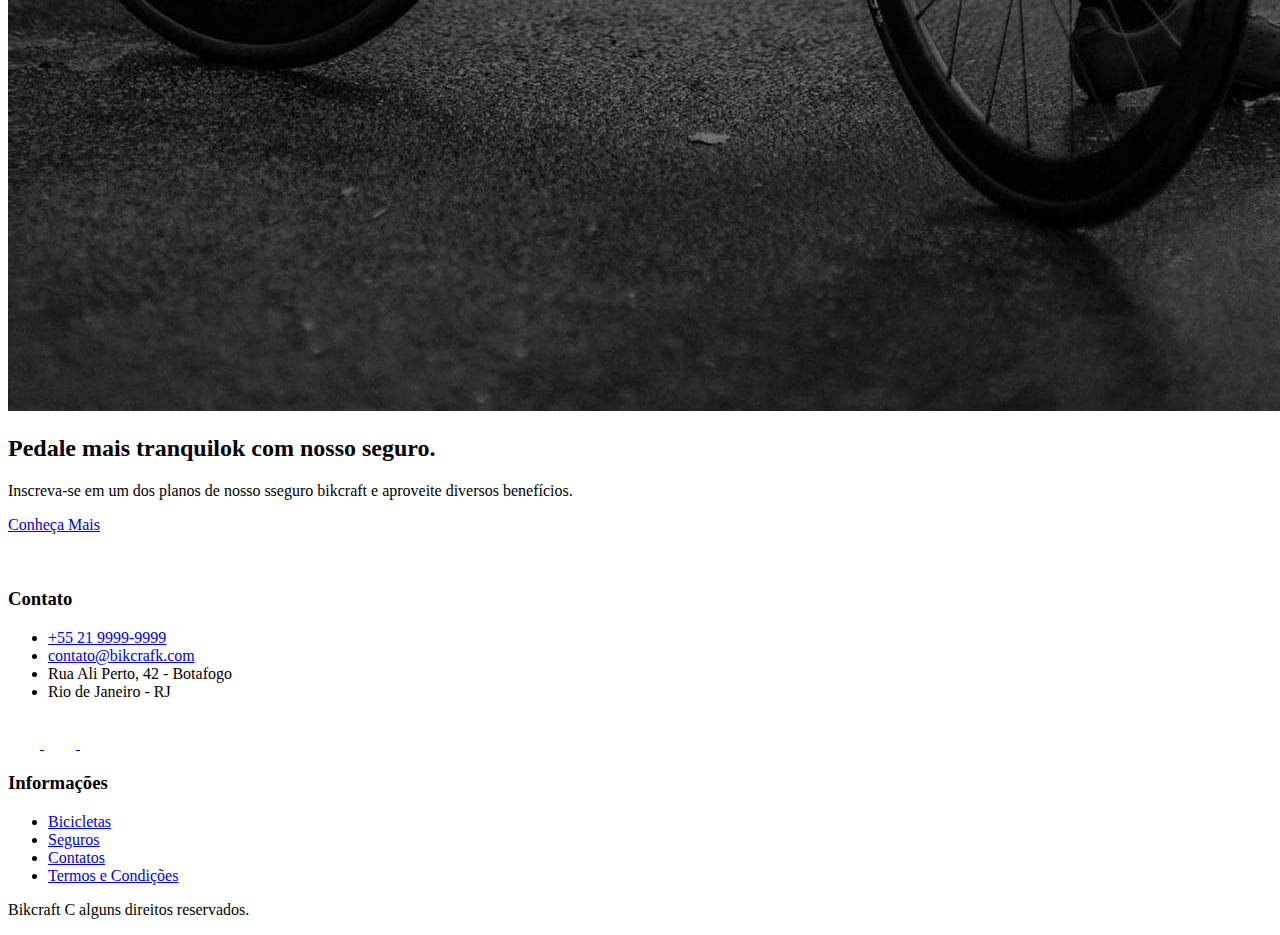
<file: bicicletas/nimbus.html>
<!DOCTYPE html>
<html lang="pt-br">

<head>
  <meta charset="UTF-8">
  <meta name="viewport" content="width=device-width, initial-scale=1.0">

  <title>Nimbus | Bikcraft</title>
  <meta name="description" content="Nimbus.">
</head>

<body id="bicicleta">
  <header class="header-bg">
    <div class="header container">
      <a href="../">
        <img src="../img/bikcraft.svg" alt="Bikcraft">
      </a>
      <nav aria-label="primaria">
        <ul class="header-menu font-1-m cor-0">
          <li><a href="../bicicletas.html">Bicicletas</a></li>
          <li><a href="../seguros.html">Seguros</a></li>
          <li><a href="../contatos.html">Contatos</a></li>
        </ul>
      </nav>
    </div>
  </header>

  <main class="titulo-bg">
    <div>
      <div class="titulo container">
        <p class="font-2-xl cor-5">R$ 4999</p>
        <h1 class="font-1-xxl cor-0">Nimbus Stark<span class="cor-p1">.</span></h1>
      </div>
    </div>
    <div class="bicicleta container">
      <div class="bicicleta-imagens">
        <img src="../img/bicicleta/nimbus1.jpg" alt="">
        <img src="../img/bicicleta/nimbus2.jpg" alt="">
        <img src="../img/bicicleta/nimbus3.jpg" alt="">
      </div>
      <div class="bicicleta-conteudo">
        <p class="font-2-l cor-5">A Nimbus Stark é a melhor Bikcraft já criada pela nossa equipe. Ela vem equipada com os melhores acessórios, o que garante maior velocidade.</p>
        <div class="bicicleta-comprar">
          <a class="botao" href="../orcamento.html">Comprar Agora</a>
          <span class="font-q-xs cor-6"><img src="../img/icones/entrega.svg" alt="">entrega em 5 dias</span>
          <span class="font-q-xs cor-6"><img src="../img/icones/estoque.svg" alt="">18 em estoque</span>
        </div>

        <h2 class="font-1-xs cor-0">Informações</h2>
        <ul class="bicicleta-informacoes">
          <li>
            <img src="../img/icones/eletrica.svg" alt="">
            <h3 class="font-1-m cor-0">Motor Elétrico</h3>
            <p class="font-2-xs cor-5">Permite você viajar distâncias inimagináveis com sua bike.</p>
          </li>
          <li>
            <img src="../img/icones/velocidade.svg" alt="">
            <h3 class="font-1-m cor-0">50 km/h</h3>
            <p class="font-2-xs cor-5">A mais rápida bicicleta elétrica disponível no mercado.</p>
          </li>
          <li>
            <img src="../img/icones/rastreador.svg" alt="">
            <h3 class="font-1-m cor-0">Rastreador</h3>
            <p class="font-2-xs cor-5">Rastreador e sistema anti-furto para gasrantir o seu sossego.</p>
          </li>
          <li>
            <img src="../img/icones/carbono.svg" alt="">
            <h3 class="font-1-m cor-0">Fibra de Carbono</h3>
            <p class="font-2-xs cor-5">Maior proteção possível para a sua Biokcrasft com fibre de carbono.</p>
          </li>
        </ul>
        <h2 class="font-1-xs cor-0">Ficha Técnica</h2>
        <ul class="bicicleta-ficha font-2-s cor-4">
          <li>Peso <span>9Kg</span></li>
          <li>Altura <span>60cm</span></li>
          <li>Largura <span>120cm</span></li>
          <li>Profundidade <span>10cm</span></li>
          <li>Marchas <span>16</span></li>
          <li>Rosa <span>29</span></li>
        </ul>
      </div>
    </div>
  </main>

  <article class="bicicletas-lista container">
    <h2 class="font-1-xxl">Escolha a sua<span class="cor-p1">.</span></h2>

    <ul class="bicicletas-lista-itens">
      <li>
        <a href="./magic.html">
          <img src="../img/bicicletas/magic.jpg" alt="Bicicleta Preta">
          <h3 class="font-1-xl">Magic Might</h3>
          <span class="font-2-m cor-8">R$2499</span>
        </a>
      </li>

      <li>
        <a href="./nebula.html">
          <img src="../img/bicicletas/nebula.jpg" alt="Bicicleta Preta">
          <h3 class="font-1-xl">Nebula Cosmic</h3>
          <span class="font-2-m cor-8">R$3999</span>
        </a>
      </li>
    </ul>
  </article>

  <article class="seguro-bg">
    <div class="seguro container">
      <div class="seguro-imagem">
        <img src="../img/fotos/seguros.jpg" alt="Pessoa parada em cima de uma bicicleta">
      </div>
      <div class="seguro-conteudo">
        <h2 class="font-1-xxl cor-0">Pedale mais tranquilok com nosso seguro<span class="cor-p1">.</span></h2>
        <p class="font-2-l cor-5">Inscreva-se em um dos planos de nosso sseguro bikcraft e aproveite diversos benefícios.</p>
        <a class="botao" href="../seguros.html">Conheça Mais</a>
      </div>
    </div>
  </article>

  <footer class="footer-bg">
    <div class="footer container">
      <img src="../img/bikcraft.svg" alt="Bikcraft">

      <div class="footer-contato">
        <h3 class="font-2-l-b cor-0">Contato</h3>
        <ul class="font-2-m cor-5">
          <li><a href="tel:+552199999999">+55 21 9999-9999</a></li>
          <li><a href="mailto:contato@bikcrafk.com">contato@bikcrafk.com</a></li>
          <li>Rua Ali Perto, 42 - Botafogo</li>
          <li>Rio de Janeiro - RJ</li>
        </ul>
        <div class="footer-redes">
          <a href="../">
            <img src="../img/redes/instagram.svg" alt="instagram">
          </a>
          <a href="../">
            <img src="../img/redes/facebook.svg" alt="Facebook">
          </a>
          <a href="../">
            <img src="../img/redes/youtube.svg" alt="You Tube">
          </a>
        </div>
      </div>

      <div class="footer-informacoes">
        <h3 class="font-2-l-b cor-0">Informações</h3>
        <nav>
          <ul class="font-1-m cor-5">
            <li><a href="../bicicletas.html">Bicicletas</a></li>
            <li><a href="../seguros.html">Seguros</a></li>
            <li><a href="../contatos.html">Contatos</a></li>
            <li><a href="../termos.html">Termos e Condições</a></li>
          </ul>
        </nav>
      </div>

      <p class="footer-copy font-2-m cor-6">Bikcraft C alguns direitos reservados.</p>

    </div>
  </footer>

</body>

</html>
</file>
<file: css/style.css>
@import "./global/global.css";
@import "./utilidades/tipografia.css";
@import "./utilidades/cores.css";

@import "./global/header.css";
@import "./global/footer.css";

/* Utilidades */
@import "./utilidades/componentes.css";
@import "./utilidades/formulario.css";

/* Home */
@import "./home/introducao.css";
@import "./home/tecnologia.css";
@import "./home/parceiros.css";
@import "./home/depoimento.css";

/* Bicicletas */
@import "./bicicletas/bicicletas-lista.css";
@import "./bicicletas/bicicletas.css";

/* Bicicleta */
@import "./bicicleta/bicicleta.css";
@import "./bicicleta/seguro.css";

/* Seguros */
@import "./seguros/seguros.css";
@import "./seguros/vantagens.css";
@import "./seguros/perguntas.css";

/* Contato */
@import "./contato/contato.css";
@import "./contato/lojas.css";

/* Orçamento */
@import "./orcamento/orcamento.css";

/* Termos */
@import "./termos/termos.css";
</file>
